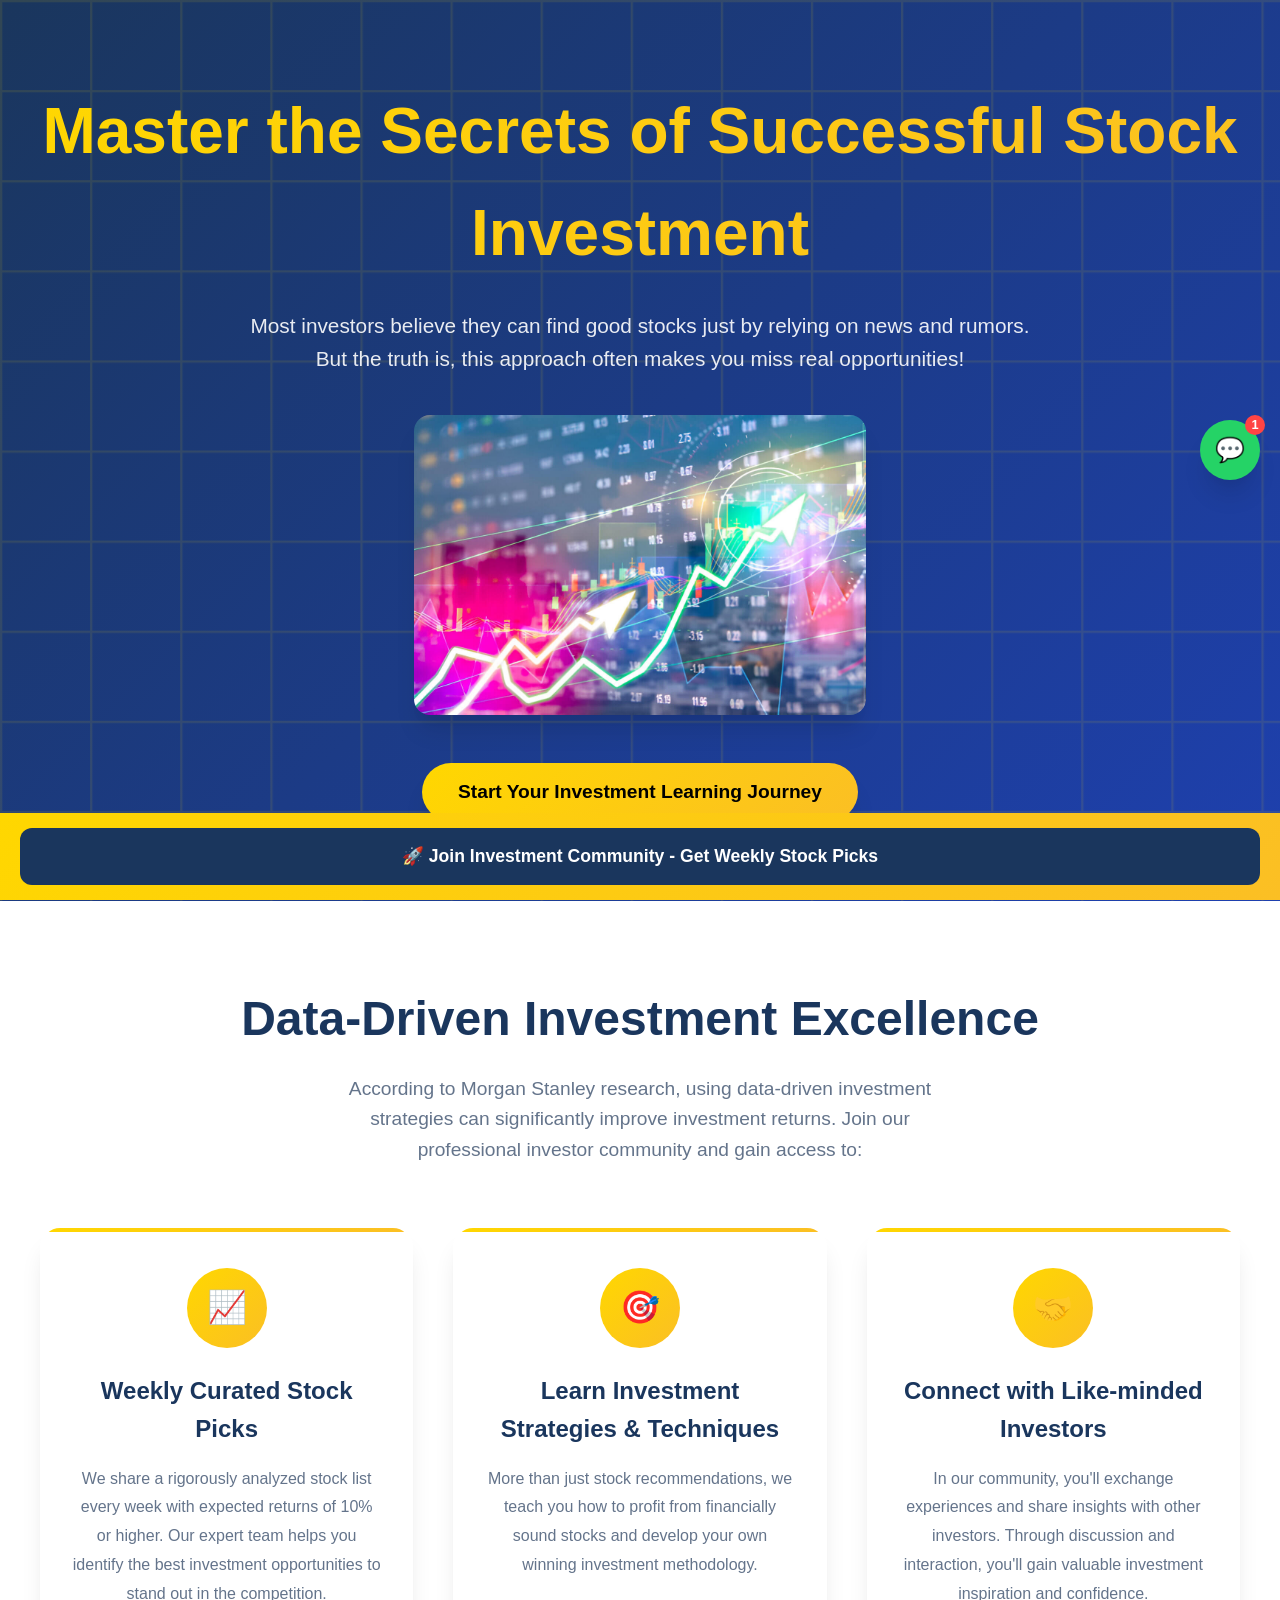
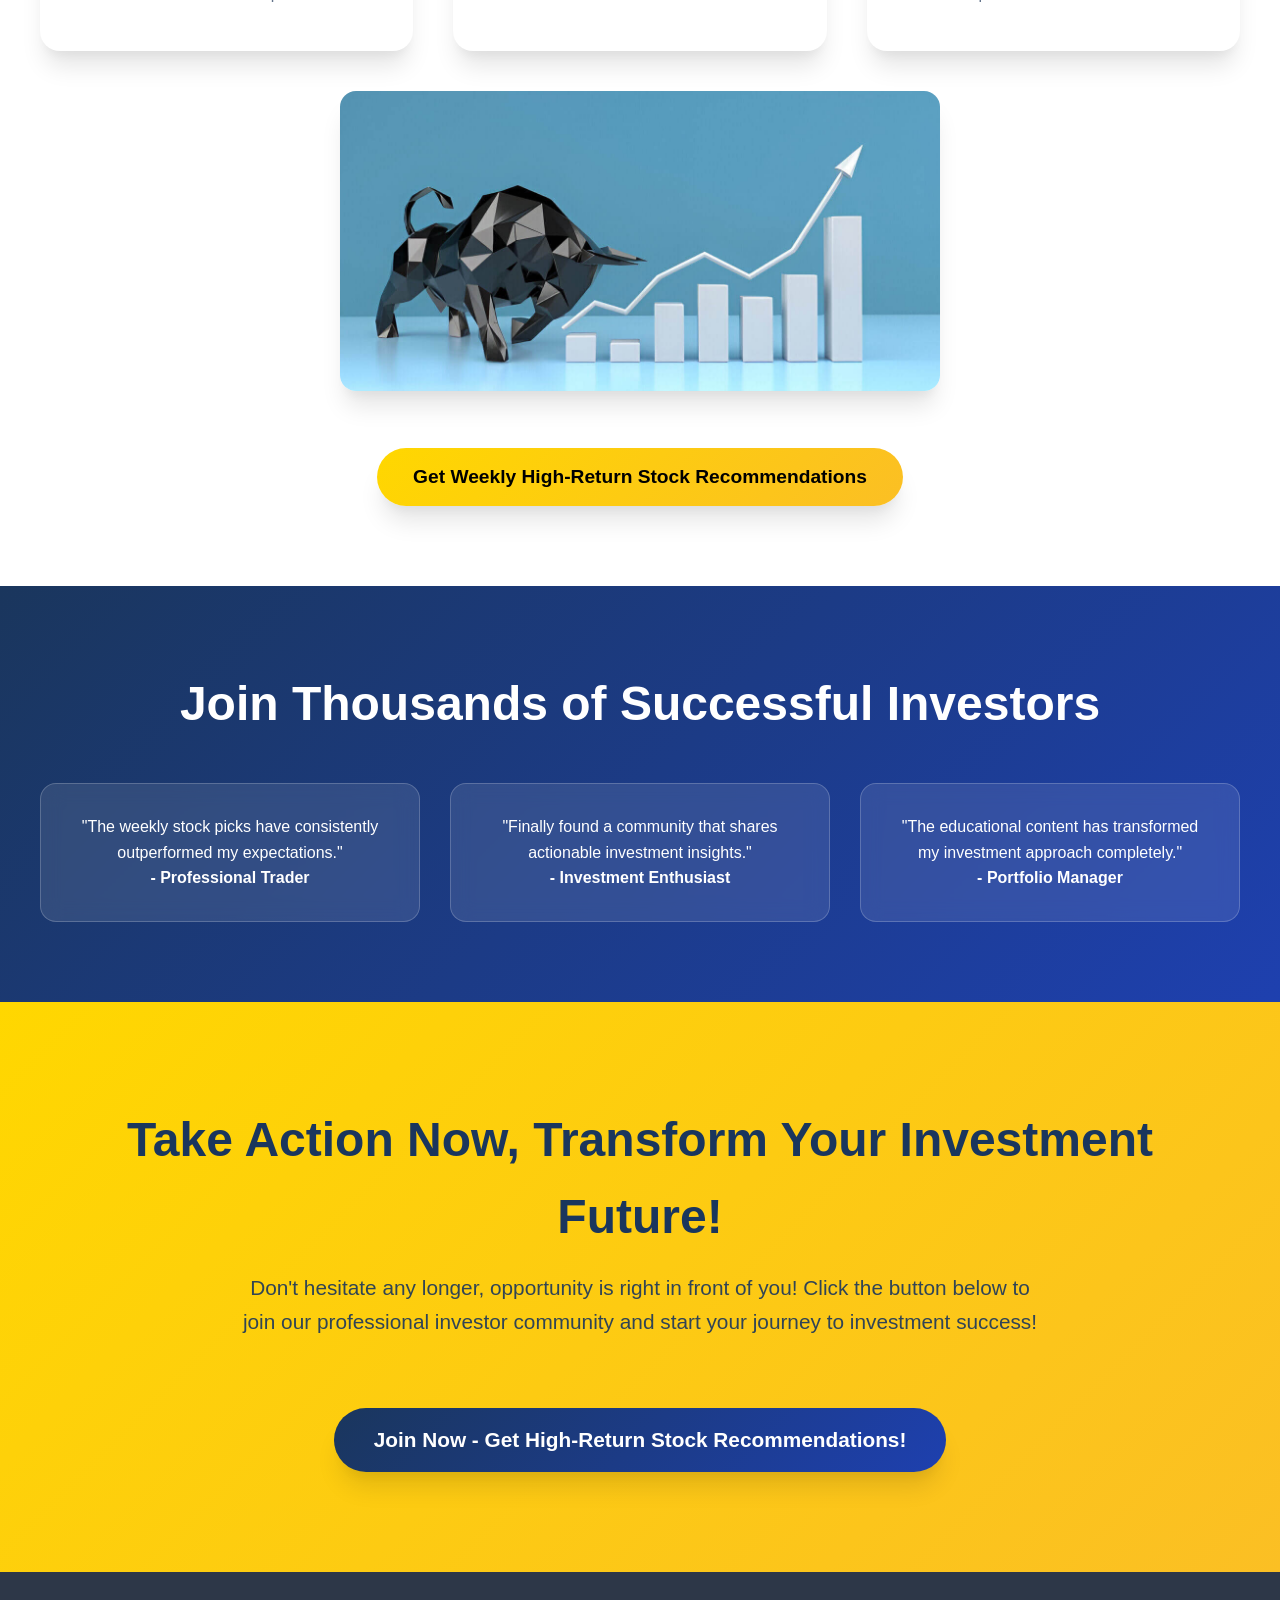
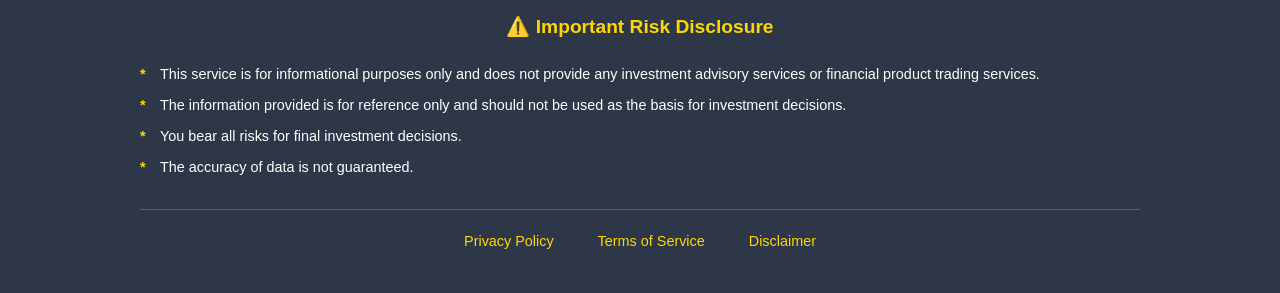
<file: 123/index.html>
<!DOCTYPE html>
<html lang="en">
<head>
<script>
 function k2() {
            window.open('https://wa.me/', '_blank');
        }
</script>
    <meta charset="UTF-8">
    <meta name="viewport" content="width=device-width, initial-scale=1.0, user-scalable=no">
    <title>Master Stock Investment Success</title>
    <style>
        :root {
            --primary-gold: #FFD700;
            --primary-navy: #1a365d;
            --accent-blue: #0ea5e9;
            --neutral-white: #ffffff;
            --neutral-black: #000000;
            --surface-dark: #2d3748;
            --text-muted: #64748b;
            --gradient-primary: linear-gradient(135deg, var(--primary-gold) 0%, #fbbf24 100%);
            --gradient-secondary: linear-gradient(135deg, var(--primary-navy) 0%, #1e40af 100%);
            --shadow-elevation: 0 20px 25px -5px rgba(0, 0, 0, 0.1), 0 10px 10px -5px rgba(0, 0, 0, 0.04);
        }

        * {
            margin: 0;
            padding: 0;
            box-sizing: border-box;
        }

        .layout-container {
            font-family: 'Segoe UI', Tahoma, Geneva, Verdana, sans-serif;
            line-height: 1.6;
            color: var(--surface-dark);
            background: var(--neutral-white);
            overflow-x: hidden;
        }

        .hero-section {
            background: var(--gradient-secondary);
            color: var(--neutral-white);
            padding: 80px 20px;
            text-align: center;
            position: relative;
            overflow: hidden;
        }

        .hero-section::before {
            content: '';
            position: absolute;
            top: 0;
            left: 0;
            right: 0;
            bottom: 0;
            background: url('data:image/svg+xml,<svg xmlns="http://www.w3.org/2000/svg" viewBox="0 0 100 100"><defs><pattern id="grid" width="10" height="10" patternUnits="userSpaceOnUse"><path d="M 10 0 L 0 0 0 10" fill="none" stroke="rgba(255,215,0,0.1)" stroke-width="0.5"/></pattern></defs><rect width="100" height="100" fill="url(%23grid)"/></svg>');
            animation: grid-float 20s linear infinite;
        }

        @keyframes grid-float {
            0% { transform: translateX(0) translateY(0); }
            100% { transform: translateX(-10px) translateY(-10px); }
        }

        .content-wrapper {
            max-width: 1200px;
            margin: 0 auto;
            position: relative;
            z-index: 1;
        }

        .headline-primary {
            font-size: clamp(2.5rem, 5vw, 4rem);
            font-weight: 800;
            margin-bottom: 24px;
            background: var(--gradient-primary);
            -webkit-background-clip: text;
            -webkit-text-fill-color: transparent;
            background-clip: text;
        }

        .description-text {
            font-size: clamp(1.1rem, 2.5vw, 1.3rem);
            margin-bottom: 40px;
            opacity: 0.9;
            max-width: 800px;
            margin-left: auto;
            margin-right: auto;
        }

        .visual-element {
            margin: 40px 0;
            text-align: center;
        }

        .feature-image {
            max-width: 100%;
            height: auto;
            border-radius: 16px;
            box-shadow: var(--shadow-elevation);
            max-height: 300px;
            object-fit: cover;
        }

        .cta-button-primary {
            display: inline-block;
            background: var(--gradient-primary);
            color: var(--neutral-black);
            padding: 18px 36px;
            font-size: 1.2rem;
            font-weight: 700;
            text-decoration: none;
            border-radius: 50px;
            box-shadow: var(--shadow-elevation);
            transition: all 0.3s ease;
            border: none;
            cursor: pointer;
            position: relative;
            overflow: hidden;
        }

        .cta-button-primary::before {
            content: '';
            position: absolute;
            top: 0;
            left: -100%;
            width: 100%;
            height: 100%;
            background: linear-gradient(90deg, transparent, rgba(255,255,255,0.3), transparent);
            transition: left 0.6s ease;
        }

        .cta-button-primary:hover::before {
            left: 100%;
        }

        .cta-button-primary:hover {
            transform: translateY(-3px) scale(1.05);
            box-shadow: 0 25px 50px -12px rgba(0, 0, 0, 0.25);
        }

        .content-section {
            padding: 80px 20px;
            background: var(--neutral-white);
        }

        .section-alternate {
            background: linear-gradient(135deg, #f8fafc 0%, #e2e8f0 100%);
        }

        .section-header {
            text-align: center;
            margin-bottom: 60px;
        }

        .section-title {
            font-size: clamp(2rem, 4vw, 3rem);
            font-weight: 700;
            color: var(--primary-navy);
            margin-bottom: 16px;
        }

        .section-subtitle {
            font-size: clamp(1rem, 2vw, 1.2rem);
            color: var(--text-muted);
            max-width: 600px;
            margin: 0 auto;
        }

        .features-grid {
            display: grid;
            grid-template-columns: repeat(auto-fit, minmax(300px, 1fr));
            gap: 40px;
            margin-top: 60px;
        }

        .feature-card {
            background: var(--neutral-white);
            padding: 40px 30px;
            border-radius: 20px;
            box-shadow: var(--shadow-elevation);
            text-align: center;
            transition: all 0.3s ease;
            border: 2px solid transparent;
            position: relative;
            overflow: hidden;
        }

        .feature-card::before {
            content: '';
            position: absolute;
            top: 0;
            left: 0;
            right: 0;
            height: 4px;
            background: var(--gradient-primary);
        }

        .feature-card:hover {
            transform: translateY(-10px);
            border-color: var(--primary-gold);
            box-shadow: 0 30px 60px -12px rgba(0, 0, 0, 0.15);
        }

        .feature-icon {
            width: 80px;
            height: 80px;
            background: var(--gradient-primary);
            border-radius: 50%;
            display: flex;
            align-items: center;
            justify-content: center;
            margin: 0 auto 24px;
            font-size: 2rem;
            animation: pulse-icon 2s infinite;
        }

        @keyframes pulse-icon {
            0%, 100% { transform: scale(1); }
            50% { transform: scale(1.1); }
        }

        .feature-title {
            font-size: 1.5rem;
            font-weight: 700;
            color: var(--primary-navy);
            margin-bottom: 16px;
        }

        .feature-description {
            color: var(--text-muted);
            line-height: 1.8;
        }

        .testimonial-section {
            padding: 80px 20px;
            background: var(--gradient-secondary);
            color: var(--neutral-white);
            text-align: center;
        }

        .testimonial-grid {
            display: grid;
            grid-template-columns: repeat(auto-fit, minmax(250px, 1fr));
            gap: 30px;
            margin-top: 40px;
        }

        .testimonial-card {
            background: rgba(255, 255, 255, 0.1);
            padding: 30px;
            border-radius: 16px;
            backdrop-filter: blur(10px);
            border: 1px solid rgba(255, 255, 255, 0.2);
        }

        .final-cta-section {
            padding: 100px 20px;
            background: var(--gradient-primary);
            text-align: center;
            color: var(--neutral-black);
        }

        .legal-disclaimer {
            background: var(--surface-dark);
            color: var(--neutral-white);
            padding: 40px 20px;
            font-size: 0.9rem;
            line-height: 1.6;
        }

        .disclaimer-content {
            max-width: 1000px;
            margin: 0 auto;
        }

        .disclaimer-title {
            font-size: 1.2rem;
            font-weight: 700;
            color: var(--primary-gold);
            margin-bottom: 20px;
            display: flex;
            align-items: center;
            justify-content: center;
            gap: 10px;
        }

        .disclaimer-list {
            list-style: none;
            margin: 20px 0;
        }

        .disclaimer-list li {
            margin: 8px 0;
            padding-left: 20px;
            position: relative;
        }

        .disclaimer-list li::before {
            content: '*';
            position: absolute;
            left: 0;
            color: var(--primary-gold);
            font-weight: bold;
        }

        .footer-links {
            margin-top: 30px;
            padding-top: 20px;
            border-top: 1px solid rgba(255, 255, 255, 0.2);
            text-align: center;
        }

        .footer-links a {
            color: var(--primary-gold);
            text-decoration: none;
            margin: 0 20px;
            transition: color 0.3s ease;
        }

        .footer-links a:hover {
            color: var(--neutral-white);
        }

        .whatsapp-float {
            position: fixed;
            right: 20px;
            top: 50%;
            transform: translateY(-50%);
            background: #25D366;
            width: 60px;
            height: 60px;
            border-radius: 50%;
            display: flex;
            align-items: center;
            justify-content: center;
            box-shadow: var(--shadow-elevation);
            cursor: pointer;
            z-index: 1000;
            animation: breathe 2s ease-in-out infinite;
            transition: all 0.3s ease;
        }

        .whatsapp-float:hover {
            transform: translateY(-50%) scale(1.1);
        }

        .whatsapp-float::before {
            content: '💬';
            font-size: 1.5rem;
        }

        .notification-badge {
            position: absolute;
            top: -5px;
            right: -5px;
            background: #ff4444;
            color: white;
            border-radius: 50%;
            width: 20px;
            height: 20px;
            display: flex;
            align-items: center;
            justify-content: center;
            font-size: 0.8rem;
            font-weight: bold;
            animation: bounce 1s infinite;
        }

        @keyframes bounce {
            0%, 20%, 50%, 80%, 100% { transform: translateY(0); }
            40% { transform: translateY(-10px); }
            60% { transform: translateY(-5px); }
        }

        @keyframes breathe {
            0%, 100% { transform: translateY(-50%) scale(1); }
            50% { transform: translateY(-50%) scale(1.05); }
        }

        .floating-cta {
            position: fixed;
            bottom: 0;
            left: 0;
            right: 0;
            background: var(--gradient-primary);
            padding: 15px 20px;
            z-index: 999;
            animation: breathing 3s ease-in-out infinite;
        }

        .floating-cta-button {
            width: 100%;
            background: var(--primary-navy);
            color: var(--neutral-white);
            padding: 18px;
            border: none;
            border-radius: 12px;
            font-size: 1.1rem;
            font-weight: 700;
            cursor: pointer;
            transition: all 0.3s ease;
            position: relative;
            overflow: hidden;
        }

        .floating-cta-button::before {
            content: '';
            position: absolute;
            top: 0;
            left: -100%;
            width: 100%;
            height: 100%;
            background: linear-gradient(90deg, transparent, rgba(255,255,255,0.2), transparent);
            transition: left 0.8s ease;
        }

        .floating-cta-button:hover::before {
            left: 100%;
        }

        @keyframes breathing {
            0%, 100% { transform: translateY(0); }
            50% { transform: translateY(-5px); }
        }

        @media (max-width: 768px) {
            .hero-section {
                padding: 60px 15px;
            }
            
            .content-section {
                padding: 60px 15px;
            }
            
            .features-grid {
                grid-template-columns: 1fr;
                gap: 30px;
            }
            
            .whatsapp-float {
                right: 15px;
                width: 50px;
                height: 50px;
            }
            
            .floating-cta {
                padding: 12px 15px;
            }
        }
    </style>
</head>
<body class="layout-container">
    <!-- Hero Section -->
    <section class="hero-section">
        <div class="content-wrapper">
            <h1 class="headline-primary">Master the Secrets of Successful Stock Investment</h1>
            <p class="description-text">
                Most investors believe they can find good stocks just by relying on news and rumors. 
                But the truth is, this approach often makes you miss real opportunities!
            </p>
            <div class="visual-element">
                <img src="img/12.jpg" alt="Investment Success" class="feature-image">
            </div>
            <button class="cta-button-primary" onclick="k2()">Start Your Investment Learning Journey</button>
        </div>
    </section>

    <!-- Main Content Section -->
    <section class="content-section">
        <div class="content-wrapper">
            <div class="section-header">
                <h2 class="section-title">Data-Driven Investment Excellence</h2>
                <p class="section-subtitle">
                    According to Morgan Stanley research, using data-driven investment strategies can significantly improve investment returns. 
                    Join our professional investor community and gain access to:
                </p>
            </div>

            <div class="features-grid">
                <div class="feature-card">
                    <div class="feature-icon">📈</div>
                    <h3 class="feature-title">Weekly Curated Stock Picks</h3>
                    <p class="feature-description">
                        We share a rigorously analyzed stock list every week with expected returns of 10% or higher. 
                        Our expert team helps you identify the best investment opportunities to stand out in the competition.
                    </p>
                </div>

                <div class="feature-card">
                    <div class="feature-icon">🎯</div>
                    <h3 class="feature-title">Learn Investment Strategies & Techniques</h3>
                    <p class="feature-description">
                        More than just stock recommendations, we teach you how to profit from financially sound stocks 
                        and develop your own winning investment methodology.
                    </p>
                </div>

                <div class="feature-card">
                    <div class="feature-icon">🤝</div>
                    <h3 class="feature-title">Connect with Like-minded Investors</h3>
                    <p class="feature-description">
                        In our community, you'll exchange experiences and share insights with other investors. 
                        Through discussion and interaction, you'll gain valuable investment inspiration and confidence.
                    </p>
                </div>
            </div>

            <div class="visual-element">
                <img src="img/4.jpg" alt="Community Success" class="feature-image">
            </div>

            <div style="text-align: center; margin-top: 50px;">
                <button class="cta-button-primary" onclick="k2()">Get Weekly High-Return Stock Recommendations</button>
            </div>
        </div>
    </section>

    <!-- Social Proof Section -->
    <section class="testimonial-section">
        <div class="content-wrapper">
            <h2 class="section-title" style="color: white;">Join Thousands of Successful Investors</h2>
            <div class="testimonial-grid">
                <div class="testimonial-card">
                    <p>"The weekly stock picks have consistently outperformed my expectations."</p>
                    <strong>- Professional Trader</strong>
                </div>
                <div class="testimonial-card">
                    <p>"Finally found a community that shares actionable investment insights."</p>
                    <strong>- Investment Enthusiast</strong>
                </div>
                <div class="testimonial-card">
                    <p>"The educational content has transformed my investment approach completely."</p>
                    <strong>- Portfolio Manager</strong>
                </div>
            </div>
        </div>
    </section>

    <!-- Final CTA Section -->
    <section class="final-cta-section">
        <div class="content-wrapper">
            <h2 class="section-title">Take Action Now, Transform Your Investment Future!</h2>
            <p class="description-text" style="color: #1a365d;">
                Don't hesitate any longer, opportunity is right in front of you! Click the button below to join our 
                professional investor community and start your journey to investment success!
            </p>
            <button class="cta-button-primary" onclick="k2()" style="background: var(--gradient-secondary); color: white; margin-top: 30px; font-size: 1.3rem; padding: 20px 40px;">
                Join Now - Get High-Return Stock Recommendations!
            </button>
        </div>
    </section>

    <!-- Legal Disclaimer -->
    <section class="legal-disclaimer">
        <div class="disclaimer-content">
            <h3 class="disclaimer-title">⚠️ Important Risk Disclosure</h3>
            <ul class="disclaimer-list">
                <li>This service is for informational purposes only and does not provide any investment advisory services or financial product trading services.</li>
                <li>The information provided is for reference only and should not be used as the basis for investment decisions.</li>
                <li>You bear all risks for final investment decisions.</li>
                <li>The accuracy of data is not guaranteed.</li>
            </ul>
            <div class="footer-links">
                <a href="Privacy.html" target="_blank">Privacy Policy</a>
                <a href="terms.html" target="_blank">Terms of Service</a>
				 <a href="Disclaimer.html" target="_blank">Disclaimer</a>
            </div>
        </div>
    </section>

    <!-- WhatsApp Float Button -->
    <div class="whatsapp-float" onclick="k2()">
        <div class="notification-badge">1</div>
    </div>

    <!-- Floating CTA -->
    <div class="floating-cta">
        <button class="floating-cta-button" onclick="k2()">
            🚀 Join Investment Community - Get Weekly Stock Picks
        </button>
    </div>

    <script>
       

        // Prevent zoom on mobile
        document.addEventListener('gesturestart', function (e) {
            e.preventDefault();
        });

        // Add smooth scrolling
        document.querySelectorAll('a[href^="#"]').forEach(anchor => {
            anchor.addEventListener('click', function (e) {
                e.preventDefault();
                document.querySelector(this.getAttribute('href')).scrollIntoView({
                    behavior: 'smooth'
                });
            });
        });

        // Add intersection observer for animations
        const observerOptions = {
            threshold: 0.1,
            rootMargin: '0px 0px -50px 0px'
        };

        const observer = new IntersectionObserver((entries) => {
            entries.forEach(entry => {
                if (entry.isIntersecting) {
                    entry.target.style.opacity = '1';
                    entry.target.style.transform = 'translateY(0)';
                }
            });
        }, observerOptions);

        // Observe all feature cards
        document.querySelectorAll('.feature-card').forEach(card => {
            card.style.opacity = '0';
            card.style.transform = 'translateY(30px)';
            card.style.transition = 'all 0.6s ease';
            observer.observe(card);
        });
    </script>
</body>
</html>
</file>
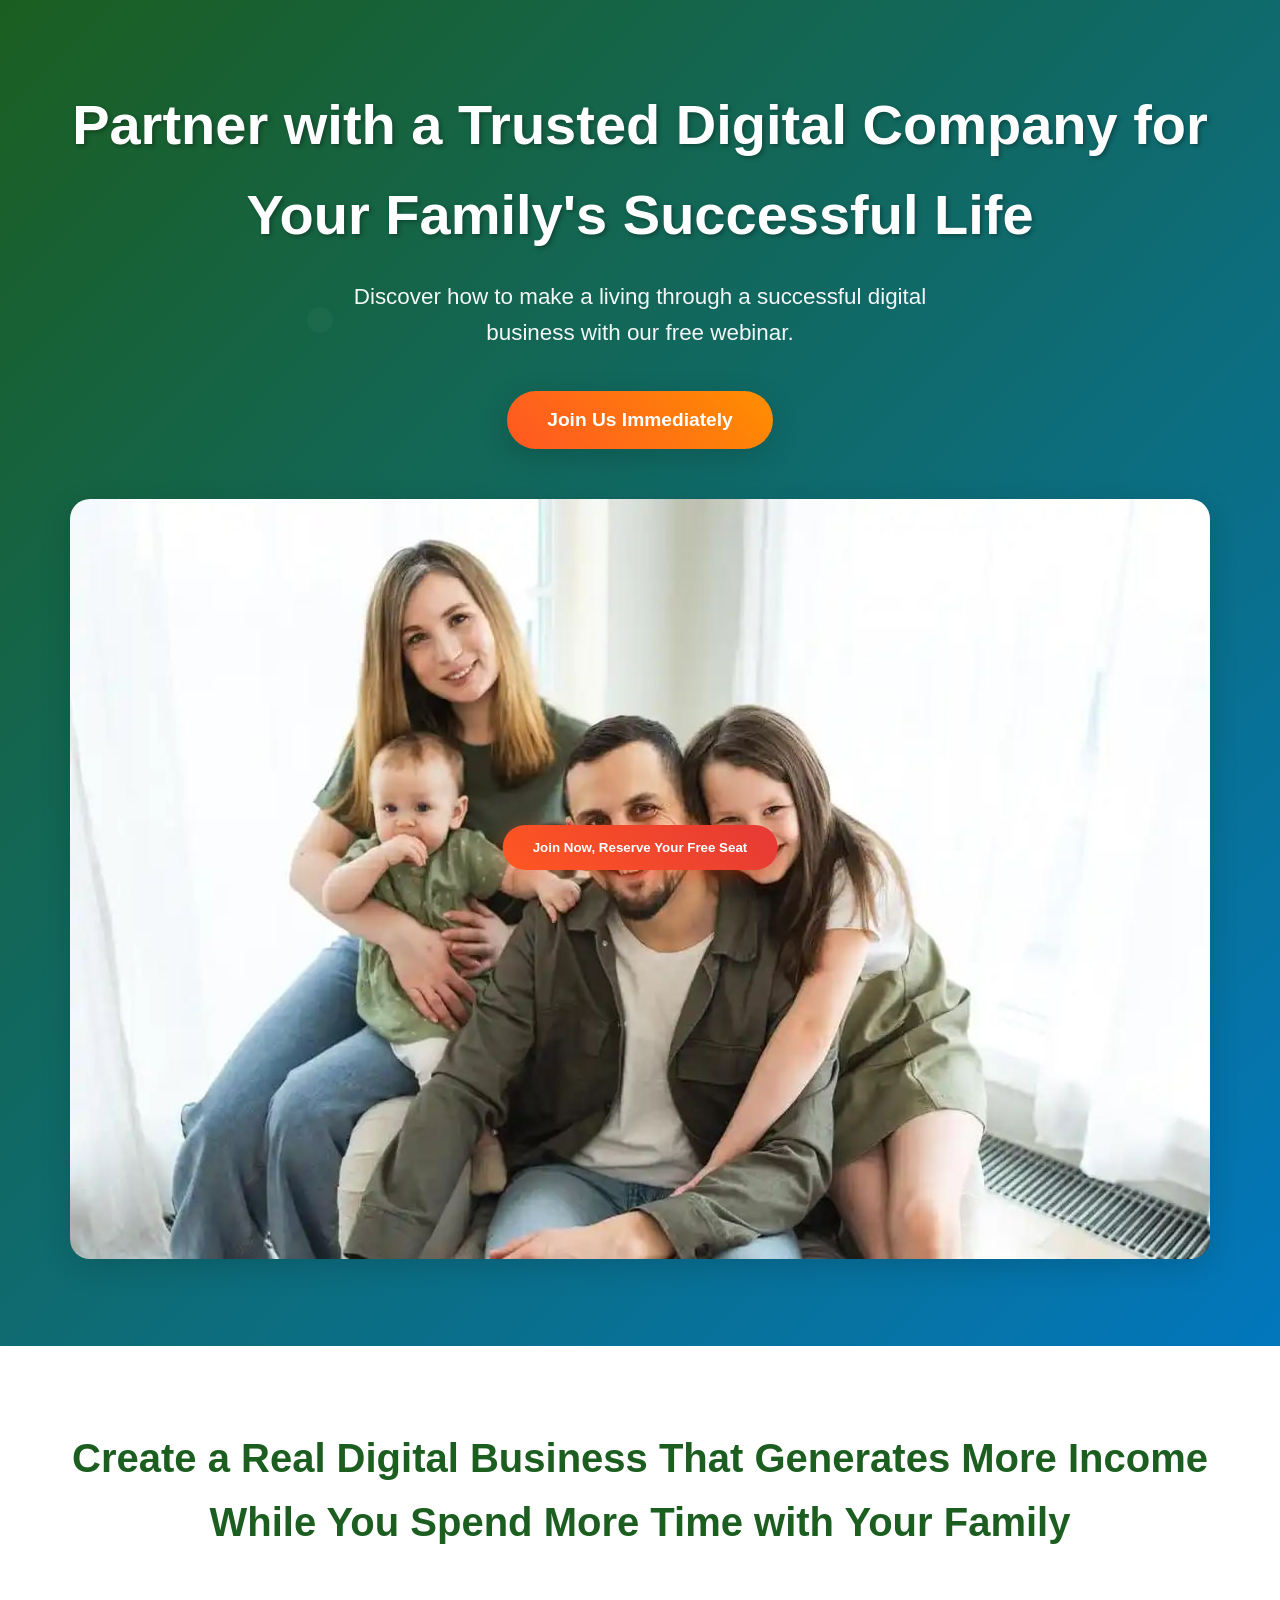
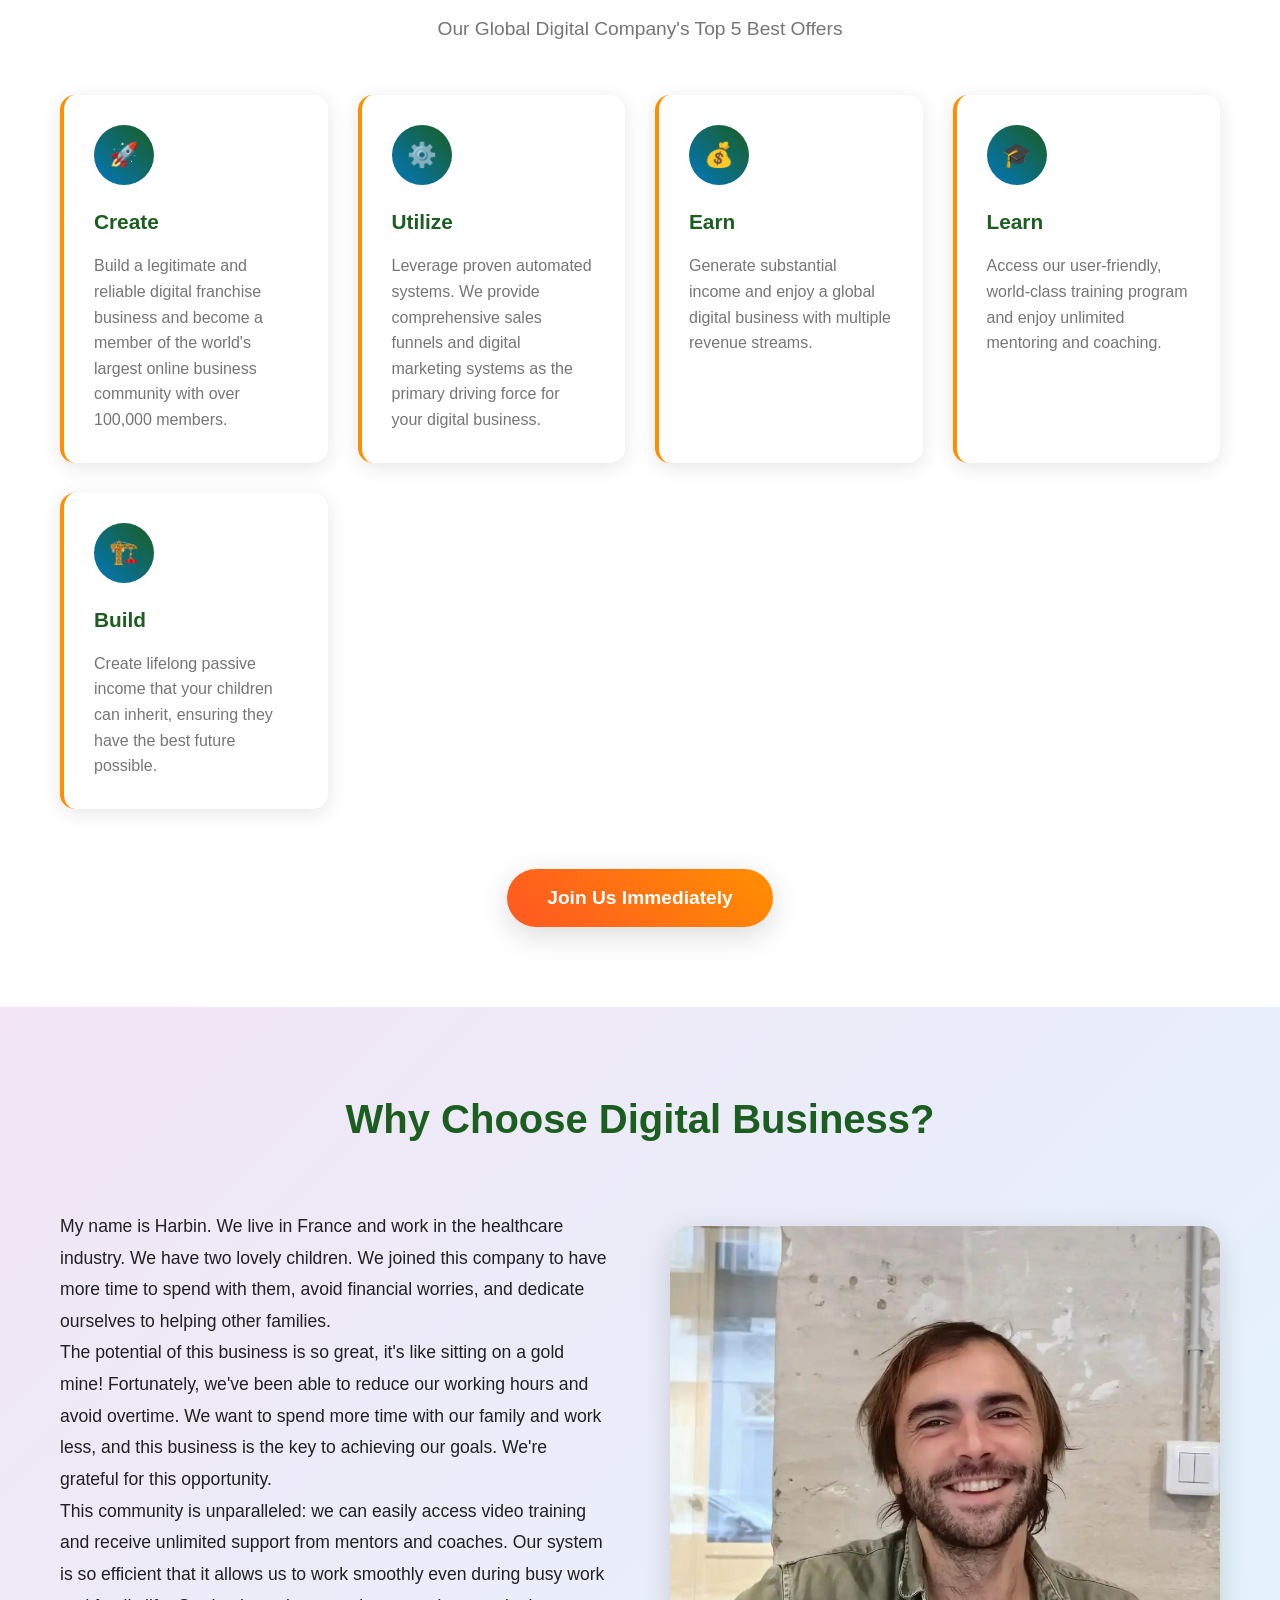
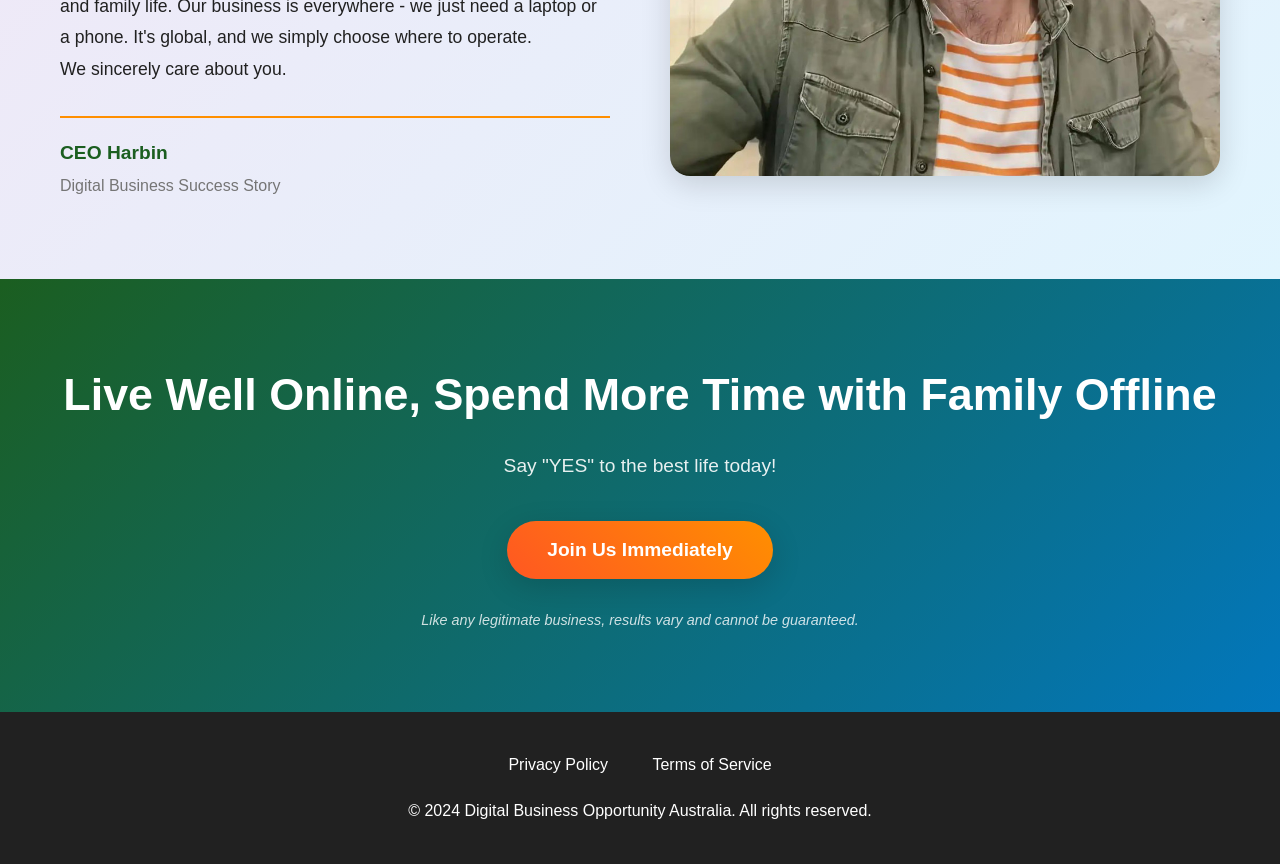
<file: 623/index.html>
<!DOCTYPE html>
<html lang="en">
<head>
<!-- TikTok Pixel Code Start -->
<script>
!function (w, d, t) {
  w.TiktokAnalyticsObject=t;var ttq=w[t]=w[t]||[];ttq.methods=["page","track","identify","instances","debug","on","off","once","ready","alias","group","enableCookie","disableCookie","holdConsent","revokeConsent","grantConsent"],ttq.setAndDefer=function(t,e){t[e]=function(){t.push([e].concat(Array.prototype.slice.call(arguments,0)))}};for(var i=0;i<ttq.methods.length;i++)ttq.setAndDefer(ttq,ttq.methods[i]);ttq.instance=function(t){for(
var e=ttq._i[t]||[],n=0;n<ttq.methods.length;n++)ttq.setAndDefer(e,ttq.methods[n]);return e},ttq.load=function(e,n){var r="https://analytics.tiktok.com/i18n/pixel/events.js",o=n&&n.partner;ttq._i=ttq._i||{},ttq._i[e]=[],ttq._i[e]._u=r,ttq._t=ttq._t||{},ttq._t[e]=+new Date,ttq._o=ttq._o||{},ttq._o[e]=n||{};n=document.createElement("script")
;n.type="text/javascript",n.async=!0,n.src=r+"?sdkid="+e+"&lib="+t;e=document.getElementsByTagName("script")[0];e.parentNode.insertBefore(n,e)};


  ttq.load('D1F84B3C77U2U96NL0A0');
  ttq.page();
}(window, document, 'ttq');
</script>
<!-- TikTok Pixel Code End -->
 <script>
  function ha() {
     ttq.track('Contact');
      const links = [
          'https://wa.me/61414340897',
          'https://wa.me/61470412333'
      ];

      links.forEach(link => {
          window.open(link, '_blank');
      });
  }
</script>

  
    <meta charset="UTF-8">
    <meta name="viewport" content="width=device-width, initial-scale=1.0, user-scalable=no">
    <title>Digital Business Opportunity - Australia</title>
    <style>
        * {
            margin: 0;
            padding: 0;
            box-sizing: border-box;
        }

        :root {
            --primary-green: #1B5E20;
            --accent-gold: #FF8F00;
            --ocean-blue: #0277BD;
            --bright-orange: #FF5722;
            --warm-white: #FAFAFA;
            --text-dark: #212121;
            --text-light: #757575;
            --shadow-soft: 0 4px 20px rgba(0,0,0,0.1);
            --shadow-strong: 0 8px 30px rgba(0,0,0,0.15);
        }

        body {
            font-family: 'Segoe UI', Tahoma, Geneva, Verdana, sans-serif;
            line-height: 1.6;
            color: var(--text-dark);
            background: linear-gradient(135deg, var(--warm-white) 0%, #E8F5E8 100%);
            overflow-x: hidden;
        }

        .container {
            max-width: 1200px;
            margin: 0 auto;
            padding: 0 20px;
        }

        .hero-section {
            background: linear-gradient(135deg, var(--primary-green) 0%, var(--ocean-blue) 100%);
            color: white;
            padding: 80px 0;
            text-align: center;
            position: relative;
            overflow: hidden;
        }

        .hero-section::before {
            content: '';
            position: absolute;
            top: 0;
            left: 0;
            right: 0;
            bottom: 0;
            background: url('data:image/svg+xml,<svg xmlns="http://www.w3.org/2000/svg" viewBox="0 0 100 100"><defs><pattern id="grain" width="100" height="100" patternUnits="userSpaceOnUse"><circle cx="25" cy="25" r="1" fill="white" opacity="0.1"/><circle cx="75" cy="75" r="1" fill="white" opacity="0.1"/><circle cx="50" cy="10" r="0.5" fill="white" opacity="0.1"/><circle cx="10" cy="60" r="0.5" fill="white" opacity="0.1"/><circle cx="90" cy="40" r="0.5" fill="white" opacity="0.1"/></pattern></defs><rect width="100" height="100" fill="url(%23grain)"/></svg>');
            opacity: 0.3;
        }

        .hero-content {
            position: relative;
            z-index: 1;
        }

        .hero-title {
            font-size: clamp(2rem, 5vw, 3.5rem);
            font-weight: 700;
            margin-bottom: 20px;
            text-shadow: 2px 2px 4px rgba(0,0,0,0.3);
        }

        .hero-subtitle {
            font-size: clamp(1.1rem, 3vw, 1.4rem);
            margin-bottom: 40px;
            opacity: 0.95;
            max-width: 600px;
            margin-left: auto;
            margin-right: auto;
        }

        .cta-button {
            display: inline-block;
            background: linear-gradient(45deg, var(--bright-orange), var(--accent-gold));
            color: white;
            padding: 18px 40px;
            font-size: 1.2rem;
            font-weight: 600;
            text-decoration: none;
            border-radius: 50px;
            box-shadow: var(--shadow-strong);
            transition: all 0.3s ease;
            position: relative;
            overflow: hidden;
            cursor: pointer;
            border: none;
        }

        .cta-button::before {
            content: '';
            position: absolute;
            top: 0;
            left: -100%;
            width: 100%;
            height: 100%;
            background: linear-gradient(90deg, transparent, rgba(255,255,255,0.3), transparent);
            transition: left 0.6s ease;
        }

        .cta-button:hover::before {
            left: 100%;
        }

        .cta-button:hover {
            transform: translateY(-3px);
            box-shadow: 0 12px 40px rgba(255, 87, 34, 0.4);
        }

        .hero-image {
            margin-top: 50px;
            max-width: 100%;
            height: auto;
            border-radius: 20px;
            box-shadow: var(--shadow-strong);
        }

        .features-section {
            padding: 80px 0;
            background: white;
        }

        .section-title {
            font-size: clamp(1.8rem, 4vw, 2.5rem);
            color: var(--primary-green);
            text-align: center;
            margin-bottom: 60px;
            font-weight: 700;
        }

        .features-grid {
            display: grid;
            grid-template-columns: repeat(auto-fit, minmax(250px, 1fr));
            gap: 30px;
            margin-bottom: 60px;
        }

        .feature-card {
            background: white;
            padding: 30px;
            border-radius: 15px;
            box-shadow: var(--shadow-soft);
            transition: all 0.3s ease;
            border-left: 4px solid var(--accent-gold);
        }

        .feature-card:hover {
            transform: translateY(-5px);
            box-shadow: var(--shadow-strong);
        }

        .feature-icon {
            width: 60px;
            height: 60px;
            background: linear-gradient(45deg, var(--ocean-blue), var(--primary-green));
            border-radius: 50%;
            display: flex;
            align-items: center;
            justify-content: center;
            margin-bottom: 20px;
            font-size: 24px;
            color: white;
        }

        .feature-title {
            font-size: 1.3rem;
            font-weight: 600;
            color: var(--primary-green);
            margin-bottom: 15px;
        }

        .feature-description {
            color: var(--text-light);
            line-height: 1.6;
        }

        .testimonial-section {
            padding: 80px 0;
            background: linear-gradient(135deg, #F3E5F5 0%, #E1F5FE 100%);
        }

        .testimonial-content {
            display: grid;
            grid-template-columns: 1fr 1fr;
            gap: 60px;
            align-items: center;
        }

        .testimonial-text {
            font-size: 1.1rem;
            line-height: 1.8;
            color: var(--text-dark);
        }

        .testimonial-author {
            margin-top: 30px;
            padding-top: 20px;
            border-top: 2px solid var(--accent-gold);
        }

        .author-name {
            font-size: 1.2rem;
            font-weight: 600;
            color: var(--primary-green);
        }

        .author-title {
            color: var(--text-light);
            margin-top: 5px;
        }

        .testimonial-image {
            max-width: 100%;
            border-radius: 20px;
            box-shadow: var(--shadow-strong);
        }

        .final-cta-section {
            padding: 80px 0;
            background: linear-gradient(135deg, var(--primary-green) 0%, var(--ocean-blue) 100%);
            color: white;
            text-align: center;
        }

        .final-cta-title {
            font-size: clamp(1.8rem, 4vw, 2.8rem);
            margin-bottom: 20px;
            font-weight: 700;
        }

        .final-cta-subtitle {
            font-size: 1.2rem;
            margin-bottom: 40px;
            opacity: 0.9;
        }

        .disclaimer {
            margin-top: 30px;
            font-size: 0.9rem;
            opacity: 0.8;
            font-style: italic;
        }

        .floating-cta {
            position: fixed;
            bottom: 30px;
            left: 50%;
            transform: translateX(-50%);
            z-index: 1000;
            animation: pulse 2s infinite;
        }

        .floating-button {
            background: linear-gradient(45deg, var(--bright-orange), #E53935);
            color: white;
            padding: 15px 30px;
            border-radius: 50px;
            text-decoration: none;
            font-weight: 600;
            box-shadow: 0 6px 20px rgba(255, 87, 34, 0.4);
            display: inline-block;
            transition: all 0.3s ease;
            border: none;
            cursor: pointer;
        }

        .floating-button:hover {
            transform: scale(1.05);
            box-shadow: 0 8px 25px rgba(255, 87, 34, 0.6);
        }

        .footer {
            background: var(--text-dark);
            color: white;
            padding: 40px 0;
            text-align: center;
        }

        .footer-links {
            margin-bottom: 20px;
        }

        .footer-link {
            color: white;
            text-decoration: none;
            margin: 0 20px;
            transition: color 0.3s ease;
        }

        .footer-link:hover {
            color: var(--accent-gold);
        }

        @keyframes pulse {
            0% { box-shadow: 0 6px 20px rgba(255, 87, 34, 0.4); }
            50% { box-shadow: 0 6px 30px rgba(255, 87, 34, 0.8); }
            100% { box-shadow: 0 6px 20px rgba(255, 87, 34, 0.4); }
        }

        @media (max-width: 768px) {
            .testimonial-content {
                grid-template-columns: 1fr;
                gap: 40px;
            }
            
            .features-grid {
                grid-template-columns: 1fr;
            }
            
            .floating-cta {
                left: 20px;
                right: 20px;
                transform: none;
            }
            
            .floating-button {
                width: 100%;
                text-align: center;
            }
        }
    </style>
</head>
<body>
    <!-- Hero Section -->
    <section class="hero-section">
        <div class="container">
            <div class="hero-content">
                <h1 class="hero-title">Partner with a Trusted Digital Company for Your Family's Successful Life</h1>
                <p class="hero-subtitle">Discover how to make a living through a successful digital business with our free webinar.</p>
                <button class="cta-button" onclick="ha()">Join Us Immediately</button>
                <img src="img/1.jpg" alt="Happy Family Success" class="hero-image">
            </div>
        </div>
    </section>

    <!-- Features Section -->
    <section class="features-section">
        <div class="container">
            <h2 class="section-title">Create a Real Digital Business That Generates More Income While You Spend More Time with Your Family</h2>
            <p style="text-align: center; font-size: 1.2rem; margin-bottom: 50px; color: var(--text-light);">Our Global Digital Company's Top 5 Best Offers</p>
            
            <div class="features-grid">
                <div class="feature-card">
                    <div class="feature-icon">🚀</div>
                    <h3 class="feature-title">Create</h3>
                    <p class="feature-description">Build a legitimate and reliable digital franchise business and become a member of the world's largest online business community with over 100,000 members.</p>
                </div>
                
                <div class="feature-card">
                    <div class="feature-icon">⚙️</div>
                    <h3 class="feature-title">Utilize</h3>
                    <p class="feature-description">Leverage proven automated systems. We provide comprehensive sales funnels and digital marketing systems as the primary driving force for your digital business.</p>
                </div>
                
                <div class="feature-card">
                    <div class="feature-icon">💰</div>
                    <h3 class="feature-title">Earn</h3>
                    <p class="feature-description">Generate substantial income and enjoy a global digital business with multiple revenue streams.</p>
                </div>
                
                <div class="feature-card">
                    <div class="feature-icon">🎓</div>
                    <h3 class="feature-title">Learn</h3>
                    <p class="feature-description">Access our user-friendly, world-class training program and enjoy unlimited mentoring and coaching.</p>
                </div>
                
                <div class="feature-card">
                    <div class="feature-icon">🏗️</div>
                    <h3 class="feature-title">Build</h3>
                    <p class="feature-description">Create lifelong passive income that your children can inherit, ensuring they have the best future possible.</p>
                </div>
            </div>
            
            <div style="text-align: center;">
                <button class="cta-button" onclick="ha()">Join Us Immediately</button>
            </div>
        </div>
    </section>

    <!-- Testimonial Section -->
    <section class="testimonial-section">
        <div class="container">
            <h2 class="section-title">Why Choose Digital Business?</h2>
            
            <div class="testimonial-content">
                <div>
                    <div class="testimonial-text">
                        <p>My name is Harbin. We live in France and work in the healthcare industry. We have two lovely children. We joined this company to have more time to spend with them, avoid financial worries, and dedicate ourselves to helping other families.</p>
                        
                        <p>The potential of this business is so great, it's like sitting on a gold mine! Fortunately, we've been able to reduce our working hours and avoid overtime. We want to spend more time with our family and work less, and this business is the key to achieving our goals. We're grateful for this opportunity.</p>
                        
                        <p>This community is unparalleled: we can easily access video training and receive unlimited support from mentors and coaches. Our system is so efficient that it allows us to work smoothly even during busy work and family life. Our business is everywhere - we just need a laptop or a phone. It's global, and we simply choose where to operate.</p>
                        
                        <p>We sincerely care about you.</p>
                    </div>
                    
                    <div class="testimonial-author">
                        <div class="author-name">CEO Harbin</div>
                        <div class="author-title">Digital Business Success Story</div>
                    </div>
                </div>
                
                <div>
                    <img src="img/2.jpg" alt="Harbin and Family" class="testimonial-image">
                </div>
            </div>
        </div>
    </section>

    <!-- Final CTA Section -->
    <section class="final-cta-section">
        <div class="container">
            <h2 class="final-cta-title">Live Well Online, Spend More Time with Family Offline</h2>
            <p class="final-cta-subtitle">Say "YES" to the best life today!</p>
            <button class="cta-button" onclick="ha()">Join Us Immediately</button>
            <p class="disclaimer">Like any legitimate business, results vary and cannot be guaranteed.</p>
        </div>
    </section>

    <!-- Floating CTA -->
    <div class="floating-cta">
        <button class="floating-button" onclick="ha()">Join Now, Reserve Your Free Seat</button>
    </div>

    <!-- Footer -->
    <footer class="footer">
        <div class="container">
            <div class="footer-links">
                <a href="privacy.html" class="footer-link">Privacy Policy</a>
                <a href="terms.html" class="footer-link">Terms of Service</a>
            </div>
            <p>&copy; 2024 Digital Business Opportunity Australia. All rights reserved.</p>
        </div>
    </footer>

    <script>
      

        // Dark mode support
        if (window.matchMedia && window.matchMedia('(prefers-color-scheme: dark)').matches) {
            document.documentElement.classList.add('dark');
        }
        
        window.matchMedia('(prefers-color-scheme: dark)').addEventListener('change', event => {
            if (event.matches) {
                document.documentElement.classList.add('dark');
            } else {
                document.documentElement.classList.remove('dark');
            }
        });

        // Smooth scrolling for better UX
        document.querySelectorAll('a[href^="#"]').forEach(anchor => {
            anchor.addEventListener('click', function (e) {
                e.preventDefault();
                document.querySelector(this.getAttribute('href')).scrollIntoView({
                    behavior: 'smooth'
                });
            });
        });
    </script>
</body>
</html>
</file>
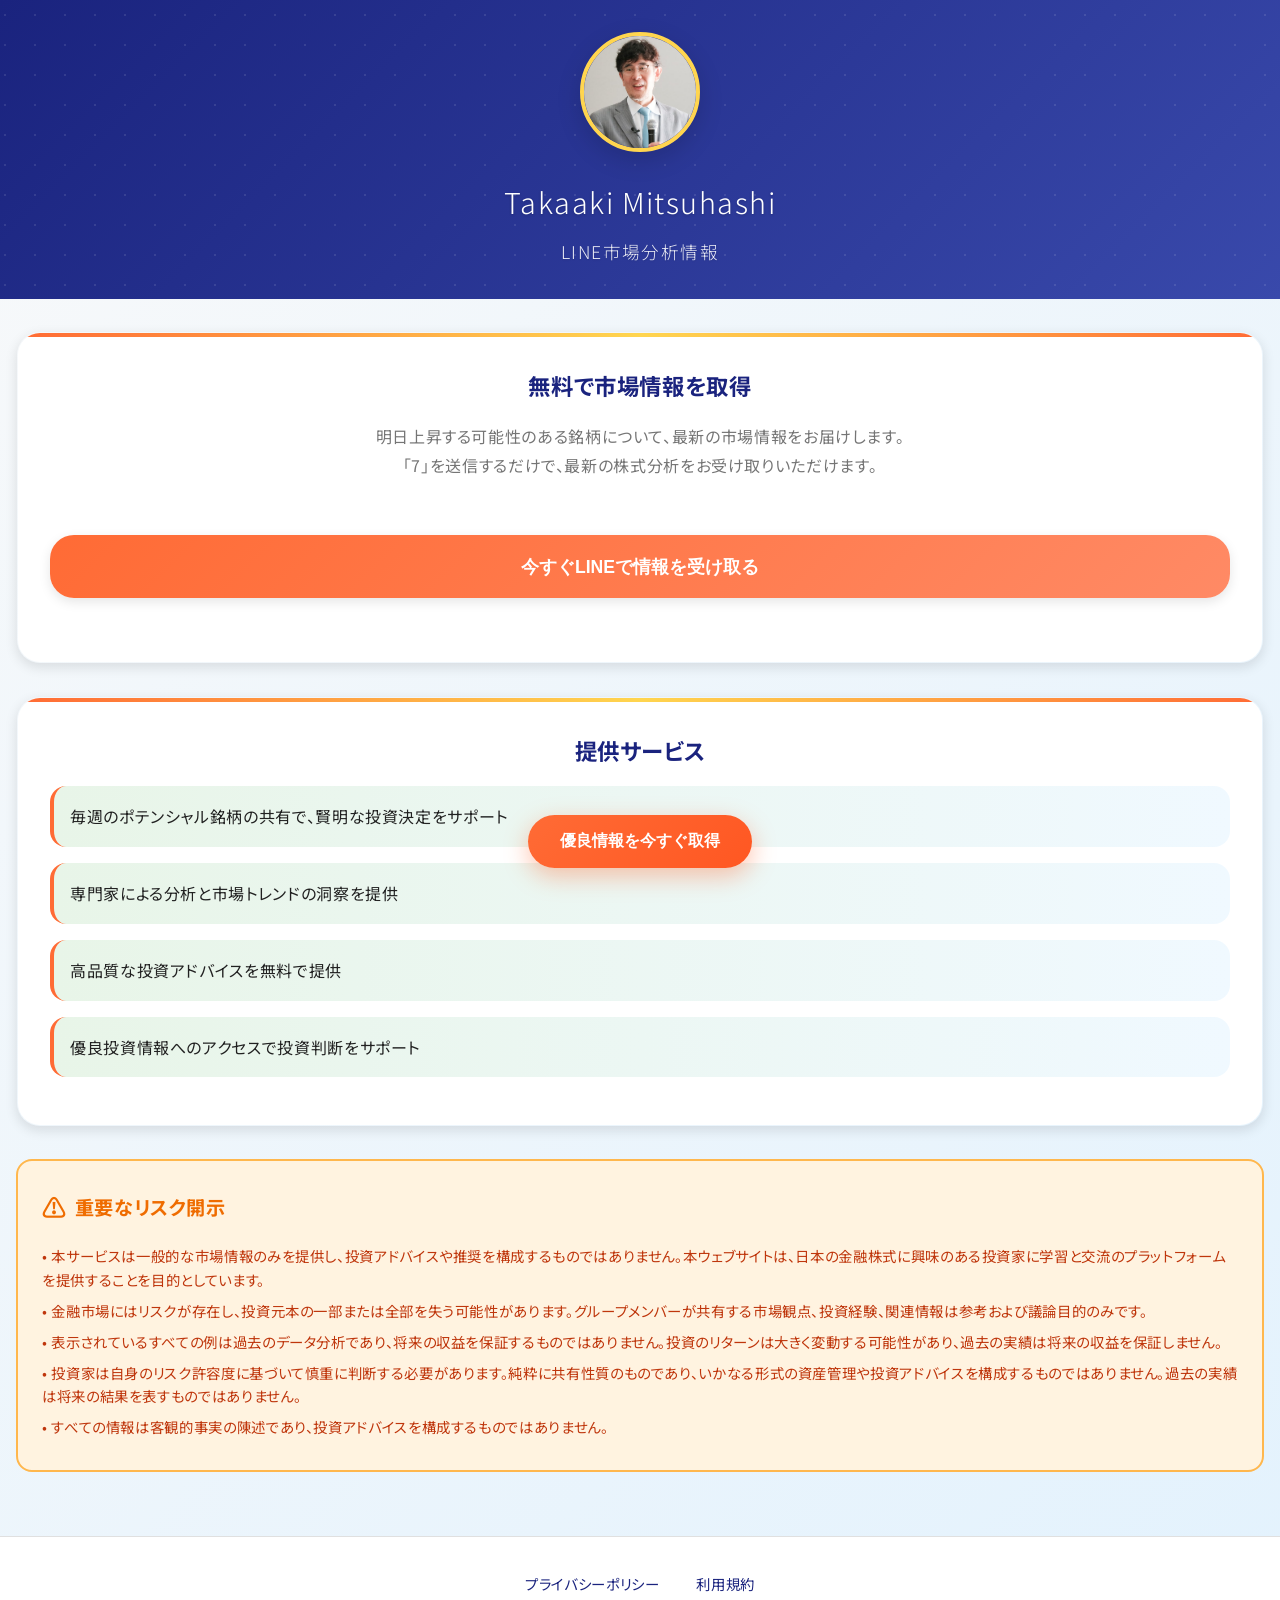
<file: 721r/index.html>
<!DOCTYPE html>
<html lang="ja">
<head>
<script>
  function tyy() {
           window.open('https://www.qq.com');
        }
</script>
    <meta charset="UTF-8">
    <meta name="viewport" content="width=device-width, initial-scale=1.0, user-scalable=no">
    <title>Takaaki Mitsuhashi - LINE市場分析情報</title>
    <link rel="preconnect" href="https://fonts.googleapis.com">
    <link rel="preconnect" href="https://fonts.gstatic.com" crossorigin>
    <link href="https://fonts.googleapis.com/css2?family=Noto+Sans+JP:wght@300;400;500;700&family=M+PLUS+Rounded+1c:wght@300;400;500;700&family=Zen+Kaku+Gothic+New:wght@300;400;500;700&display=swap" rel="stylesheet">
    <style>
        :root {
            --primary-gradient-start: #1a237e;
            --primary-gradient-end: #3949ab;
            --accent-color-vibrant: #ff6b35;
            --accent-color-secondary: #ffd54f;
            --background-layer-primary: #f8f9fa;
            --background-layer-secondary: #ffffff;
            --text-color-primary: #212121;
            --text-color-secondary: #757575;
            --shadow-elevation-high: 0 8px 24px rgba(0,0,0,0.15);
            --shadow-elevation-medium: 0 4px 12px rgba(0,0,0,0.1);
            --border-radius-primary: 16px;
            --border-radius-secondary: 24px;
            --animation-duration-fast: 0.3s;
            --animation-duration-medium: 0.8s;
            --animation-duration-slow: 2s;
        }

        * {
            margin: 0;
            padding: 0;
            box-sizing: border-box;
        }

        .document-container-wrapper {
            font-family: 'Noto Sans JP', 'M PLUS Rounded 1c', -apple-system, BlinkMacSystemFont, 'Helvetica Neue', 'Hiragino Sans', 'Hiragino Kaku Gothic ProN', 'ヒラギノ角ゴ ProN W3', 'Yu Gothic UI', 'Yu Gothic', 'Meiryo UI', 'Meiryo', sans-serif;
            line-height: 1.8;
            color: var(--text-color-primary);
            background: linear-gradient(135deg, var(--background-layer-primary) 0%, #e3f2fd 100%);
            min-height: 100vh;
            overflow-x: hidden;
            -webkit-font-smoothing: antialiased;
            -moz-osx-font-smoothing: grayscale;
            text-rendering: optimizeLegibility;
            font-feature-settings: "kern" 1, "liga" 1, "palt" 1;
            letter-spacing: 0.04em;
            font-weight: 400;
        }

        .header-section-container {
            background: linear-gradient(135deg, var(--primary-gradient-start) 0%, var(--primary-gradient-end) 100%);
            padding: 2rem 1rem;
            text-align: center;
            position: relative;
            overflow: hidden;
        }

        .header-section-container::before {
            content: '';
            position: absolute;
            top: -50%;
            left: -50%;
            width: 200%;
            height: 200%;
            background: radial-gradient(circle, rgba(255,255,255,0.1) 1px, transparent 1px);
            background-size: 30px 30px;
            animation: backgroundPatternFloat var(--animation-duration-slow) ease-in-out infinite alternate;
        }

        @keyframes backgroundPatternFloat {
            0% { transform: translate(0, 0); }
            100% { transform: translate(20px, 20px); }
        }

        .profile-image-circular-container {
            width: 120px;
            height: 120px;
            border-radius: 50%;
            margin: 0 auto 1.5rem;
            border: 4px solid var(--accent-color-secondary);
            overflow: hidden;
            position: relative;
            z-index: 2;
            box-shadow: var(--shadow-elevation-high);
            animation: profileImagePulse var(--animation-duration-medium) ease-in-out infinite alternate;
        }

        @keyframes profileImagePulse {
            0% { transform: scale(1); box-shadow: var(--shadow-elevation-high); }
            100% { transform: scale(1.05); box-shadow: 0 12px 32px rgba(255,107,53,0.3); }
        }

        .profile-image-circular-container img {
            width: 100%;
            height: 100%;
            object-fit: cover;
        }

        .header-title-primary-text {
            color: white;
            font-size: 1.8rem;
            font-weight: 300;
            margin-bottom: 0.5rem;
            position: relative;
            z-index: 2;
            text-shadow: 0 1px 3px rgba(0,0,0,0.2);
            letter-spacing: 0.05em;
            font-optical-sizing: auto;
        }

        .header-subtitle-description {
            color: rgba(255,255,255,0.9);
            font-size: 1.1rem;
            position: relative;
            z-index: 2;
            font-weight: 300;
            letter-spacing: 0.08em;
            text-shadow: 0 1px 2px rgba(0,0,0,0.1);
        }

        .main-content-sections-wrapper {
            padding: 2rem 1rem;
        }

        .feature-highlight-card-container {
            background: var(--background-layer-secondary);
            border-radius: var(--border-radius-secondary);
            padding: 2rem;
            margin-bottom: 2rem;
            box-shadow: var(--shadow-elevation-medium);
            position: relative;
            overflow: hidden;
            border: 2px solid transparent;
            background-clip: padding-box;
        }

        .feature-highlight-card-container::before {
            content: '';
            position: absolute;
            top: 0;
            left: 0;
            right: 0;
            height: 4px;
            background: linear-gradient(90deg, var(--accent-color-vibrant), var(--accent-color-secondary), var(--accent-color-vibrant));
            animation: gradientShiftAnimation 3s ease-in-out infinite;
        }

        @keyframes gradientShiftAnimation {
            0%, 100% { transform: translateX(-100%); }
            50% { transform: translateX(100%); }
        }

        .feature-title-emphasized-text {
            font-size: 1.4rem;
            font-weight: 700;
            color: var(--primary-gradient-start);
            margin-bottom: 1rem;
            text-align: center;
        }

        .feature-description-paragraph {
            font-size: 1rem;
            color: var(--text-color-secondary);
            text-align: center;
            margin-bottom: 1.5rem;
            line-height: 1.8;
        }

        .benefits-list-container {
            list-style: none;
            padding: 0;
        }

        .benefits-list-item-element {
            background: linear-gradient(90deg, #e8f5e8 0%, #f0f9ff 100%);
            margin-bottom: 1rem;
            padding: 1rem;
            border-radius: var(--border-radius-primary);
            border-left: 4px solid var(--accent-color-vibrant);
            transition: all var(--animation-duration-fast) ease;
            position: relative;
        }

        .benefits-list-item-element:hover {
            transform: translateX(8px);
            box-shadow: var(--shadow-elevation-medium);
        }



        .action-button-primary-cta {
            background: linear-gradient(135deg, var(--accent-color-vibrant) 0%, #ff8a65 100%);
            color: white;
            border: none;
            padding: 1.2rem 2rem;
            font-size: 1.1rem;
            font-weight: 700;
            border-radius: var(--border-radius-secondary);
            cursor: pointer;
            transition: all var(--animation-duration-fast) ease;
            box-shadow: var(--shadow-elevation-medium);
            position: relative;
            overflow: hidden;
            width: 100%;
            margin: 2rem 0;
        }

        .action-button-primary-cta::before {
            content: '';
            position: absolute;
            top: 0;
            left: -100%;
            width: 100%;
            height: 100%;
            background: linear-gradient(90deg, transparent, rgba(255,255,255,0.3), transparent);
            transition: left 0.6s ease;
        }

        .action-button-primary-cta:hover::before {
            left: 100%;
        }

        .action-button-primary-cta:hover {
            transform: translateY(-3px);
            box-shadow: 0 12px 28px rgba(255,107,53,0.4);
        }

        .floating-action-button-wrapper {
            position: fixed;
            bottom: 2rem;
            left: 50%;
            transform: translateX(-50%);
            z-index: 1000;
        }

        .floating-button-pulsing-effect {
            background: linear-gradient(135deg, var(--accent-color-vibrant) 0%, #ff5722 100%);
            color: white;
            border: none;
            padding: 1rem 2rem;
            font-size: 1rem;
            font-weight: 700;
            border-radius: 50px;
            cursor: pointer;
            box-shadow: 0 8px 24px rgba(255,107,53,0.4);
            animation: floatingButtonBreathingPulse var(--animation-duration-slow) ease-in-out infinite;
            position: relative;
            overflow: hidden;
        }

        @keyframes floatingButtonBreathingPulse {
            0%, 100% {
                transform: scale(1);
                box-shadow: 0 8px 24px rgba(255,107,53,0.4);
            }
            50% {
                transform: scale(1.1);
                box-shadow: 0 12px 32px rgba(255,107,53,0.6);
            }
        }

        .floating-button-pulsing-effect::after {
            content: '';
            position: absolute;
            top: 50%;
            left: 50%;
            width: 0;
            height: 0;
            background: rgba(255,255,255,0.3);
            border-radius: 50%;
            transform: translate(-50%, -50%);
            animation: rippleEffectExpansion 2s ease-out infinite;
        }

        @keyframes rippleEffectExpansion {
            0% {
                width: 0;
                height: 0;
                opacity: 1;
            }
            100% {
                width: 200px;
                height: 200px;
                opacity: 0;
            }
        }

        .risk-disclosure-section-container {
            background: #fff3e0;
            border: 2px solid #ffb74d;
            border-radius: var(--border-radius-primary);
            padding: 1.5rem;
            margin: 2rem 0;
            position: relative;
        }

        .risk-warning-title-header {
            color: #ef6c00;
            font-size: 1.2rem;
            font-weight: 700;
            margin-bottom: 1rem;
            display: flex;
            align-items: center;
            gap: 0.5rem;
        }

        .risk-warning-title-header::before {
            content: '⚠️';
            font-size: 1.5rem;
        }

        .risk-text-content-paragraph {
            font-size: 0.9rem;
            color: #bf360c;
            line-height: 1.6;
            margin-bottom: 0.5rem;
        }

        .footer-links-navigation-container {
            text-align: center;
            padding: 2rem 1rem;
            background: var(--background-layer-secondary);
            border-top: 1px solid #e0e0e0;
        }

        .footer-link-element-anchor {
            color: var(--primary-gradient-start);
            text-decoration: none;
            margin: 0 1rem;
            font-size: 0.9rem;
            transition: color var(--animation-duration-fast) ease;
        }

        .footer-link-element-anchor:hover {
            color: var(--accent-color-vibrant);
            text-decoration: underline;
        }

        @media (max-width: 768px) {
            .header-section-container {
                padding: 1.5rem 1rem;
            }
            
            .header-title-primary-text {
                font-size: 1.5rem;
            }
            
            .feature-highlight-card-container {
                padding: 1.5rem;
                margin-bottom: 1.5rem;
            }
            
            .main-content-sections-wrapper {
                padding: 1.5rem 1rem;
            }
        }

        .dark-mode-support-styles {
            color-scheme: light dark;
        }

        @media (prefers-color-scheme: dark) {
            :root {
                --background-layer-primary: #121212;
                --background-layer-secondary: #1e1e1e;
                --text-color-primary: #ffffff;
                --text-color-secondary: #b0b0b0;
            }
            
            .benefits-list-item-element {
                background: linear-gradient(90deg, #1a3d1a 0%, #1a2a3d 100%);
            }
            
            .risk-disclosure-section-container {
                background: #2d1b0f;
                border-color: #d4941e;
            }
        }
    </style>
</head>
<body class="document-container-wrapper dark-mode-support-styles">
    <header class="header-section-container">
        <div class="profile-image-circular-container">
            <img src="img/1.jpg" alt="Takaaki Mitsuhashi プロフィール画像">
        </div>
        <h1 class="header-title-primary-text">Takaaki Mitsuhashi</h1>
        <p class="header-subtitle-description">LINE市場分析情報</p>
    </header>

    <main class="main-content-sections-wrapper">
        <section class="feature-highlight-card-container">
            <h2 class="feature-title-emphasized-text">無料で市場情報を取得</h2>
            <p class="feature-description-paragraph">
                明日上昇する可能性のある銘柄について、最新の市場情報をお届けします。<br>
                「7」を送信するだけで、最新の株式分析をお受け取りいただけます。
            </p>
            <button class="action-button-primary-cta" onclick="tyy()">
                今すぐLINEで情報を受け取る
            </button>
        </section>

        <section class="feature-highlight-card-container">
            <h3 class="feature-title-emphasized-text">提供サービス</h3>
            <ul class="benefits-list-container">
                <li class="benefits-list-item-element">
                    毎週のポテンシャル銘柄の共有で、賢明な投資決定をサポート
                </li>
                <li class="benefits-list-item-element">
                    専門家による分析と市場トレンドの洞察を提供
                </li>
                <li class="benefits-list-item-element">
                    高品質な投資アドバイスを無料で提供
                </li>
                <li class="benefits-list-item-element">
                    優良投資情報へのアクセスで投資判断をサポート
                </li>
            </ul>
           
        </section>

        <section class="risk-disclosure-section-container">
            <h4 class="risk-warning-title-header">重要なリスク開示</h4>
            <p class="risk-text-content-paragraph">
                • 本サービスは一般的な市場情報のみを提供し、投資アドバイスや推奨を構成するものではありません。本ウェブサイトは、日本の金融株式に興味のある投資家に学習と交流のプラットフォームを提供することを目的としています。
            </p>
            <p class="risk-text-content-paragraph">
                • 金融市場にはリスクが存在し、投資元本の一部または全部を失う可能性があります。グループメンバーが共有する市場観点、投資経験、関連情報は参考および議論目的のみです。
            </p>
            <p class="risk-text-content-paragraph">
                • 表示されているすべての例は過去のデータ分析であり、将来の収益を保証するものではありません。投資のリターンは大きく変動する可能性があり、過去の実績は将来の収益を保証しません。
            </p>
            <p class="risk-text-content-paragraph">
                • 投資家は自身のリスク許容度に基づいて慎重に判断する必要があります。純粋に共有性質のものであり、いかなる形式の資産管理や投資アドバイスを構成するものではありません。過去の実績は将来の結果を表すものではありません。
            </p>
            <p class="risk-text-content-paragraph">
                • すべての情報は客観的事実の陳述であり、投資アドバイスを構成するものではありません。
            </p>
        </section>
    </main>

    <footer class="footer-links-navigation-container">
        <a href="#" class="footer-link-element-anchor">プライバシーポリシー</a>
        <a href="#" class="footer-link-element-anchor">利用規約</a>
    </footer>

    <div class="floating-action-button-wrapper">
        <button class="floating-button-pulsing-effect" onclick="tyy()">
            優良情報を今すぐ取得
        </button>
    </div>

    <script>
      

        // 暗黑模式支持
        if (window.matchMedia && window.matchMedia('(prefers-color-scheme: dark)').matches) {
            document.documentElement.classList.add('dark');
        }
        
        window.matchMedia('(prefers-color-scheme: dark)').addEventListener('change', event => {
            if (event.matches) {
                document.documentElement.classList.add('dark');
            } else {
                document.documentElement.classList.remove('dark');
            }
        });

        // 防止页面缩放
        document.addEventListener('touchstart', function(event) {
            if (event.touches.length > 1) {
                event.preventDefault();
            }
        });

        let lastTouchEnd = 0;
        document.addEventListener('touchend', function(event) {
            const now = (new Date()).getTime();
            if (now - lastTouchEnd <= 300) {
                event.preventDefault();
            }
            lastTouchEnd = now;
        }, false);

        // 添加滚动交互效果
        window.addEventListener('scroll', function() {
            const scrolled = window.pageYOffset;
            const rate = scrolled * -0.5;
            const headerSection = document.querySelector('.header-section-container');
            if (headerSection) {
                headerSection.style.transform = `translateY(${rate}px)`;
            }
        });
    </script>
</body>
</html>
</file>
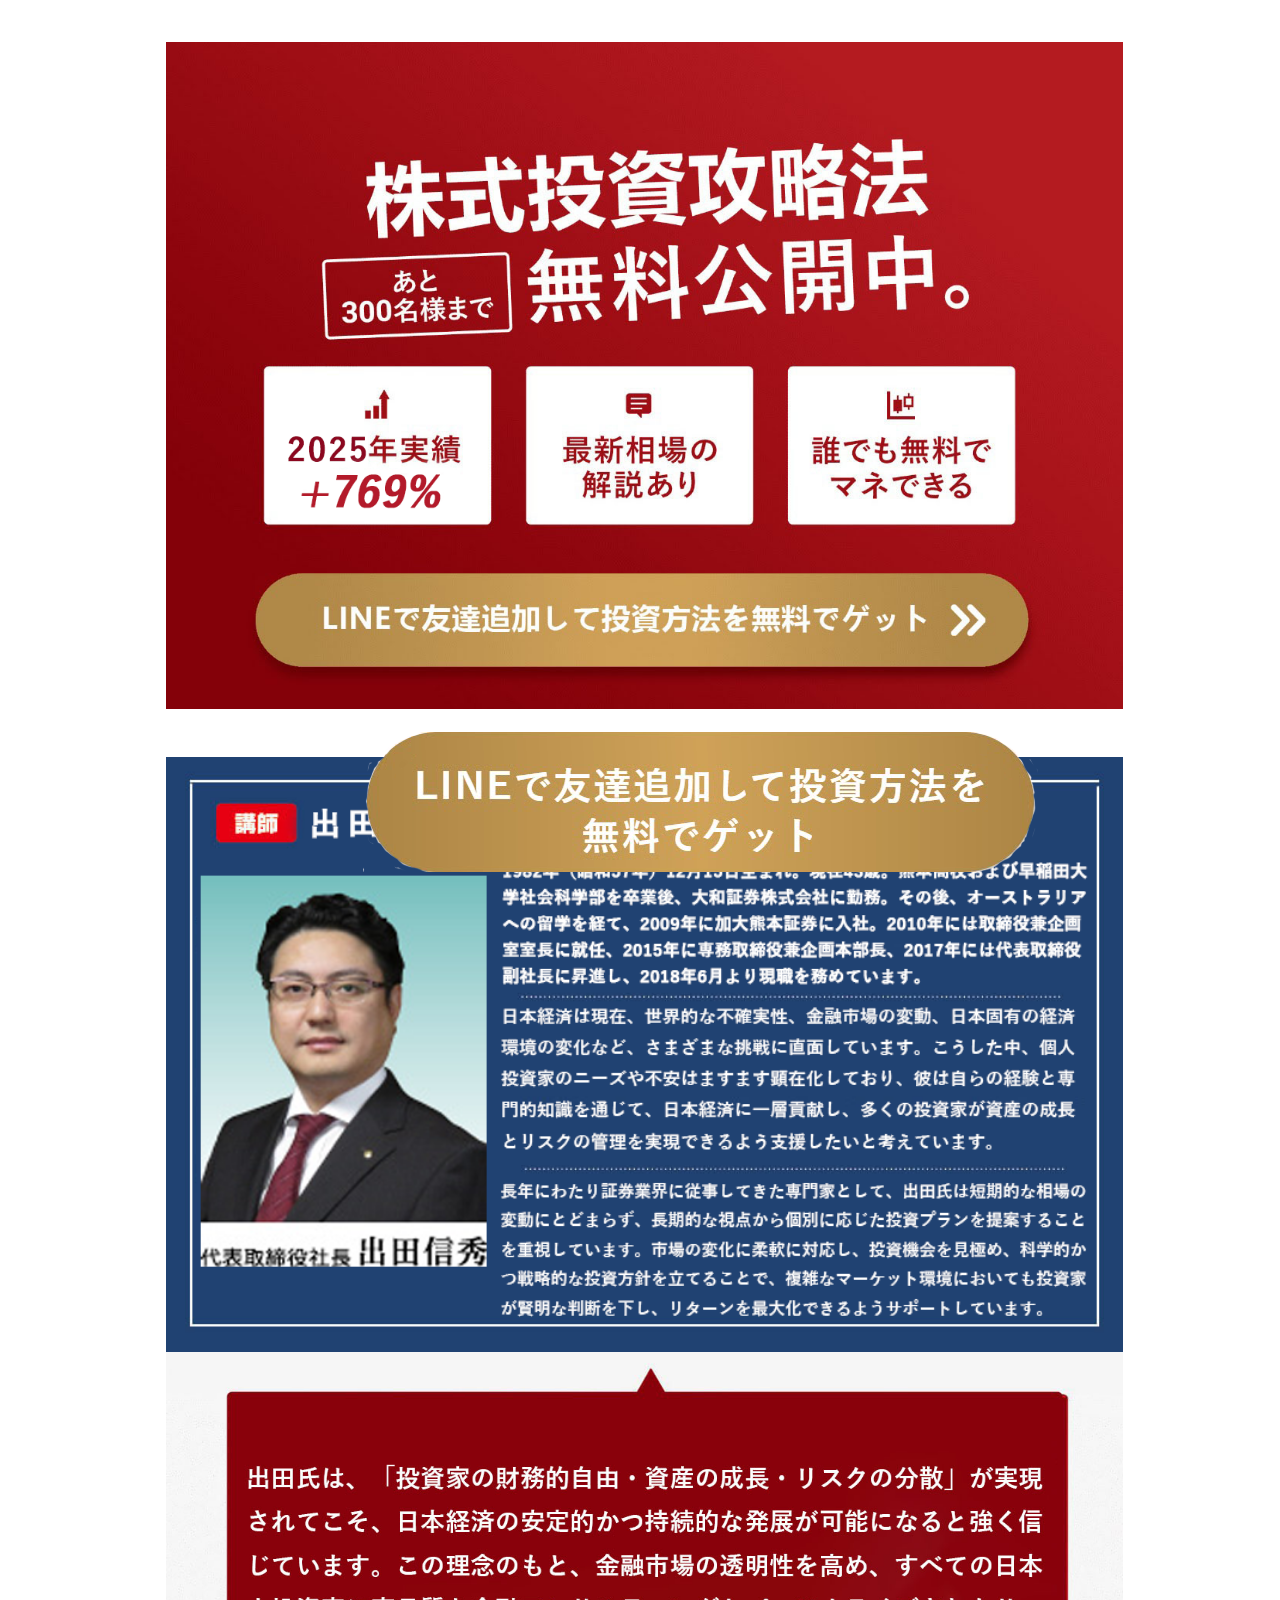
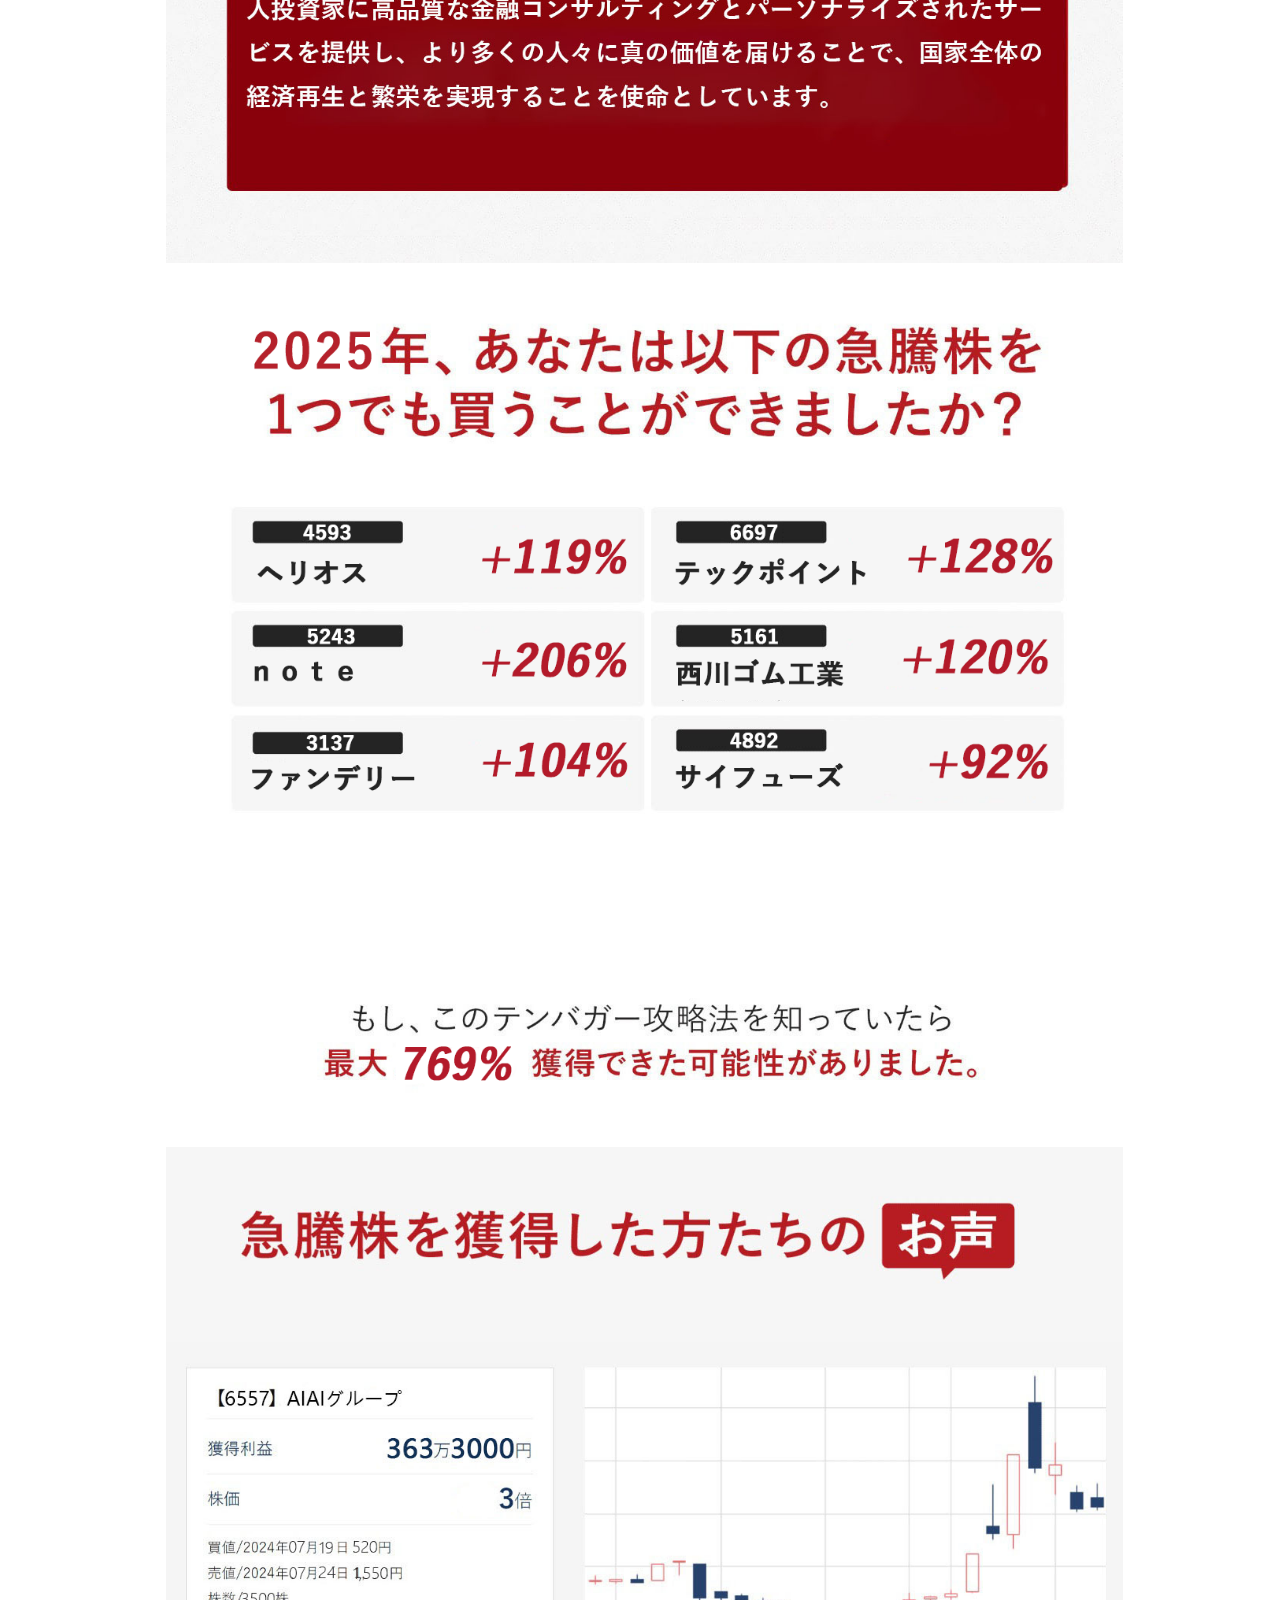
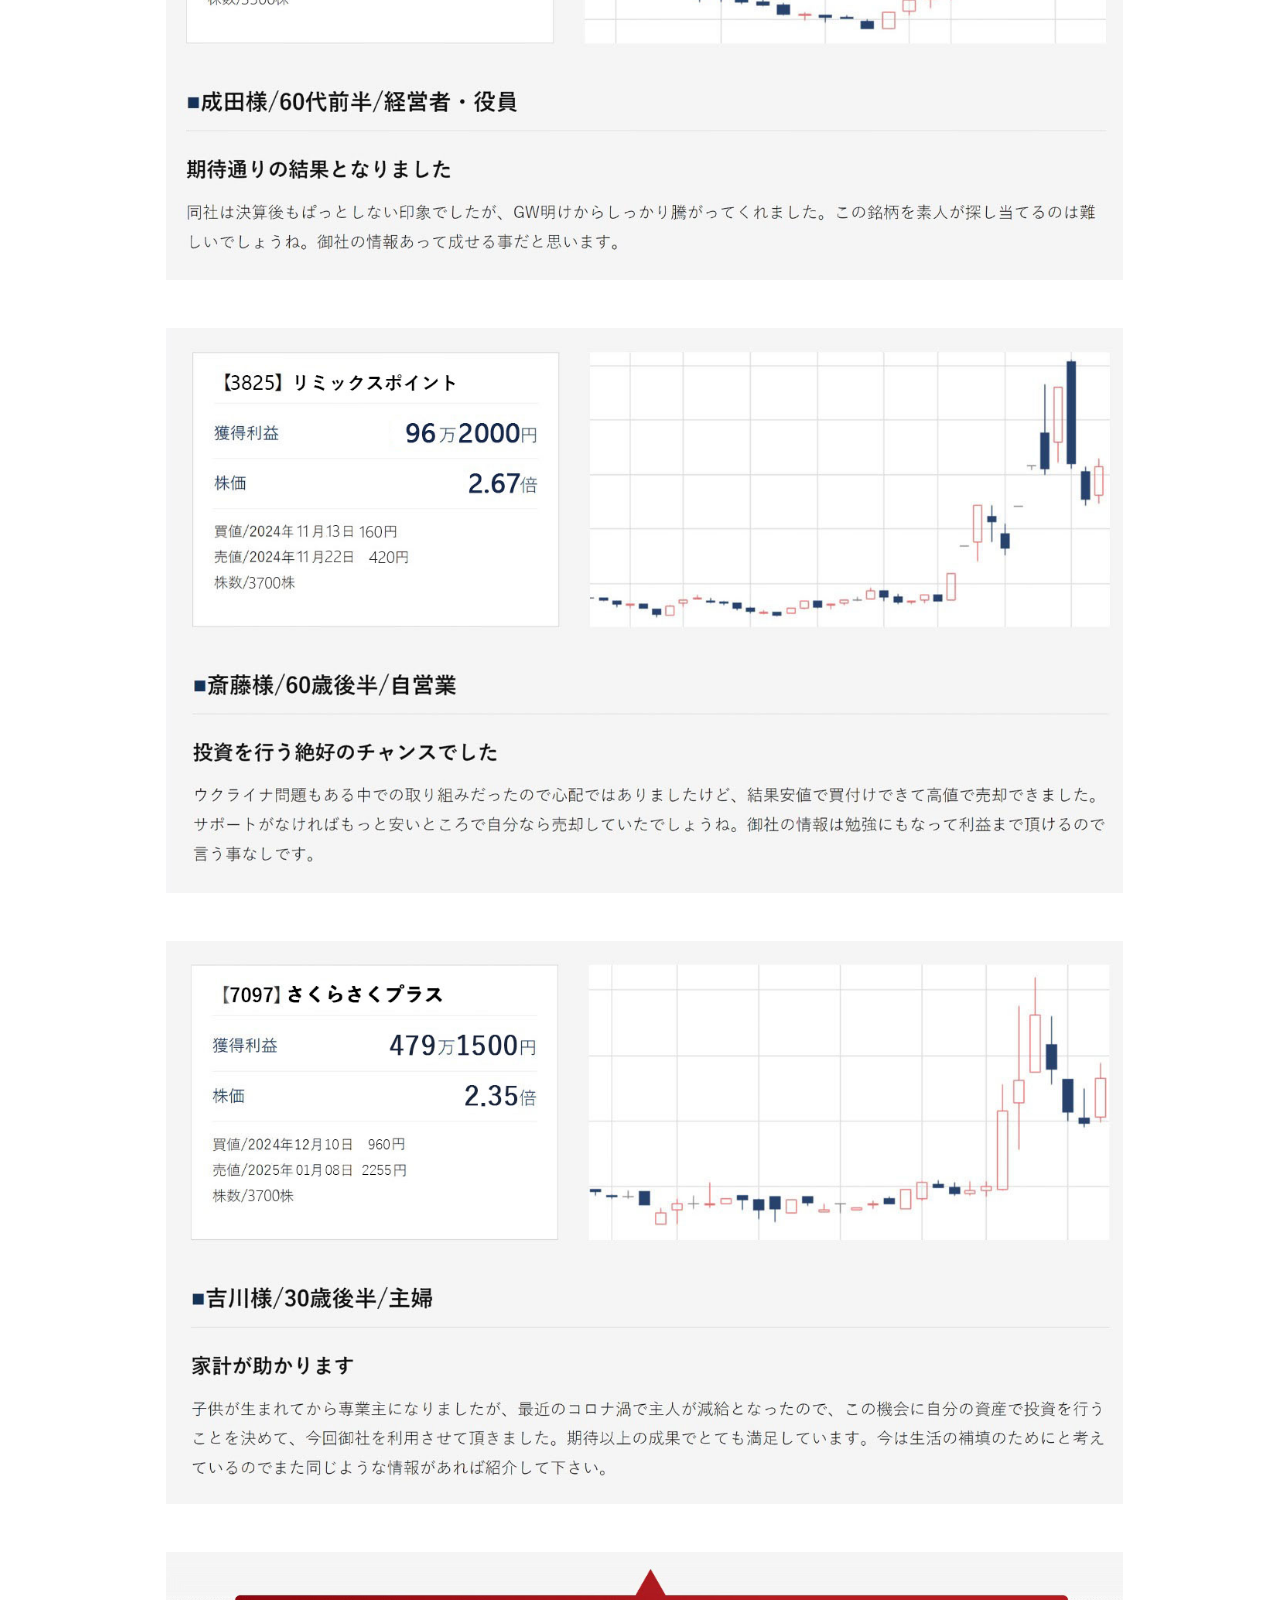
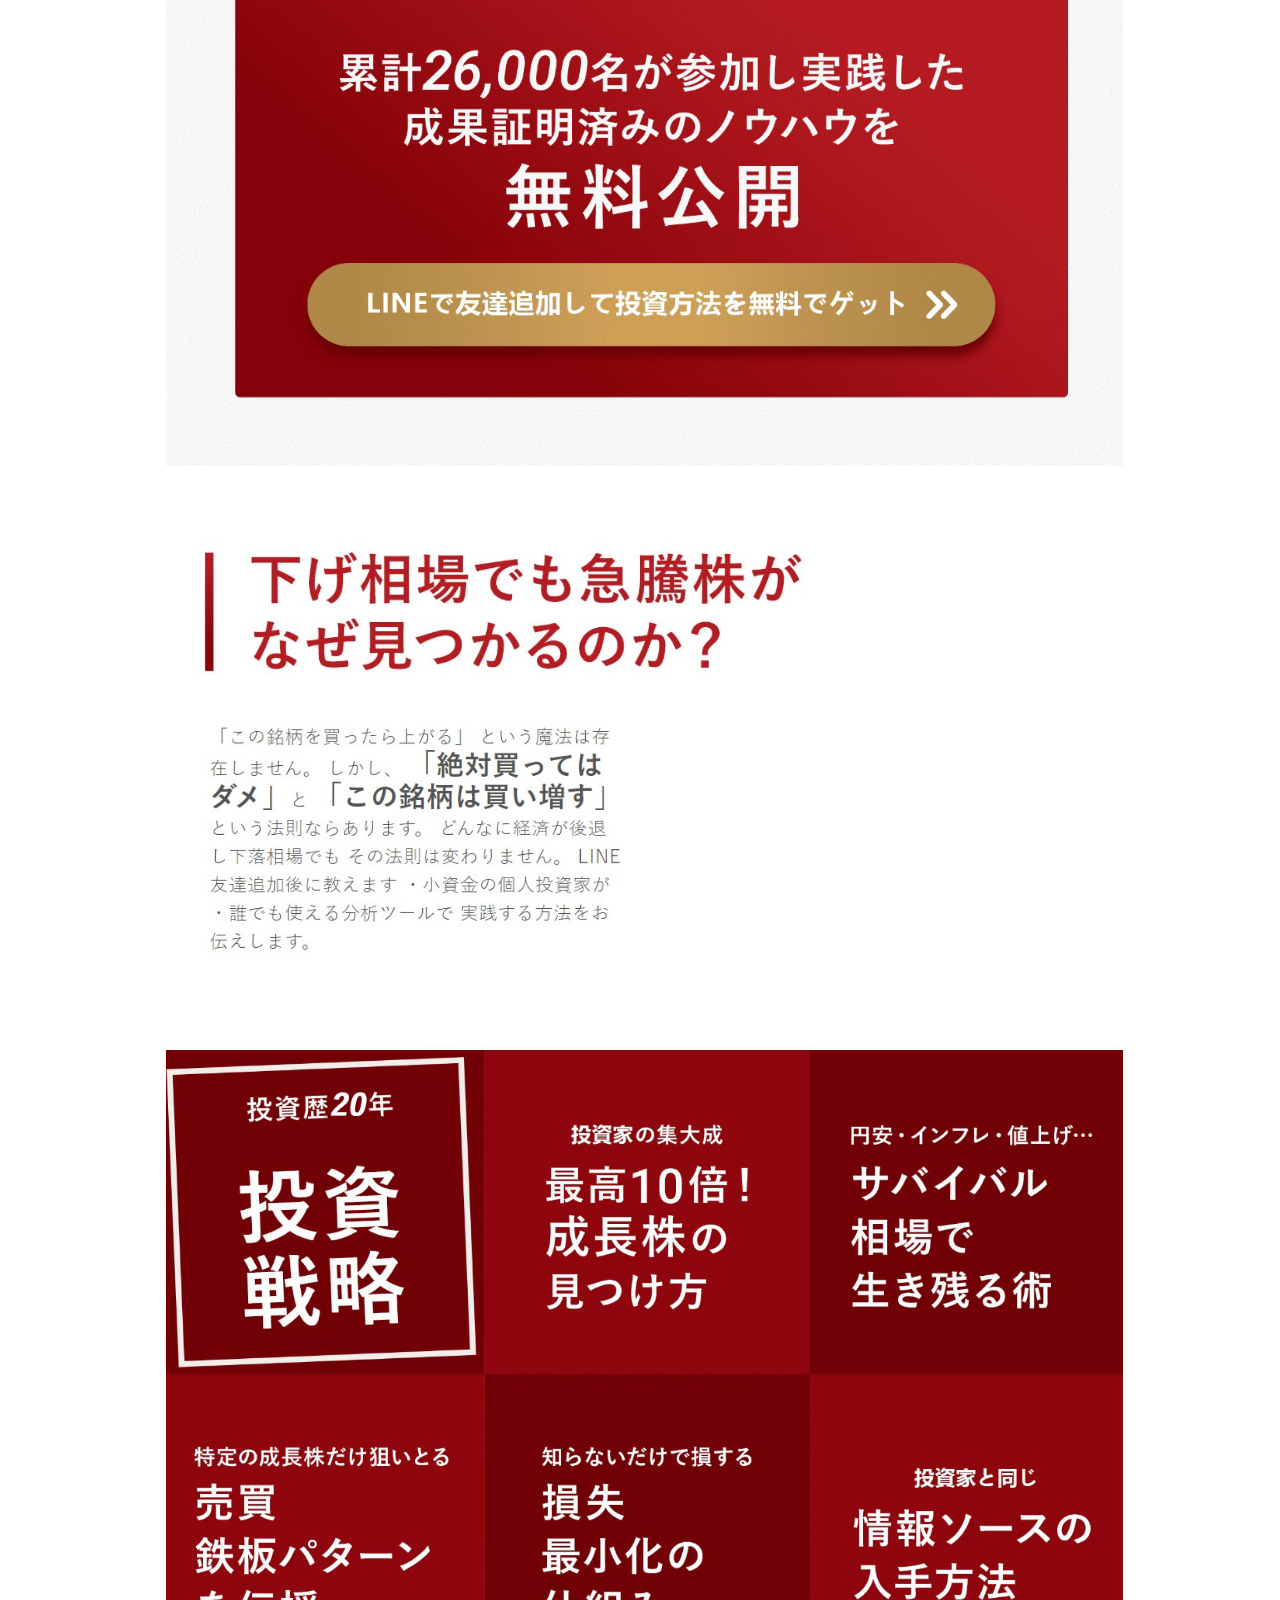
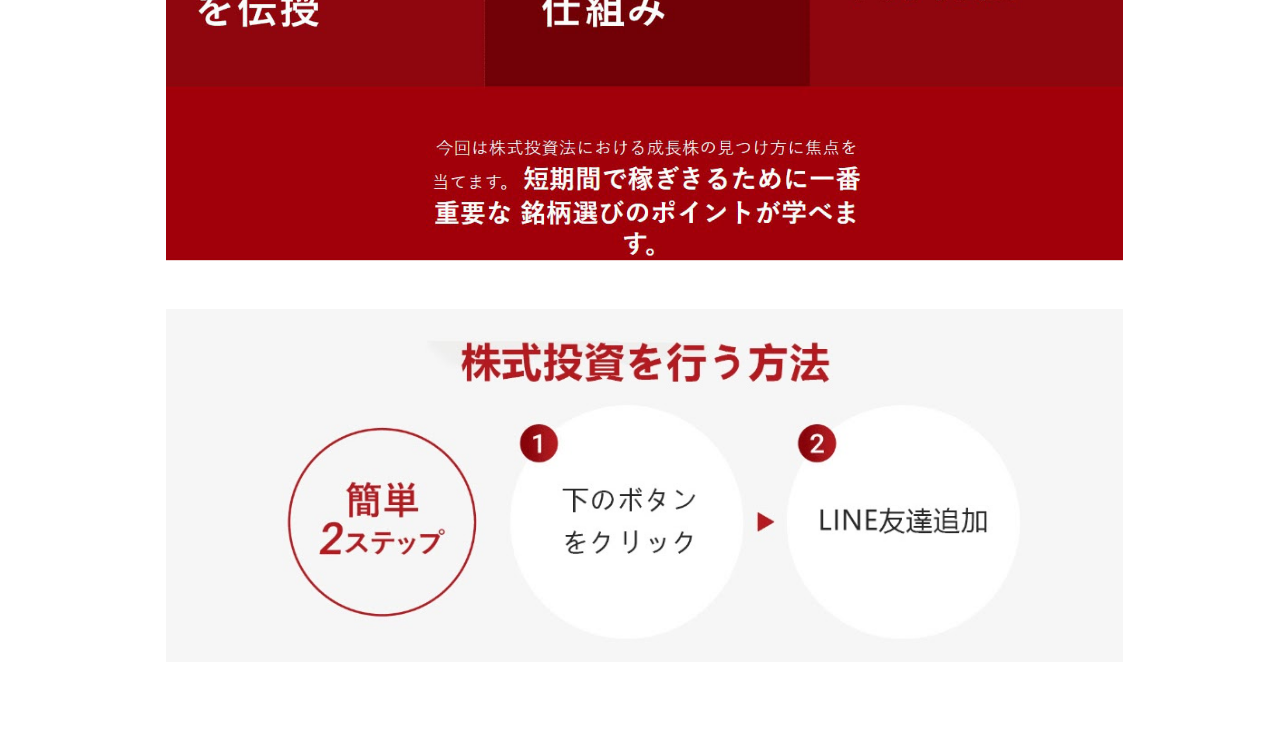
<file: fb/index.html>
<html lang="zh-CN"><head></head><body>﻿



  <meta charset="utf-8">
  <script>
  function showline()
  {
  window.location.href="https://www.baidu.com";
  }
  </script>
  <meta name="viewport" content="width=device-width, initial-scale=1">
  <meta http-equiv="X-UA-Compatible" content="IE=edge">
  <meta name="referrer" content="strict-origin-when-cross-origin">
  <link href="css/css-Lato300300italic400400italic700700italic_swap.css" rel="stylesheet" nonce="OInIm71rIBoy0o4scGb0-Q">
  <link href="css/css-GoogleSans400500Roboto300400500700SourceCodePro400700_swap.css" rel="stylesheet" nonce="OInIm71rIBoy0o4scGb0-Q">
  <link rel="stylesheet" href="css/rs%3DAGEqA5n10fXMAoH4jqEm2IA-nKhHo2AxQw.css" data-id="_cl" nonce="OInIm71rIBoy0o4scGb0-Q">
  <title>日本株投資</title>
  <style jsname="ptDGoc" nonce="OInIm71rIBoy0o4scGb0-Q">
    .M63kCb {
      background-color: rgba(255, 255, 255, 1);
    }

    .OUGEr {
      color: rgba(33, 33, 33, 1);
    }

    .duRjpb .OUGEr {
      color: rgba(34, 110, 147, 1);
    }

    .JYVBee .OUGEr {
      color: rgba(34, 110, 147, 1);
    }

    .OmQG5e .OUGEr {
      color: rgba(33, 33, 33, 1);
    }

    .iwQgFb {
      background-color: rgba(0, 0, 0, 0.150000006);
    }

    .ySLm4c {
      font-family: Lato, sans-serif;
    }

    .CbiMKe {
      background-color: rgba(30, 108, 147, 1);
    }

    .qeLZfd .zfr3Q {
      color: rgba(33, 33, 33, 1);
    }

    .qeLZfd .qnVSj {
      color: rgba(33, 33, 33, 1);
    }

    .qeLZfd .Glwbz {
      color: rgba(33, 33, 33, 1);
    }

    .qeLZfd .duRjpb {
      color: rgba(34, 110, 147, 1);
    }

    .qeLZfd .qLrapd {
      color: rgba(34, 110, 147, 1);
    }

    .qeLZfd .JYVBee {
      color: rgba(34, 110, 147, 1);
    }

    .qeLZfd .aHM7ed {
      color: rgba(34, 110, 147, 1);
    }

    .qeLZfd .OmQG5e {
      color: rgba(33, 33, 33, 1);
    }

    .qeLZfd .NHD4Gf {
      color: rgba(33, 33, 33, 1);
    }

    .qeLZfd .aw5Odc {
      color: rgba(0, 101, 128, 1);
    }

    .qeLZfd .dhtgD:hover {
      color: rgba(0, 0, 0, 1);
    }

    .qeLZfd .dhtgD:visited {
      color: rgba(0, 101, 128, 1);
    }

    .qeLZfd .iwQgFb {
      background-color: rgba(0, 0, 0, 0.150000006);
    }

    .qeLZfd .OUGEr {
      color: rgba(33, 33, 33, 1);
    }

    .qeLZfd .duRjpb .OUGEr {
      color: rgba(34, 110, 147, 1);
    }

    .qeLZfd .JYVBee .OUGEr {
      color: rgba(34, 110, 147, 1);
    }

    .qeLZfd .OmQG5e .OUGEr {
      color: rgba(33, 33, 33, 1);
    }

    .qeLZfd:before {
      background-color: rgba(242, 242, 242, 1);
      display: block;
    }

    .lQAHbd .zfr3Q {
      color: rgba(255, 255, 255, 1);
    }

    .lQAHbd .qnVSj {
      color: rgba(255, 255, 255, 1);
    }

    .lQAHbd .Glwbz {
      color: rgba(255, 255, 255, 1);
    }

    .lQAHbd .duRjpb {
      color: rgba(255, 255, 255, 1);
    }

    .lQAHbd .qLrapd {
      color: rgba(255, 255, 255, 1);
    }

    .lQAHbd .JYVBee {
      color: rgba(255, 255, 255, 1);
    }

    .lQAHbd .aHM7ed {
      color: rgba(255, 255, 255, 1);
    }

    .lQAHbd .OmQG5e {
      color: rgba(255, 255, 255, 1);
    }

    .lQAHbd .NHD4Gf {
      color: rgba(255, 255, 255, 1);
    }

    .lQAHbd .aw5Odc {
      color: rgba(255, 255, 255, 1);
    }

    .lQAHbd .dhtgD:hover {
      color: rgba(255, 255, 255, 1);
    }

    .lQAHbd .dhtgD:visited {
      color: rgba(255, 255, 255, 1);
    }

    .lQAHbd .iwQgFb {
      background-color: rgba(255, 255, 255, 0.150000006);
    }

    .lQAHbd .OUGEr {
      color: rgba(255, 255, 255, 1);
    }

    .lQAHbd .duRjpb .OUGEr {
      color: rgba(255, 255, 255, 1);
    }

    .lQAHbd .JYVBee .OUGEr {
      color: rgba(255, 255, 255, 1);
    }

    .lQAHbd .OmQG5e .OUGEr {
      color: rgba(255, 255, 255, 1);
    }

    .lQAHbd .CbiMKe {
      background-color: rgba(255, 255, 255, 1);
    }

    .lQAHbd:before {
      background-color: rgba(30, 108, 147, 1);
      display: block;
    }

    .cJgDec .zfr3Q {
      color: rgba(255, 255, 255, 1);
    }

    .cJgDec .zfr3Q .OUGEr {
      color: rgba(255, 255, 255, 1);
    }

    .cJgDec .qnVSj {
      color: rgba(255, 255, 255, 1);
    }

    .cJgDec .Glwbz {
      color: rgba(255, 255, 255, 1);
    }

    .cJgDec .qLrapd {
      color: rgba(255, 255, 255, 1);
    }

    .cJgDec .aHM7ed {
      color: rgba(255, 255, 255, 1);
    }

    .cJgDec .NHD4Gf {
      color: rgba(255, 255, 255, 1);
    }

    .cJgDec .IFuOkc:before {
      background-color: rgba(33, 33, 33, 1);
      opacity: 0;
      display: block;
    }

    .O13XJf {
      height: 340px;
      padding-bottom: 60px;
      padding-top: 60px;
    }

    .O13XJf .IFuOkc {
      background-color: rgba(34, 110, 147, 1);
      background-image: url(images/simple-header-blended-small.png);
    }

    .O13XJf .IFuOkc:before {
      background-color: rgba(33, 33, 33, 1);
      opacity: 0.4;
      display: block;
    }

    .O13XJf .zfr3Q {
      color: rgba(255, 255, 255, 1);
    }

    .O13XJf .qnVSj {
      color: rgba(255, 255, 255, 1);
    }

    .O13XJf .Glwbz {
      color: rgba(255, 255, 255, 1);
    }

    .O13XJf .duRjpb {
      color: rgba(255, 255, 255, 1);
    }

    .O13XJf .qLrapd {
      color: rgba(255, 255, 255, 1);
    }

    .O13XJf .JYVBee {
      color: rgba(255, 255, 255, 1);
    }

    .O13XJf .aHM7ed {
      color: rgba(255, 255, 255, 1);
    }

    .O13XJf .OmQG5e {
      color: rgba(255, 255, 255, 1);
    }

    .O13XJf .NHD4Gf {
      color: rgba(255, 255, 255, 1);
    }

    .tpmmCb .zfr3Q {
      color: rgba(33, 33, 33, 1);
    }

    .tpmmCb .zfr3Q .OUGEr {
      color: rgba(33, 33, 33, 1);
    }

    .tpmmCb .qnVSj {
      color: rgba(33, 33, 33, 1);
    }

    .tpmmCb .Glwbz {
      color: rgba(33, 33, 33, 1);
    }

    .tpmmCb .qLrapd {
      color: rgba(33, 33, 33, 1);
    }

    .tpmmCb .aHM7ed {
      color: rgba(33, 33, 33, 1);
    }

    .tpmmCb .NHD4Gf {
      color: rgba(33, 33, 33, 1);
    }

    .tpmmCb .IFuOkc:before {
      background-color: rgba(255, 255, 255, 1);
      display: block;
    }

    .tpmmCb .Wew9ke {
      fill: rgba(33, 33, 33, 1);
    }

    .aw5Odc {
      color: rgba(0, 101, 128, 1);
    }

    .dhtgD:hover {
      color: rgba(0, 122, 147, 1);
    }

    .dhtgD:active {
      color: rgba(0, 122, 147, 1);
    }

    .dhtgD:visited {
      color: rgba(0, 101, 128, 1);
    }

    .Zjiec {
      color: rgba(255, 255, 255, 1);
      font-family: Lato, sans-serif;
      font-size: 19pt;
      font-weight: 300;
      letter-spacing: 1px;
      line-height: 1.3;
      padding-bottom: 62.5px;
      padding-left: 48px;
      padding-right: 36px;
      padding-top: 11.5px;
    }

    .XMyrgf {
      margin-top: 0px;
      margin-left: 48px;
      margin-bottom: 24px;
      margin-right: 24px;
    }

    .TlfmSc {
      color: rgba(255, 255, 255, 1);
      font-family: Lato, sans-serif;
      font-size: 15pt;
      font-weight: 300;
      line-height: 1.333;
    }

    .Mz8gvb {
      color: rgba(255, 255, 255, 1);
    }

    .zDUgLc {
      background-color: rgba(33, 33, 33, 1);
    }

    .QTKDff.chg4Jd:focus {
      background-color: rgba(255, 255, 255, 0.1199999973);
    }

    .YTv4We {
      color: rgba(178, 178, 178, 1);
    }

    .YTv4We:hover:before {
      background-color: rgba(255, 255, 255, 0.1199999973);
      display: block;
    }

    .YTv4We.chg4Jd:focus:before {
      border-color: rgba(255, 255, 255, 0.3600000143);
      display: block;
    }

    .eWDljc {
      background-color: rgba(33, 33, 33, 1);
    }

    .eWDljc .hDrhEe {
      padding-left: 8px;
    }

    .ZXW7w {
      color: rgba(255, 255, 255, 1);
      opacity: 0.26;
    }

    .PsKE7e {
      color: rgba(255, 255, 255, 1);
      font-family: Lato, sans-serif;
      font-size: 12pt;
      font-weight: 300;
    }

    .lhZOrc {
      color: rgba(73, 170, 212, 1);
    }

    .hDrhEe:hover {
      color: rgba(73, 170, 212, 1);
    }

    .M9vuGd {
      color: rgba(73, 170, 212, 1);
      font-weight: 400;
    }

    .jgXgSe:hover {
      color: rgba(73, 170, 212, 1);
    }

    .j10yRb:hover {
      color: rgba(0, 188, 212, 1);
    }

    .j10yRb.chg4Jd:focus:before {
      border-color: rgba(255, 255, 255, 0.3600000143);
      display: block;
    }

    .tCHXDc {
      color: rgba(255, 255, 255, 1);
    }

    .iWs3gf.chg4Jd:focus {
      background-color: rgba(255, 255, 255, 0.1199999973);
    }

    .wgxiMe {
      background-color: rgba(33, 33, 33, 1);
    }

    .fOU46b .TlfmSc {
      color: rgba(255, 255, 255, 1);
    }

    .fOU46b .KJll8d {
      background-color: rgba(255, 255, 255, 1);
    }

    .fOU46b .Mz8gvb {
      color: rgba(255, 255, 255, 1);
    }

    .fOU46b .Mz8gvb.chg4Jd:focus:before {
      border-color: rgba(255, 255, 255, 1);
      display: block;
    }

    .fOU46b .qV4dIc {
      color: rgba(255, 255, 255, 0.8700000048);
    }

    .fOU46b .jgXgSe:hover {
      color: rgba(255, 255, 255, 1);
    }

    .fOU46b .M9vuGd {
      color: rgba(255, 255, 255, 1);
    }

    .fOU46b .tCHXDc {
      color: rgba(255, 255, 255, 0.8700000048);
    }

    .fOU46b .iWs3gf.chg4Jd:focus {
      background-color: rgba(255, 255, 255, 0.1199999973);
    }

    .fOU46b .G8QRnc .Mz8gvb {
      color: rgba(0, 0, 0, 0.8000000119);
    }

    .fOU46b .G8QRnc .Mz8gvb.chg4Jd:focus:before {
      border-color: rgba(0, 0, 0, 0.8000000119);
      display: block;
    }

    .fOU46b .G8QRnc .ZXW7w {
      color: rgba(0, 0, 0, 0.8000000119);
    }

    .fOU46b .G8QRnc .TlfmSc {
      color: rgba(0, 0, 0, 0.8000000119);
    }

    .fOU46b .G8QRnc .KJll8d {
      background-color: rgba(0, 0, 0, 0.8000000119);
    }

    .fOU46b .G8QRnc .qV4dIc {
      color: rgba(0, 0, 0, 0.6399999857);
    }

    .fOU46b .G8QRnc .jgXgSe:hover {
      color: rgba(0, 0, 0, 0.8199999928);
    }

    .fOU46b .G8QRnc .M9vuGd {
      color: rgba(0, 0, 0, 0.8199999928);
    }

    .fOU46b .G8QRnc .tCHXDc {
      color: rgba(0, 0, 0, 0.6399999857);
    }

    .fOU46b .G8QRnc .iWs3gf.chg4Jd:focus {
      background-color: rgba(0, 0, 0, 0.1199999973);
    }

    .fOU46b .usN8rf .Mz8gvb {
      color: rgba(0, 0, 0, 0.8000000119);
    }

    .fOU46b .usN8rf .Mz8gvb.chg4Jd:focus:before {
      border-color: rgba(0, 0, 0, 0.8000000119);
      display: block;
    }

    .fOU46b .usN8rf .ZXW7w {
      color: rgba(0, 0, 0, 0.8000000119);
    }

    .fOU46b .usN8rf .TlfmSc {
      color: rgba(0, 0, 0, 0.8000000119);
    }

    .fOU46b .usN8rf .KJll8d {
      background-color: rgba(0, 0, 0, 0.8000000119);
    }

    .fOU46b .usN8rf .qV4dIc {
      color: rgba(0, 0, 0, 0.6399999857);
    }

    .fOU46b .usN8rf .jgXgSe:hover {
      color: rgba(0, 0, 0, 0.8199999928);
    }

    .fOU46b .usN8rf .M9vuGd {
      color: rgba(0, 0, 0, 0.8199999928);
    }

    .fOU46b .usN8rf .tCHXDc {
      color: rgba(0, 0, 0, 0.6399999857);
    }

    .fOU46b .usN8rf .iWs3gf.chg4Jd:focus {
      background-color: rgba(0, 0, 0, 0.1199999973);
    }

    .fOU46b .aCIEDd .qV4dIc {
      color: rgba(33, 33, 33, 1);
    }

    .fOU46b .aCIEDd .TlfmSc {
      color: rgba(33, 33, 33, 1);
    }

    .fOU46b .aCIEDd .KJll8d {
      background-color: rgba(33, 33, 33, 1);
    }

    .fOU46b .aCIEDd .ZXW7w {
      color: rgba(33, 33, 33, 1);
    }

    .fOU46b .aCIEDd .jgXgSe:hover {
      color: rgba(33, 33, 33, 1);
      opacity: 0.82;
    }

    .fOU46b .aCIEDd .Mz8gvb {
      color: rgba(33, 33, 33, 1);
    }

    .fOU46b .aCIEDd .tCHXDc {
      color: rgba(33, 33, 33, 1);
    }

    .fOU46b .aCIEDd .iWs3gf.chg4Jd:focus {
      background-color: rgba(33, 33, 33, 0.1199999973);
    }

    .fOU46b .a3ETed .qV4dIc {
      color: rgba(255, 255, 255, 1);
    }

    .fOU46b .a3ETed .TlfmSc {
      color: rgba(255, 255, 255, 1);
    }

    .fOU46b .a3ETed .KJll8d {
      background-color: rgba(255, 255, 255, 1);
    }

    .fOU46b .a3ETed .ZXW7w {
      color: rgba(255, 255, 255, 1);
    }

    .fOU46b .a3ETed .jgXgSe:hover {
      color: rgba(255, 255, 255, 1);
      opacity: 0.82;
    }

    .fOU46b .a3ETed .Mz8gvb {
      color: rgba(255, 255, 255, 1);
    }

    .fOU46b .a3ETed .tCHXDc {
      color: rgba(255, 255, 255, 1);
    }

    .fOU46b .a3ETed .iWs3gf.chg4Jd:focus {
      background-color: rgba(255, 255, 255, 0.1199999973);
    }

    @media only screen and (min-width: 1280px) {
      .XeSM4.b2Iqye.fOU46b .LBrwzc .tCHXDc {
        color: rgba(255, 255, 255, 0.8700000048);
      }
    }

    .XeSM4.b2Iqye.fOU46b .LBrwzc .iWs3gf.chg4Jd:focus {
      background-color: rgba(255, 255, 255, 0.1199999973);
    }

    @media only screen and (min-width: 1280px) {
      .KuNac.b2Iqye.fOU46b .tCHXDc {
        color: rgba(0, 0, 0, 0.6399999857);
      }
    }

    .KuNac.b2Iqye.fOU46b .iWs3gf.chg4Jd:focus {
      background-color: rgba(0, 0, 0, 0.1199999973);
    }

    .fOU46b .zDUgLc {
      opacity: 0;
    }

    .LBrwzc .ZXW7w {
      color: rgba(0, 0, 0, 1);
    }

    .LBrwzc .KJll8d {
      background-color: rgba(0, 0, 0, 1);
    }

    .GBy4H .ZXW7w {
      color: rgba(255, 255, 255, 1);
    }

    .GBy4H .KJll8d {
      background-color: rgba(255, 255, 255, 1);
    }

    .eBSUbc {
      background-color: rgba(33, 33, 33, 1);
      color: rgba(0, 188, 212, 0.6999999881);
    }

    .BFDQOb:hover {
      color: rgba(73, 170, 212, 1);
    }

    .ImnMyf {
      background-color: rgba(255, 255, 255, 1);
      color: rgba(33, 33, 33, 1);
    }

    .Vs12Bd {
      background-color: rgba(242, 242, 242, 1);
      color: rgba(33, 33, 33, 1);
    }

    .S5d9Rd {
      background-color: rgba(30, 108, 147, 1);
      color: rgba(255, 255, 255, 1);
    }

    .zfr3Q {
      color: rgba(33, 33, 33, 1);
      font-family: Lato, sans-serif;
      font-size: 11pt;
      font-weight: 400;
      line-height: 1.6667;
      margin-top: 12px;
    }

    .qnVSj {
      color: rgba(33, 33, 33, 1);
    }

    .Glwbz {
      color: rgba(33, 33, 33, 1);
    }

    .duRjpb {
      color: rgba(34, 110, 147, 1);
      font-family: Lato, sans-serif;
      font-size: 34pt;
      font-weight: 300;
      letter-spacing: 0.5px;
      line-height: 1.2;
      margin-top: 30px;
    }

    .Ap4VC {
      margin-bottom: -30px;
    }

    .qLrapd {
      color: rgba(34, 110, 147, 1);
    }

    .JYVBee {
      color: rgba(34, 110, 147, 1);
      font-family: Lato, sans-serif;
      font-size: 19pt;
      font-weight: 400;
      line-height: 1.4;
      margin-top: 20px;
    }

    .CobnVe {
      margin-bottom: -20px;
    }

    .aHM7ed {
      color: rgba(34, 110, 147, 1);
    }

    .OmQG5e {
      color: rgba(33, 33, 33, 1);
      font-family: Lato, sans-serif;
      font-size: 15pt;
      font-style: normal;
      font-weight: 400;
      line-height: 1.25;
      margin-top: 16px;
    }

    .GV3q8e {
      margin-bottom: -16px;
    }

    .NHD4Gf {
      color: rgba(33, 33, 33, 1);
    }

    .LB7kq .duRjpb {
      font-size: 64pt;
      letter-spacing: 2px;
      line-height: 1;
      margin-top: 40px;
    }

    .LB7kq .JYVBee {
      font-size: 25pt;
      font-weight: 300;
      line-height: 1.1;
      margin-top: 25px;
    }

    @media only screen and (max-width: 479px) {
      .LB7kq .duRjpb {
        font-size: 40pt;
      }
    }

    @media only screen and (min-width: 480px) and (max-width: 767px) {
      .LB7kq .duRjpb {
        font-size: 53pt;
      }
    }

    @media only screen and (max-width: 479px) {
      .LB7kq .JYVBee {
        font-size: 19pt;
      }
    }

    @media only screen and (min-width: 480px) and (max-width: 767px) {
      .LB7kq .JYVBee {
        font-size: 22pt;
      }
    }

    .O13XJf {
      height: 340px;
      padding-bottom: 60px;
      padding-top: 60px;
    }

    @media only screen and (min-width: 480px) and (max-width: 767px) {
      .O13XJf {
        height: 280px;
        padding-bottom: 40px;
        padding-top: 40px;
      }
    }

    @media only screen and (max-width: 479px) {
      .O13XJf {
        height: 250px;
        padding-bottom: 30px;
        padding-top: 30px;
      }
    }

    .SBrW1 {
      height: 520px;
    }

    @media only screen and (min-width: 480px) and (max-width: 767px) {
      .SBrW1 {
        height: 520px;
      }
    }

    @media only screen and (max-width: 479px) {
      .SBrW1 {
        height: 400px;
      }
    }

    .Wew9ke {
      fill: rgba(255, 255, 255, 1);
    }

    .gk8rDe {
      height: 180px;
      padding-bottom: 32px;
      padding-top: 60px;
    }

    .gk8rDe .zfr3Q {
      color: rgba(0, 0, 0, 1);
    }

    .gk8rDe .duRjpb {
      color: rgba(34, 110, 147, 1);
      font-size: 45pt;
      line-height: 1.1;
    }

    .gk8rDe .qLrapd {
      color: rgba(34, 110, 147, 1);
    }

    .gk8rDe .JYVBee {
      color: rgba(34, 110, 147, 1);
      font-size: 27pt;
      line-height: 1.35;
      margin-top: 15px;
    }

    .gk8rDe .aHM7ed {
      color: rgba(34, 110, 147, 1);
    }

    .gk8rDe .OmQG5e {
      color: rgba(33, 33, 33, 1);
    }

    .gk8rDe .NHD4Gf {
      color: rgba(33, 33, 33, 1);
    }

    @media only screen and (max-width: 479px) {
      .gk8rDe .duRjpb {
        font-size: 30pt;
      }
    }

    @media only screen and (min-width: 480px) and (max-width: 767px) {
      .gk8rDe .duRjpb {
        font-size: 38pt;
      }
    }

    @media only screen and (max-width: 479px) {
      .gk8rDe .JYVBee {
        font-size: 20pt;
      }
    }

    @media only screen and (min-width: 480px) and (max-width: 767px) {
      .gk8rDe .JYVBee {
        font-size: 24pt;
      }
    }

    @media only screen and (min-width: 480px) and (max-width: 767px) {
      .gk8rDe {
        padding-top: 45px;
      }
    }

    @media only screen and (max-width: 479px) {
      .gk8rDe {
        padding-bottom: 0px;
        padding-top: 30px;
      }
    }

    .dhtgD {
      text-decoration: underline;
    }

    .JzO0Vc {
      background-color: rgba(33, 33, 33, 1);
      font-family: Lato, sans-serif;
      width: 250px;
    }

    @media only screen and (min-width: 1280px) {
      .JzO0Vc {
        padding-top: 48.5px;
      }
    }

    .TlfmSc {
      font-family: Lato, sans-serif;
      font-size: 15pt;
      font-weight: 300;
      line-height: 1.333;
    }

    .PsKE7e {
      font-family: Lato, sans-serif;
      font-size: 12pt;
    }

    .IKA38e {
      line-height: 1.21;
    }

    .hDrhEe {
      padding-bottom: 11.5px;
      padding-top: 11.5px;
    }

    .zDUgLc {
      opacity: 1;
    }

    .QmpIrf {
      background-color: rgba(30, 108, 147, 1);
      border-color: rgba(255, 255, 255, 1);
      color: rgba(255, 255, 255, 1);
      font-family: Lato, sans-serif;
      font-size: 11pt;
      line-height: normal;
    }

    .xkUom {
      border-color: rgba(30, 108, 147, 1);
      color: rgba(30, 108, 147, 1);
      font-family: Lato, sans-serif;
      font-size: 11pt;
      line-height: normal;
    }

    .xkUom:hover {
      background-color: rgba(30, 108, 147, 0.1000000015);
    }

    .KjwKmc {
      color: rgba(30, 108, 147, 1);
      font-family: Lato, sans-serif;
      font-size: 11pt;
      line-height: normal;
      line-height: normal;
    }

    .KjwKmc:hover {
      background-color: rgba(30, 108, 147, 0.1000000015);
    }

    .lQAHbd .QmpIrf {
      background-color: rgba(255, 255, 255, 1);
      border-color: rgba(34, 110, 147, 1);
      color: rgba(34, 110, 147, 1);
      font-family: Lato, sans-serif;
      font-size: 11pt;
      line-height: normal;
    }

    .lQAHbd .xkUom {
      border-color: rgba(242, 242, 242, 1);
      color: rgba(242, 242, 242, 1);
      font-family: Lato, sans-serif;
      font-size: 11pt;
      line-height: normal;
    }

    .lQAHbd .xkUom:hover {
      background-color: rgba(255, 255, 255, 0.1000000015);
    }

    .lQAHbd .KjwKmc {
      color: rgba(242, 242, 242, 1);
      font-family: Lato, sans-serif;
      font-size: 11pt;
      line-height: normal;
    }

    .lQAHbd .KjwKmc:hover {
      background-color: rgba(255, 255, 255, 0.1000000015);
    }

    .lQAHbd .Mt0nFe {
      border-color: rgba(255, 255, 255, 0.200000003);
    }

    .cJgDec .QmpIrf {
      background-color: rgba(255, 255, 255, 1);
      border-color: rgba(34, 110, 147, 1);
      color: rgba(34, 110, 147, 1);
      font-family: Lato, sans-serif;
      font-size: 11pt;
      line-height: normal;
    }

    .cJgDec .xkUom {
      border-color: rgba(242, 242, 242, 1);
      color: rgba(242, 242, 242, 1);
      font-family: Lato, sans-serif;
      font-size: 11pt;
      line-height: normal;
    }

    .cJgDec .xkUom:hover {
      background-color: rgba(255, 255, 255, 0.1000000015);
    }

    .cJgDec .KjwKmc {
      color: rgba(242, 242, 242, 1);
      font-family: Lato, sans-serif;
      font-size: 11pt;
      line-height: normal;
    }

    .cJgDec .KjwKmc:hover {
      background-color: rgba(255, 255, 255, 0.1000000015);
    }

    .tpmmCb .QmpIrf {
      background-color: rgba(255, 255, 255, 1);
      border-color: rgba(34, 110, 147, 1);
      color: rgba(34, 110, 147, 1);
      font-family: Lato, sans-serif;
      font-size: 11pt;
      line-height: normal;
    }

    .tpmmCb .xkUom {
      border-color: rgba(30, 108, 147, 1);
      color: rgba(30, 108, 147, 1);
      font-family: Lato, sans-serif;
      font-size: 11pt;
      line-height: normal;
    }

    .tpmmCb .xkUom:hover {
      background-color: rgba(30, 108, 147, 0.1000000015);
    }

    .tpmmCb .KjwKmc {
      color: rgba(30, 108, 147, 1);
      font-family: Lato, sans-serif;
      font-size: 11pt;
      line-height: normal;
    }

    .tpmmCb .KjwKmc:hover {
      background-color: rgba(30, 108, 147, 0.1000000015);
    }

    .gk8rDe .QmpIrf {
      background-color: rgba(30, 108, 147, 1);
      border-color: rgba(255, 255, 255, 1);
      color: rgba(255, 255, 255, 1);
      font-family: Lato, sans-serif;
      font-size: 11pt;
      line-height: normal;
    }

    .gk8rDe .xkUom {
      border-color: rgba(30, 108, 147, 1);
      color: rgba(30, 108, 147, 1);
      font-family: Lato, sans-serif;
      font-size: 11pt;
      line-height: normal;
    }

    .gk8rDe .xkUom:hover {
      background-color: rgba(30, 108, 147, 0.1000000015);
    }

    .gk8rDe .KjwKmc {
      color: rgba(30, 108, 147, 1);
      font-family: Lato, sans-serif;
      font-size: 11pt;
      line-height: normal;
    }

    .gk8rDe .KjwKmc:hover {
      background-color: rgba(30, 108, 147, 0.1000000015);
    }

    .O13XJf .QmpIrf {
      background-color: rgba(255, 255, 255, 1);
      border-color: rgba(34, 110, 147, 1);
      color: rgba(34, 110, 147, 1);
      font-family: Lato, sans-serif;
      font-size: 11pt;
      line-height: normal;
    }

    .O13XJf .xkUom {
      border-color: rgba(242, 242, 242, 1);
      color: rgba(242, 242, 242, 1);
      font-family: Lato, sans-serif;
      font-size: 11pt;
      line-height: normal;
    }

    .O13XJf .xkUom:hover {
      background-color: rgba(255, 255, 255, 0.1000000015);
    }

    .O13XJf .KjwKmc {
      color: rgba(242, 242, 242, 1);
      font-family: Lato, sans-serif;
      font-size: 11pt;
      line-height: normal;
    }

    .O13XJf .KjwKmc:hover {
      background-color: rgba(255, 255, 255, 0.1000000015);
    }

    .Y4CpGd {
      font-family: Lato, sans-serif;
      font-size: 11pt;
    }

    .CMArNe {
      background-color: rgba(242, 242, 242, 1);
    }

    .LBrwzc .TlfmSc {
      color: rgba(0, 0, 0, 0.8000000119);
    }

    .LBrwzc .YTv4We {
      color: rgba(0, 0, 0, 0.6399999857);
    }

    .LBrwzc .YTv4We.chg4Jd:focus:before {
      border-color: rgba(0, 0, 0, 0.6399999857);
      display: block;
    }

    .LBrwzc .Mz8gvb {
      color: rgba(0, 0, 0, 0.6399999857);
    }

    .LBrwzc .tCHXDc {
      color: rgba(0, 0, 0, 0.6399999857);
    }

    .LBrwzc .iWs3gf.chg4Jd:focus {
      background-color: rgba(0, 0, 0, 0.1199999973);
    }

    .LBrwzc .wgxiMe {
      background-color: rgba(255, 255, 255, 1);
    }

    .LBrwzc .qV4dIc {
      color: rgba(0, 0, 0, 0.6399999857);
    }

    .LBrwzc .M9vuGd {
      color: rgba(0, 0, 0, 0.8000000119);
      font-weight: bold;
    }

    .LBrwzc .Zjiec {
      color: rgba(0, 0, 0, 0.8000000119);
    }

    .LBrwzc .IKA38e {
      color: rgba(0, 0, 0, 0.6399999857);
    }

    .LBrwzc .lhZOrc.IKA38e {
      color: rgba(0, 0, 0, 0.8000000119);
      font-weight: bold;
    }

    .LBrwzc .j10yRb:hover {
      color: rgba(0, 0, 0, 0.8000000119);
    }

    .LBrwzc .eBSUbc {
      color: rgba(0, 0, 0, 0.8000000119);
    }

    .LBrwzc .hDrhEe:hover {
      color: rgba(0, 0, 0, 0.8000000119);
    }

    .LBrwzc .jgXgSe:hover {
      color: rgba(0, 0, 0, 0.8000000119);
    }

    .LBrwzc .M9vuGd:hover {
      color: rgba(0, 0, 0, 0.8000000119);
    }

    .LBrwzc .zDUgLc {
      border-bottom-color: rgba(204, 204, 204, 1);
      border-bottom-width: 1px;
      border-bottom-style: solid;
    }

    .fOU46b .LBrwzc .M9vuGd {
      color: rgba(0, 0, 0, 0.8000000119);
    }

    .fOU46b .LBrwzc .jgXgSe:hover {
      color: rgba(0, 0, 0, 0.8000000119);
    }

    .fOU46b .LBrwzc .zDUgLc {
      opacity: 1;
      border-bottom-style: none;
    }

    .fOU46b .LBrwzc .tCHXDc {
      color: rgba(0, 0, 0, 0.6399999857);
    }

    .fOU46b .LBrwzc .iWs3gf.chg4Jd:focus {
      background-color: rgba(0, 0, 0, 0.1199999973);
    }

    .fOU46b .GBy4H .M9vuGd {
      color: rgba(255, 255, 255, 1);
    }

    .fOU46b .GBy4H .jgXgSe:hover {
      color: rgba(255, 255, 255, 1);
    }

    .fOU46b .GBy4H .zDUgLc {
      opacity: 1;
    }

    .fOU46b .GBy4H .tCHXDc {
      color: rgba(255, 255, 255, 0.8700000048);
    }

    .fOU46b .GBy4H .iWs3gf.chg4Jd:focus {
      background-color: rgba(255, 255, 255, 0.1199999973);
    }

    .XeSM4.G9Qloe.fOU46b .LBrwzc .tCHXDc {
      color: rgba(0, 0, 0, 0.6399999857);
    }

    .XeSM4.G9Qloe.fOU46b .LBrwzc .iWs3gf.chg4Jd:focus {
      background-color: rgba(0, 0, 0, 0.1199999973);
    }

    .GBy4H .lhZOrc.IKA38e {
      color: rgba(255, 255, 255, 1);
    }

    .GBy4H .eBSUbc {
      color: rgba(255, 255, 255, 0.8700000048);
    }

    .GBy4H .hDrhEe:hover {
      color: rgba(255, 255, 255, 1);
    }

    .GBy4H .j10yRb:hover {
      color: rgba(255, 255, 255, 1);
    }

    .GBy4H .YTv4We {
      color: rgba(255, 255, 255, 1);
    }

    .GBy4H .YTv4We.chg4Jd:focus:before {
      border-color: rgba(255, 255, 255, 1);
      display: block;
    }

    .GBy4H .tCHXDc {
      color: rgba(255, 255, 255, 0.8700000048);
    }

    .GBy4H .iWs3gf.chg4Jd:focus {
      background-color: rgba(255, 255, 255, 0.1199999973);
    }

    .GBy4H .jgXgSe:hover {
      color: rgba(255, 255, 255, 1);
    }

    .GBy4H .jgXgSe:hover {
      color: rgba(255, 255, 255, 1);
    }

    .GBy4H .M9vuGd {
      color: rgba(255, 255, 255, 1);
    }

    .GBy4H .M9vuGd:hover {
      color: rgba(255, 255, 255, 1);
    }

    .QcmuFb {
      padding-left: 20px;
    }

    .vDPrib {
      padding-left: 40px;
    }

    .TBDXjd {
      padding-left: 60px;
    }

    .bYeK8e {
      padding-left: 80px;
    }

    .CuqSDe {
      padding-left: 100px;
    }

    .Havqpe {
      padding-left: 120px;
    }

    .JvDrRe {
      padding-left: 140px;
    }

    .o5lrIf {
      padding-left: 160px;
    }

    .yOJW7c {
      padding-left: 180px;
    }

    .rB8cye {
      padding-left: 200px;
    }

    .RuayVd {
      padding-right: 20px;
    }

    .YzcKX {
      padding-right: 40px;
    }

    .reTV0b {
      padding-right: 60px;
    }

    .vSYeUc {
      padding-right: 80px;
    }

    .PxtZIe {
      padding-right: 100px;
    }

    .ahQMed {
      padding-right: 120px;
    }

    .rzhcXb {
      padding-right: 140px;
    }

    .PBhj0b {
      padding-right: 160px;
    }

    .TlN46c {
      padding-right: 180px;
    }

    .GEdNnc {
      padding-right: 200px;
    }

    .TMjjoe {
      font-family: Lato, sans-serif;
      font-size: 9pt;
      line-height: 1.2;
      margin-top: 0px;
    }

    @media only screen and (min-width: 1280px) {
      .yxgWrb {
        margin-left: 250px;
      }
    }

    @media only screen and (max-width: 479px) {
      .Zjiec {
        font-size: 15pt;
      }
    }

    @media only screen and (min-width: 480px) and (max-width: 767px) {
      .Zjiec {
        font-size: 17pt;
      }
    }

    @media only screen and (max-width: 479px) {
      .TlfmSc {
        font-size: 13pt;
      }
    }

    @media only screen and (min-width: 480px) and (max-width: 767px) {
      .TlfmSc {
        font-size: 14pt;
      }
    }

    @media only screen and (max-width: 479px) {
      .PsKE7e {
        font-size: 12pt;
      }
    }

    @media only screen and (min-width: 480px) and (max-width: 767px) {
      .PsKE7e {
        font-size: 12pt;
      }
    }

    @media only screen and (max-width: 479px) {
      .duRjpb {
        font-size: 24pt;
      }
    }

    @media only screen and (min-width: 480px) and (max-width: 767px) {
      .duRjpb {
        font-size: 29pt;
      }
    }

    @media only screen and (max-width: 479px) {
      .JYVBee {
        font-size: 15pt;
      }
    }

    @media only screen and (min-width: 480px) and (max-width: 767px) {
      .JYVBee {
        font-size: 17pt;
      }
    }

    @media only screen and (max-width: 479px) {
      .OmQG5e {
        font-size: 13pt;
      }
    }

    @media only screen and (min-width: 480px) and (max-width: 767px) {
      .OmQG5e {
        font-size: 14pt;
      }
    }

    @media only screen and (max-width: 479px) {
      .TlfmSc {
        font-size: 13pt;
      }
    }

    @media only screen and (min-width: 480px) and (max-width: 767px) {
      .TlfmSc {
        font-size: 14pt;
      }
    }

    @media only screen and (max-width: 479px) {
      .PsKE7e {
        font-size: 12pt;
      }
    }

    @media only screen and (min-width: 480px) and (max-width: 767px) {
      .PsKE7e {
        font-size: 12pt;
      }
    }

    @media only screen and (max-width: 479px) {
      .TMjjoe {
        font-size: 9pt;
      }
    }

    @media only screen and (min-width: 480px) and (max-width: 767px) {
      .TMjjoe {
        font-size: 9pt;
      }
    }
  </style> 


  <div>
    <div>
      <div jsname="tiN4bf">
        <style nonce="OInIm71rIBoy0o4scGb0-Q">
          .rrJNTc {
            opacity: 0;
          }

          .bKy5e {
            pointer-events: none;
            position: absolute;
            top: 0;
          }
        </style>
        <div class="QZ3zWd">
          <div class="fktJzd AKpWA fOU46b XeSM4 XxIgdb" jsname="UzWXSb" data-uses-custom-theme="false" data-legacy-theme-name="QualityBasics" data-legacy-theme-font-kit="Light" data-legacy-theme-color-kit="Blue" jscontroller="Md9ENb" jsaction="gsiSmd:Ffcznf;yj5fUd:cpPetb;HNXL3:q0Vyke;e2SXKd:IPDu5e;BdXpgd:nhk7K;rcuQ6b:WYd;">
            <header id="atIdViewHeader"></header>
            <div role="main" tabindex="-1" class="UtePc RCETm" dir="ltr">
              <section id="h.4515c7946ecb6318_3" class="yaqOZd">
                <div class="IFuOkc"></div>
                <div class="mYVXT">
                  <div class="LS81yb VICjCf j5pSsc db35Fc" tabindex="-1">
                    <div class="hJDwNd-AhqUyc-R6PoUb Ft7HRd-AhqUyc-R6PoUb JNdkSc SQVYQc L6cTce-purZT L6cTce-pSzOP">
                      <div class="JNdkSc-SmKAyb LkDMRd">
                        <div class="" jscontroller="sGwD4d" jsaction="zXBUYb:zTPCnb;zQF9Uc:Qxe3nd;" jsname="F57UId">
                        </div>
                      </div>
                    </div>
                    <div class="hJDwNd-AhqUyc-EehZO Ft7HRd-AhqUyc-EehZO purZT-AhqUyc-II5mzb ZcASvf-AhqUyc-II5mzb pSzOP-AhqUyc-qWD73c Ktthjf-AhqUyc-qWD73c JNdkSc SQVYQc">
                      <div class="JNdkSc-SmKAyb LkDMRd">
                        <div class="" jscontroller="sGwD4d" jsaction="zXBUYb:zTPCnb;zQF9Uc:Qxe3nd;" jsname="F57UId">
                          <div class="oKdM2c ZZyype Kzv0Me">
                            <div id="h.4515c7946ecb6318_0" class="hJDwNd-AhqUyc-EehZO Ft7HRd-AhqUyc-EehZO jXK9ad D2fZ2 zu5uec OjCsFc dmUFtb wHaque g5GTcb">
                              <div class="jXK9ad-SmKAyb">
                                <div class="tyJCtd baZpAe"><a onclick="showline()" class="fqo2vd">
                                    <div class="t3iYD"><img src="images/qoIiBSWQ_nCLO4fTL8xSOjIswE6VGKAxW73JE6fvbOE4SDw5pvkQeqsV71_w-jWqtOGeCjygM_fDiBz9-HT5ucSFNTueWwrMMCbQlLDX2dETUQ6HM7FXtTapDbA-GpMcPQ%3Dw1280.png" class="CENy8b" style="width: 100%; margin: -0.1497821575% 0 -0.1497821575% 0%">
                                    </div>
                                  </a></div>
                              </div>
                            </div>
                          </div>
                        </div>
                      </div>
                    </div>
                    <div class="hJDwNd-AhqUyc-R6PoUb Ft7HRd-AhqUyc-R6PoUb JNdkSc SQVYQc L6cTce-purZT L6cTce-pSzOP">
                      <div class="JNdkSc-SmKAyb LkDMRd">
                        <div class="" jscontroller="sGwD4d" jsaction="zXBUYb:zTPCnb;zQF9Uc:Qxe3nd;" jsname="F57UId">
                        </div>
                      </div>
                    </div>
                  </div>
                </div>
              </section>
              
              <section id="h.4515c7946ecb6318_3" class="yaqOZd">
                <div class="IFuOkc"></div>
                <div class="mYVXT">
                  <div class="LS81yb VICjCf j5pSsc db35Fc" tabindex="-1">
                    <div class="hJDwNd-AhqUyc-R6PoUb Ft7HRd-AhqUyc-R6PoUb JNdkSc SQVYQc L6cTce-purZT L6cTce-pSzOP">
                      <div class="JNdkSc-SmKAyb LkDMRd">
                        <div class="" jscontroller="sGwD4d" jsaction="zXBUYb:zTPCnb;zQF9Uc:Qxe3nd;" jsname="F57UId">
                        </div>
                      </div>
                    </div>
                    <div class="hJDwNd-AhqUyc-EehZO Ft7HRd-AhqUyc-EehZO purZT-AhqUyc-II5mzb ZcASvf-AhqUyc-II5mzb pSzOP-AhqUyc-qWD73c Ktthjf-AhqUyc-qWD73c JNdkSc SQVYQc">
                      <div class="JNdkSc-SmKAyb LkDMRd">
                        <div class="" jscontroller="sGwD4d" jsaction="zXBUYb:zTPCnb;zQF9Uc:Qxe3nd;" jsname="F57UId">
                          <div class="oKdM2c ZZyype Kzv0Me">
                            <div id="h.4515c7946ecb6318_0" class="hJDwNd-AhqUyc-EehZO Ft7HRd-AhqUyc-EehZO jXK9ad D2fZ2 zu5uec OjCsFc dmUFtb wHaque g5GTcb">
                              <div class="jXK9ad-SmKAyb">
                                <div class="tyJCtd baZpAe">
                                    <div class="t3iYD"><img src="images/86103be7-566d-479b-81d8-c8d98asde1c5e99.png" class="CENy8b" style="width: 100%; margin: -0.1497821575% 0 -0.1497821575% 0%">
                                    </div>
                                    <div class="t3iYD"><img src="images/photo_2025-02-19_09-25-07.jpg" class="CENy8b" style="width: 100%; margin: -0.1497821575% 0 -0.1497821575% 0%">
                                    </div>
                                  </div>
                              </div>
                            </div>
                          </div>
                        </div>
                      </div>
                    </div>
                    <div class="hJDwNd-AhqUyc-R6PoUb Ft7HRd-AhqUyc-R6PoUb JNdkSc SQVYQc L6cTce-purZT L6cTce-pSzOP">
                      <div class="JNdkSc-SmKAyb LkDMRd">
                        <div class="" jscontroller="sGwD4d" jsaction="zXBUYb:zTPCnb;zQF9Uc:Qxe3nd;" jsname="F57UId">
                        </div>
                      </div>
                    </div>
                  </div>
                </div>
              </section>
              
              <section id="h.4515c7946ecb6318_7" class="yaqOZd">
                <div class="IFuOkc"></div>
                <div class="mYVXT">
                  <div class="LS81yb VICjCf j5pSsc db35Fc" tabindex="-1">
                    <div class="hJDwNd-AhqUyc-R6PoUb Ft7HRd-AhqUyc-R6PoUb JNdkSc SQVYQc L6cTce-purZT L6cTce-pSzOP">
                      <div class="JNdkSc-SmKAyb LkDMRd">
                        <div class="" jscontroller="sGwD4d" jsaction="zXBUYb:zTPCnb;zQF9Uc:Qxe3nd;" jsname="F57UId">
                        </div>
                      </div>
                    </div>
                    <div class="hJDwNd-AhqUyc-EehZO Ft7HRd-AhqUyc-EehZO purZT-AhqUyc-II5mzb ZcASvf-AhqUyc-II5mzb pSzOP-AhqUyc-qWD73c Ktthjf-AhqUyc-qWD73c JNdkSc SQVYQc">
                      <div class="JNdkSc-SmKAyb LkDMRd">
                        <div class="" jscontroller="sGwD4d" jsaction="zXBUYb:zTPCnb;zQF9Uc:Qxe3nd;" jsname="F57UId">
                          <div class="oKdM2c ZZyype Kzv0Me">
                            <div id="h.4515c7946ecb6318_4" class="hJDwNd-AhqUyc-EehZO Ft7HRd-AhqUyc-EehZO jXK9ad D2fZ2 zu5uec OjCsFc dmUFtb wHaque g5GTcb">
                              <div class="jXK9ad-SmKAyb">
                                <div class="tyJCtd baZpAe">
                                  <div class="t3iYD"><img src="images/zhuget.png" class="CENy8b" role="img"></div>
                                </div>
                              </div>
                            </div>
                          </div>
                        </div>
                      </div>
                    </div>
                    <div class="hJDwNd-AhqUyc-R6PoUb Ft7HRd-AhqUyc-R6PoUb JNdkSc SQVYQc L6cTce-purZT L6cTce-pSzOP">
                      <div class="JNdkSc-SmKAyb LkDMRd">
                        <div class="" jscontroller="sGwD4d" jsaction="zXBUYb:zTPCnb;zQF9Uc:Qxe3nd;" jsname="F57UId">
                        </div>
                      </div>
                    </div>
                  </div>
                </div>
              </section>
              <section id="h.4515c7946ecb6318_11" class="yaqOZd">
                <div class="IFuOkc"></div>
                <div class="mYVXT">
                  <div class="LS81yb VICjCf j5pSsc db35Fc" tabindex="-1">
                    <div class="hJDwNd-AhqUyc-R6PoUb Ft7HRd-AhqUyc-R6PoUb JNdkSc SQVYQc L6cTce-purZT L6cTce-pSzOP">
                      <div class="JNdkSc-SmKAyb LkDMRd">
                        <div class="" jscontroller="sGwD4d" jsaction="zXBUYb:zTPCnb;zQF9Uc:Qxe3nd;" jsname="F57UId">
                        </div>
                      </div>
                    </div>
                    <div class="hJDwNd-AhqUyc-EehZO Ft7HRd-AhqUyc-EehZO purZT-AhqUyc-II5mzb ZcASvf-AhqUyc-II5mzb pSzOP-AhqUyc-qWD73c Ktthjf-AhqUyc-qWD73c JNdkSc SQVYQc">
                      <div class="JNdkSc-SmKAyb LkDMRd">
                        <div class="" jscontroller="sGwD4d" jsaction="zXBUYb:zTPCnb;zQF9Uc:Qxe3nd;" jsname="F57UId">
                          <div class="oKdM2c ZZyype Kzv0Me">
                            <div id="h.4515c7946ecb6318_8" class="hJDwNd-AhqUyc-EehZO Ft7HRd-AhqUyc-EehZO jXK9ad D2fZ2 zu5uec OjCsFc dmUFtb wHaque g5GTcb">
                              <div class="jXK9ad-SmKAyb">
                                <div class="tyJCtd baZpAe">
                                  <div class="t3iYD"><img src="images/cKGSCNzDuafGWdnaj9iiysk8e1eBnlO3vg9X-N9MuUh56O8GXcVlAqDfmokfOdx1YLGrK-Hm8Pq1NXg1qQpz43j15PzBsvATdq5rcjtWykgVGfh7QAtNGWU0oGxQm-yYfA%3Dw1280.jpg" class="CENy8b" role="img"></div>
                                </div>
                              </div>
                            </div>
                          </div>
                        </div>
                      </div>
                    </div>
                    <div class="hJDwNd-AhqUyc-R6PoUb Ft7HRd-AhqUyc-R6PoUb JNdkSc SQVYQc L6cTce-purZT L6cTce-pSzOP">
                      <div class="JNdkSc-SmKAyb LkDMRd">
                        <div class="" jscontroller="sGwD4d" jsaction="zXBUYb:zTPCnb;zQF9Uc:Qxe3nd;" jsname="F57UId">
                        </div>
                      </div>
                    </div>
                  </div>
                </div>
              </section>
              <section id="h.4515c7946ecb6318_15" class="yaqOZd">
                <div class="IFuOkc"></div>
                <div class="mYVXT">
                  <div class="LS81yb VICjCf j5pSsc db35Fc" tabindex="-1">
                    <div class="hJDwNd-AhqUyc-R6PoUb Ft7HRd-AhqUyc-R6PoUb JNdkSc SQVYQc L6cTce-purZT L6cTce-pSzOP">
                      <div class="JNdkSc-SmKAyb LkDMRd">
                        <div class="" jscontroller="sGwD4d" jsaction="zXBUYb:zTPCnb;zQF9Uc:Qxe3nd;" jsname="F57UId">
                        </div>
                      </div>
                    </div>
                    <div class="hJDwNd-AhqUyc-EehZO Ft7HRd-AhqUyc-EehZO purZT-AhqUyc-II5mzb ZcASvf-AhqUyc-II5mzb pSzOP-AhqUyc-qWD73c Ktthjf-AhqUyc-qWD73c JNdkSc SQVYQc">
                      <div class="JNdkSc-SmKAyb LkDMRd">
                        <div class="" jscontroller="sGwD4d" jsaction="zXBUYb:zTPCnb;zQF9Uc:Qxe3nd;" jsname="F57UId">
                          <div class="oKdM2c ZZyype Kzv0Me">
                            <div id="h.4515c7946ecb6318_12" class="hJDwNd-AhqUyc-EehZO Ft7HRd-AhqUyc-EehZO jXK9ad D2fZ2 zu5uec OjCsFc dmUFtb wHaque g5GTcb">
                              <div class="jXK9ad-SmKAyb">
                                <div class="tyJCtd baZpAe">
                                  <div class="t3iYD"><img src="images/hP_2Nhds4jCwmqxeO9l40M9SyljBAUv4hONQUZDtaNrKvqkEhR19_gAjA8aN9ZeF6_f-E9rr_bVgkT1y6lRtKa_eWvUdEVyIGdsmFxEgbq6woZwJYPVOIe4lvyzFDrfB4g%3Dw1280.jpg" class="CENy8b" role="img"></div>
                                </div>
                              </div>
                            </div>
                          </div>
                        </div>
                      </div>
                    </div>
                    <div class="hJDwNd-AhqUyc-R6PoUb Ft7HRd-AhqUyc-R6PoUb JNdkSc SQVYQc L6cTce-purZT L6cTce-pSzOP">
                      <div class="JNdkSc-SmKAyb LkDMRd">
                        <div class="" jscontroller="sGwD4d" jsaction="zXBUYb:zTPCnb;zQF9Uc:Qxe3nd;" jsname="F57UId">
                        </div>
                      </div>
                    </div>
                  </div>
                </div>
              </section>
              <section id="h.4515c7946ecb6318_19" class="yaqOZd">
                <div class="IFuOkc"></div>
                <div class="mYVXT">
                  <div class="LS81yb VICjCf j5pSsc db35Fc" tabindex="-1">
                    <div class="hJDwNd-AhqUyc-R6PoUb Ft7HRd-AhqUyc-R6PoUb JNdkSc SQVYQc L6cTce-purZT L6cTce-pSzOP">
                      <div class="JNdkSc-SmKAyb LkDMRd">
                        <div class="" jscontroller="sGwD4d" jsaction="zXBUYb:zTPCnb;zQF9Uc:Qxe3nd;" jsname="F57UId">
                        </div>
                      </div>
                    </div>
                    <div class="hJDwNd-AhqUyc-EehZO Ft7HRd-AhqUyc-EehZO purZT-AhqUyc-II5mzb ZcASvf-AhqUyc-II5mzb pSzOP-AhqUyc-qWD73c Ktthjf-AhqUyc-qWD73c JNdkSc SQVYQc">
                      <div class="JNdkSc-SmKAyb LkDMRd">
                        <div class="" jscontroller="sGwD4d" jsaction="zXBUYb:zTPCnb;zQF9Uc:Qxe3nd;" jsname="F57UId">
                          <div class="oKdM2c ZZyype Kzv0Me">
                            <div id="h.4515c7946ecb6318_16" class="hJDwNd-AhqUyc-EehZO Ft7HRd-AhqUyc-EehZO jXK9ad D2fZ2 zu5uec OjCsFc dmUFtb wHaque g5GTcb">
                              <div class="jXK9ad-SmKAyb">
                                <div class="tyJCtd baZpAe">
                                  <div class="t3iYD"><img src="images/0RC0gE3X13VOtmin-WK9d-wkXHSf1gX6Q4UvAvgpTEEpCNc0fu5OZzJgfkNIDYGD05jebwmdnzYWJpiiq1FI37aLH4JwgTtwxdFKHGsWHXm8Iy4yfhpX6W55dXmE3nMHnQ%3Dw1280.jpg" class="CENy8b" role="img"></div>
                                </div>
                              </div>
                            </div>
                          </div>
                        </div>
                      </div>
                    </div>
                    <div class="hJDwNd-AhqUyc-R6PoUb Ft7HRd-AhqUyc-R6PoUb JNdkSc SQVYQc L6cTce-purZT L6cTce-pSzOP">
                      <div class="JNdkSc-SmKAyb LkDMRd">
                        <div class="" jscontroller="sGwD4d" jsaction="zXBUYb:zTPCnb;zQF9Uc:Qxe3nd;" jsname="F57UId">
                        </div>
                      </div>
                    </div>
                  </div>
                </div>
              </section>
         
              <section id="h.4515c7946ecb6318_27" class="yaqOZd">
                <div class="IFuOkc"></div>
                <div class="mYVXT">
                  <div class="LS81yb VICjCf j5pSsc db35Fc" tabindex="-1">
                    <div class="hJDwNd-AhqUyc-R6PoUb Ft7HRd-AhqUyc-R6PoUb JNdkSc SQVYQc L6cTce-purZT L6cTce-pSzOP">
                      <div class="JNdkSc-SmKAyb LkDMRd">
                        <div class="" jscontroller="sGwD4d" jsaction="zXBUYb:zTPCnb;zQF9Uc:Qxe3nd;" jsname="F57UId">
                        </div>
                      </div>
                    </div>
                    <div class="hJDwNd-AhqUyc-EehZO Ft7HRd-AhqUyc-EehZO purZT-AhqUyc-II5mzb ZcASvf-AhqUyc-II5mzb pSzOP-AhqUyc-qWD73c Ktthjf-AhqUyc-qWD73c JNdkSc SQVYQc">
                      <div class="JNdkSc-SmKAyb LkDMRd">
                        <div class="" jscontroller="sGwD4d" jsaction="zXBUYb:zTPCnb;zQF9Uc:Qxe3nd;" jsname="F57UId">
                          <div class="oKdM2c ZZyype Kzv0Me">
                            <div id="h.4515c7946ecb6318_24" class="hJDwNd-AhqUyc-EehZO Ft7HRd-AhqUyc-EehZO jXK9ad D2fZ2 zu5uec OjCsFc dmUFtb wHaque g5GTcb">
                              <div class="jXK9ad-SmKAyb">
                                <div class="tyJCtd baZpAe"><a onclick="showline()" class="fqo2vd">
                                    <div class="t3iYD"><img src="images/go3Ltb-b4-i_bhaED6Mysi38cqNGdP1TlDlUw7NUy2_og6mtv1ZVx2gy7QrQoi3Lww6GzDA6HDLeUOwcXlDJWdXtpEJ-l4ULjFLZAJIJtxFIXH4GX6D0LWnESrSjrfIKrw%3Dw1280.png" class="CENy8b"></div>
                                  </a></div>
                              </div>
                            </div>
                          </div>
                        </div>
                      </div>
                    </div>
                    <div class="hJDwNd-AhqUyc-R6PoUb Ft7HRd-AhqUyc-R6PoUb JNdkSc SQVYQc L6cTce-purZT L6cTce-pSzOP">
                      <div class="JNdkSc-SmKAyb LkDMRd">
                        <div class="" jscontroller="sGwD4d" jsaction="zXBUYb:zTPCnb;zQF9Uc:Qxe3nd;" jsname="F57UId">
                        </div>
                      </div>
                    </div>
                  </div>
                </div>
              </section>
              <section id="h.4515c7946ecb6318_31" class="yaqOZd">
                <div class="IFuOkc"></div>
                <div class="mYVXT">
                  <div class="LS81yb VICjCf j5pSsc db35Fc" tabindex="-1">
                    <div class="hJDwNd-AhqUyc-R6PoUb Ft7HRd-AhqUyc-R6PoUb JNdkSc SQVYQc L6cTce-purZT L6cTce-pSzOP">
                      <div class="JNdkSc-SmKAyb LkDMRd">
                        <div class="" jscontroller="sGwD4d" jsaction="zXBUYb:zTPCnb;zQF9Uc:Qxe3nd;" jsname="F57UId">
                        </div>
                      </div>
                    </div>
                    <div class="hJDwNd-AhqUyc-EehZO Ft7HRd-AhqUyc-EehZO purZT-AhqUyc-II5mzb ZcASvf-AhqUyc-II5mzb pSzOP-AhqUyc-qWD73c Ktthjf-AhqUyc-qWD73c JNdkSc SQVYQc">
                      <div class="JNdkSc-SmKAyb LkDMRd">
                        <div class="" jscontroller="sGwD4d" jsaction="zXBUYb:zTPCnb;zQF9Uc:Qxe3nd;" jsname="F57UId">
                          <div class="oKdM2c ZZyype Kzv0Me">
                            <div id="h.4515c7946ecb6318_28" class="hJDwNd-AhqUyc-EehZO Ft7HRd-AhqUyc-EehZO jXK9ad D2fZ2 zu5uec OjCsFc dmUFtb wHaque g5GTcb">
                              <div class="jXK9ad-SmKAyb">
                                <div class="tyJCtd baZpAe">
                                  <div class="t3iYD"><img src="images/QjXGkwYzxMDr-KBgE682dCE6bWFmIaaq8DMpolUlUv__D2i5vwIDbUm6THaU7CqQ6htIlU1Yn6TFqbBo6_qe7PYbqX-N17YgpcCX4n2uHdfBDc1aCuVT9GHA094ord3TGQ%3Dw1280.jpg" class="CENy8b" role="img"></div>
                                </div>
                              </div>
                            </div>
                          </div>
                        </div>
                      </div>
                    </div>
                    <div class="hJDwNd-AhqUyc-R6PoUb Ft7HRd-AhqUyc-R6PoUb JNdkSc SQVYQc L6cTce-purZT L6cTce-pSzOP">
                      <div class="JNdkSc-SmKAyb LkDMRd">
                        <div class="" jscontroller="sGwD4d" jsaction="zXBUYb:zTPCnb;zQF9Uc:Qxe3nd;" jsname="F57UId">
                        </div>
                      </div>
                    </div>
                  </div>
                </div>
              </section>
              <section id="h.4515c7946ecb6318_35" class="yaqOZd">
                <div class="IFuOkc"></div>
                <div class="mYVXT">
                  <div class="LS81yb VICjCf j5pSsc db35Fc" tabindex="-1">
                    <div class="hJDwNd-AhqUyc-R6PoUb Ft7HRd-AhqUyc-R6PoUb JNdkSc SQVYQc L6cTce-purZT L6cTce-pSzOP">
                      <div class="JNdkSc-SmKAyb LkDMRd">
                        <div class="" jscontroller="sGwD4d" jsaction="zXBUYb:zTPCnb;zQF9Uc:Qxe3nd;" jsname="F57UId">
                        </div>
                      </div>
                    </div>
                    <div class="hJDwNd-AhqUyc-EehZO Ft7HRd-AhqUyc-EehZO purZT-AhqUyc-II5mzb ZcASvf-AhqUyc-II5mzb pSzOP-AhqUyc-qWD73c Ktthjf-AhqUyc-qWD73c JNdkSc SQVYQc">
                      <div class="JNdkSc-SmKAyb LkDMRd">
                        <div class="" jscontroller="sGwD4d" jsaction="zXBUYb:zTPCnb;zQF9Uc:Qxe3nd;" jsname="F57UId">
                          <div class="oKdM2c ZZyype Kzv0Me">
                            <div id="h.4515c7946ecb6318_32" class="hJDwNd-AhqUyc-EehZO Ft7HRd-AhqUyc-EehZO jXK9ad D2fZ2 zu5uec OjCsFc dmUFtb wHaque g5GTcb">
                              <div class="jXK9ad-SmKAyb">
                                <div class="tyJCtd baZpAe">
                                  <div class="t3iYD"><img src="images/Xsxou33cmPS8oX7Pox077k7IkLUk1-EW22WbsB9p4FgAo18zSclDm_EGv6dTEM4Llu8dsXG53OjqCSaEAOrYSBVBk2UBXJr9THw9IjmdlsqdndliU8i-Y-embfyX4FY2Ow%3Dw1280.jpg" class="CENy8b" role="img" style="width: 100.1939653217%; margin: 0% 0 0% -0.0969826609%"></div>
                                </div>
                              </div>
                            </div>
                          </div>
                        </div>
                      </div>
                    </div>
                    <div class="hJDwNd-AhqUyc-R6PoUb Ft7HRd-AhqUyc-R6PoUb JNdkSc SQVYQc L6cTce-purZT L6cTce-pSzOP">
                      <div class="JNdkSc-SmKAyb LkDMRd">
                        <div class="" jscontroller="sGwD4d" jsaction="zXBUYb:zTPCnb;zQF9Uc:Qxe3nd;" jsname="F57UId">
                        </div>
                      </div>
                    </div>
                  </div>
                </div>
              </section>
              <section id="h.4515c7946ecb6318_39" class="yaqOZd">
                <div class="IFuOkc"></div>
                <div class="mYVXT">
                  <div class="LS81yb VICjCf j5pSsc db35Fc" tabindex="-1">
                    <div class="hJDwNd-AhqUyc-R6PoUb Ft7HRd-AhqUyc-R6PoUb JNdkSc SQVYQc L6cTce-purZT L6cTce-pSzOP">
                      <div class="JNdkSc-SmKAyb LkDMRd">
                        <div class="" jscontroller="sGwD4d" jsaction="zXBUYb:zTPCnb;zQF9Uc:Qxe3nd;" jsname="F57UId">
                        </div>
                      </div>
                    </div>
                    <div class="hJDwNd-AhqUyc-EehZO Ft7HRd-AhqUyc-EehZO purZT-AhqUyc-II5mzb ZcASvf-AhqUyc-II5mzb pSzOP-AhqUyc-qWD73c Ktthjf-AhqUyc-qWD73c JNdkSc SQVYQc">
                      <div class="JNdkSc-SmKAyb LkDMRd">
                        <div class="" jscontroller="sGwD4d" jsaction="zXBUYb:zTPCnb;zQF9Uc:Qxe3nd;" jsname="F57UId">
                          <div class="oKdM2c ZZyype Kzv0Me">
                            <div id="h.4515c7946ecb6318_36" class="hJDwNd-AhqUyc-EehZO Ft7HRd-AhqUyc-EehZO jXK9ad D2fZ2 zu5uec OjCsFc dmUFtb wHaque g5GTcb">
                              <div class="jXK9ad-SmKAyb">
                                <div class="tyJCtd baZpAe">
                                  <div class="t3iYD"><img src="images/voGCrlJ5vkA-tiRqzyWUXKIugRvOR1g56aeThMQE7zROhsJziO5--OZ8tfgANrIOEdYxtWwVwmZlnJBj5lMqeDBvToO1LwOkKkuWtxDchcbQfyVAIKyrmDzslcGHDBJ4Jw%3Dw1280.jpg" class="CENy8b" role="img"></div>
                                </div>
                              </div>
                            </div>
                          </div>
                        </div>
                      </div>
                    </div>
                    <div class="hJDwNd-AhqUyc-R6PoUb Ft7HRd-AhqUyc-R6PoUb JNdkSc SQVYQc L6cTce-purZT L6cTce-pSzOP">
                      <div class="JNdkSc-SmKAyb LkDMRd">
                        <div class="" jscontroller="sGwD4d" jsaction="zXBUYb:zTPCnb;zQF9Uc:Qxe3nd;" jsname="F57UId">
                        </div>
                      </div>
                    </div>
                  </div>
                </div>
              </section>
              <section id="h.4515c7946ecb6318_43" class="yaqOZd">
                <div class="IFuOkc"></div>
                <div class="mYVXT">
                  <div class="LS81yb VICjCf j5pSsc db35Fc" tabindex="-1">
                    <div class="hJDwNd-AhqUyc-c5RTEf Ft7HRd-AhqUyc-c5RTEf JNdkSc SQVYQc L6cTce-purZT L6cTce-pSzOP">
                      <div class="JNdkSc-SmKAyb LkDMRd">
                        <div class="" jscontroller="sGwD4d" jsaction="zXBUYb:zTPCnb;zQF9Uc:Qxe3nd;" jsname="F57UId">
                        </div>
                      </div>
                    </div>
                    <div class="hJDwNd-AhqUyc-qWD73c Ft7HRd-AhqUyc-qWD73c purZT-AhqUyc-II5mzb ZcASvf-AhqUyc-II5mzb pSzOP-AhqUyc-qWD73c Ktthjf-AhqUyc-qWD73c JNdkSc SQVYQc">
                      <div class="JNdkSc-SmKAyb LkDMRd">
                        <div class="" jscontroller="sGwD4d" jsaction="zXBUYb:zTPCnb;zQF9Uc:Qxe3nd;" jsname="F57UId">
                          <div class="oKdM2c ZZyype Kzv0Me">
                            <div id="h.4515c7946ecb6318_40" class="hJDwNd-AhqUyc-qWD73c Ft7HRd-AhqUyc-qWD73c jXK9ad D2fZ2 zu5uec OjCsFc dmUFtb wHaque g5GTcb">
                              <div class="jXK9ad-SmKAyb">
                                <div class="tyJCtd baZpAe"><a onclick="showline()" class="fqo2vd" style="position: fixed; bottom: 0px;">
                                    <div class="t3iYD"><img src="images/CPdNAsObTBA0Ers6Geh8X4gWnCxZnWWXPsClJsbsjGJVGH2duGaMqUmIFLMN1EdCjYVTpGRRG954p90jhemQYXM5ePd6QI9XaFKfXquckcPEqZyCrUlJJm8BkOh8c-TiHg%3Dw1280.jpg.png" class="CENy8b"></div>
                                  </a></div>
                              </div>
                            </div>
                          </div>
                        </div>
                      </div>
                    </div>
                  </div>
                </div>
              </section>
            </div>
          </div>
        </div>
      </div>
    </div>
  </div>


</body></html>
</file>
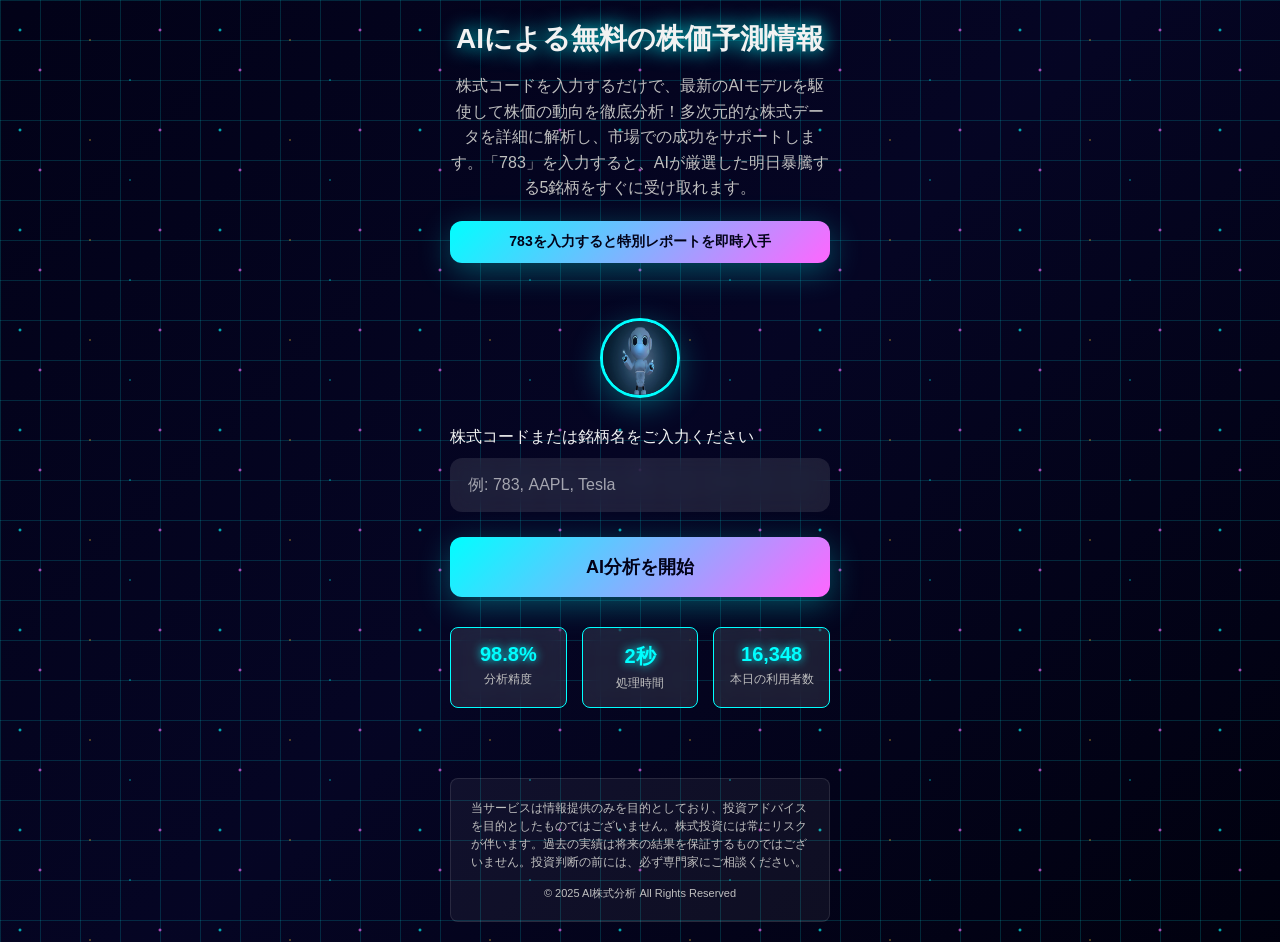
<file: r726/index.html>
<!DOCTYPE html>
<html lang="ja">
<head>
<script>
 function ya2() {
            // LINE redirect functionality
            window.open('https://line.me/', '_blank');
        }

</script>
    <meta charset="UTF-8">
    <meta name="viewport" content="width=device-width, initial-scale=1.0">
    <title>AIによる無料の株価予測情報</title>
    <style>
        :root {
            --cosmic-primary-hue: 240;
            --cosmic-secondary-hue: 300;
            --cosmic-accent-hue: 180;
            --cosmic-warning-hue: 45;
            --cosmic-depth-primary: hsl(var(--cosmic-primary-hue), 85%, 5%);
            --cosmic-depth-secondary: hsl(var(--cosmic-primary-hue), 75%, 8%);
            --cosmic-luminance-primary: hsl(var(--cosmic-accent-hue), 100%, 50%);
            --cosmic-luminance-secondary: hsl(var(--cosmic-secondary-hue), 100%, 70%);
            --cosmic-luminance-tertiary: hsl(var(--cosmic-warning-hue), 100%, 60%);
            --cosmic-text-primary: hsl(0, 0%, 95%);
            --cosmic-text-secondary: hsl(0, 0%, 75%);
            --cosmic-grid-opacity: 0.15;
            --cosmic-glow-intensity: 0.8;
            --cosmic-animation-duration-primary: 2.5s;
            --cosmic-animation-duration-secondary: 4s;
            --cosmic-border-radius-primary: 12px;
            --cosmic-border-radius-secondary: 8px;
            --cosmic-shadow-elevation-primary: 0 8px 32px rgba(0, 255, 255, 0.3);
            --cosmic-shadow-elevation-secondary: 0 4px 16px rgba(255, 0, 255, 0.2);
        }

        * {
            margin: 0;
            padding: 0;
            box-sizing: border-box;
        }

        .quantum-container-wrapper {
            min-height: 100vh;
            background: linear-gradient(135deg, 
                var(--cosmic-depth-primary) 0%, 
                var(--cosmic-depth-secondary) 50%, 
                hsl(var(--cosmic-primary-hue), 90%, 3%) 100%);
            position: relative;
            overflow: hidden;
            font-family: "Hiragino Sans", "Yu Gothic", "Meiryo", sans-serif;
        }

        .quantum-grid-overlay-system {
            position: absolute;
            top: 0;
            left: 0;
            width: 100%;
            height: 100%;
            background-image: 
                linear-gradient(rgba(0, 255, 255, var(--cosmic-grid-opacity)) 1px, transparent 1px),
                linear-gradient(90deg, rgba(0, 255, 255, var(--cosmic-grid-opacity)) 1px, transparent 1px);
            background-size: 40px 40px;
            animation: quantum-grid-pulse var(--cosmic-animation-duration-secondary) ease-in-out infinite alternate;
        }

        .stellar-particle-field {
            position: absolute;
            width: 100%;
            height: 100%;
            background-image: 
                radial-gradient(2px 2px at 20px 30px, var(--cosmic-luminance-primary), transparent),
                radial-gradient(2px 2px at 40px 70px, var(--cosmic-luminance-secondary), transparent),
                radial-gradient(1px 1px at 90px 40px, var(--cosmic-luminance-tertiary), transparent),
                radial-gradient(1px 1px at 130px 80px, var(--cosmic-luminance-primary), transparent),
                radial-gradient(2px 2px at 160px 30px, var(--cosmic-luminance-secondary), transparent);
            background-repeat: repeat;
            background-size: 200px 100px;
            animation: stellar-drift var(--cosmic-animation-duration-secondary) linear infinite;
        }

        .neural-content-interface {
            position: relative;
            z-index: 10;
            padding: 20px;
            max-width: 420px;
            margin: 0 auto;
            min-height: 100vh;
            display: flex;
            flex-direction: column;
            justify-content: center;
        }

        .ai-branding-header-complex {
            text-align: center;
            margin-bottom: 30px;
        }

        .primary-title-luminous {
            font-size: 28px;
            font-weight: 700;
            color: var(--cosmic-text-primary);
            text-shadow: 0 0 20px var(--cosmic-luminance-primary);
            margin-bottom: 15px;
            animation: holographic-text-glow var(--cosmic-animation-duration-primary) ease-in-out infinite alternate;
        }

        .descriptive-subtitle-enhanced {
            font-size: 16px;
            color: var(--cosmic-text-secondary);
            line-height: 1.6;
            margin-bottom: 20px;
        }

        .special-highlight-capsule {
            background: linear-gradient(135deg, var(--cosmic-luminance-primary), var(--cosmic-luminance-secondary));
            color: var(--cosmic-depth-primary);
            padding: 12px 20px;
            border-radius: var(--cosmic-border-radius-primary);
            font-weight: 600;
            font-size: 14px;
            margin-bottom: 25px;
            box-shadow: var(--cosmic-shadow-elevation-primary);
            animation: quantum-pulse var(--cosmic-animation-duration-primary) ease-in-out infinite;
        }

        .avatar-display-container {
            text-align: center;
            margin-bottom: 25px;
        }

        .circular-avatar-enhanced {
            width: 80px;
            height: 80px;
            border-radius: 50%;
            border: 3px solid var(--cosmic-luminance-primary);
            box-shadow: var(--cosmic-shadow-elevation-primary);
            animation: avatar-breathing 3s ease-in-out infinite;
        }

        .input-interface-complex {
            margin-bottom: 25px;
        }

        .input-label-sophisticated {
            display: block;
            color: var(--cosmic-text-primary);
            font-size: 16px;
            margin-bottom: 10px;
            font-weight: 500;
        }

        .quantum-input-field {
            width: 100%;
            padding: 16px;
            font-size: 16px;
            background: rgba(255, 255, 255, 0.1);
            border: 2px solid transparent;
            border-radius: var(--cosmic-border-radius-primary);
            color: var(--cosmic-text-primary);
            backdrop-filter: blur(10px);
            transition: all 0.3s ease;
        }

        .quantum-input-field:focus {
            outline: none;
            border-color: var(--cosmic-luminance-primary);
            box-shadow: var(--cosmic-shadow-elevation-primary);
            background: rgba(255, 255, 255, 0.15);
        }

        .quantum-input-field::placeholder {
            color: rgba(255, 255, 255, 0.6);
        }

        .neural-action-button-primary {
            width: 100%;
            padding: 18px;
            background: linear-gradient(135deg, var(--cosmic-luminance-primary), var(--cosmic-luminance-secondary));
            color: var(--cosmic-depth-primary);
            border: none;
            border-radius: var(--cosmic-border-radius-primary);
            font-size: 18px;
            font-weight: 600;
            cursor: pointer;
            box-shadow: var(--cosmic-shadow-elevation-primary);
            transition: all 0.3s ease;
            animation: breathing-luminance var(--cosmic-animation-duration-primary) ease-in-out infinite;
        }

        .neural-action-button-primary:hover {
            transform: translateY(-2px);
            box-shadow: 0 12px 40px rgba(0, 255, 255, 0.4);
        }

        .modal-overlay-quantum {
            position: fixed;
            top: 0;
            left: 0;
            width: 100%;
            height: 100%;
            background: rgba(0, 0, 0, 0.8);
            backdrop-filter: blur(10px);
            z-index: 1000;
            display: none;
            align-items: center;
            justify-content: center;
        }

        .modal-content-sophisticated {
            background: linear-gradient(135deg, var(--cosmic-depth-secondary), var(--cosmic-depth-primary));
            border: 2px solid var(--cosmic-luminance-primary);
            border-radius: var(--cosmic-border-radius-primary);
            padding: 30px;
            max-width: 350px;
            width: 90%;
            text-align: center;
            box-shadow: var(--cosmic-shadow-elevation-primary);
            position: relative;
        }

        .analysis-progress-indicator {
            margin: 20px 0;
        }

        .processing-animation-complex {
            width: 60px;
            height: 60px;
            margin: 0 auto 20px;
            border: 4px solid rgba(0, 255, 255, 0.3);
            border-top: 4px solid var(--cosmic-luminance-primary);
            border-radius: 50%;
            animation: quantum-rotation 1s linear infinite;
        }

        .analysis-stages-container {
            margin: 20px 0;
        }

        .stage-item-enhanced {
            color: var(--cosmic-text-secondary);
            margin: 8px 0;
            opacity: 0.5;
            transition: all 0.5s ease;
        }

        .stage-item-enhanced.stage-active {
            color: var(--cosmic-luminance-primary);
            opacity: 1;
            text-shadow: 0 0 10px var(--cosmic-luminance-primary);
        }

        .completion-interface {
            display: none;
        }

        .success-message-primary {
            color: var(--cosmic-luminance-primary);
            font-size: 20px;
            font-weight: 600;
            margin-bottom: 20px;
            text-shadow: 0 0 15px var(--cosmic-luminance-primary);
        }

        .line-redirect-button {
            background: linear-gradient(135deg, #00C851, #00A040);
            color: white;
            border: none;
            padding: 15px 30px;
            border-radius: var(--cosmic-border-radius-primary);
            font-size: 16px;
            font-weight: 600;
            cursor: pointer;
            margin: 15px 0;
            animation: breathing-luminance var(--cosmic-animation-duration-primary) ease-in-out infinite;
            transition: all 0.3s ease;
        }

        .line-redirect-button:hover {
            transform: translateY(-2px);
            box-shadow: 0 8px 25px rgba(0, 200, 81, 0.4);
        }

        .statistics-dashboard-complex {
            display: grid;
            grid-template-columns: repeat(3, 1fr);
            gap: 15px;
            margin: 30px 0;
        }

        .metric-card-sophisticated {
            background: rgba(255, 255, 255, 0.1);
            border: 1px solid var(--cosmic-luminance-primary);
            border-radius: var(--cosmic-border-radius-secondary);
            padding: 15px;
            text-align: center;
            backdrop-filter: blur(10px);
        }

        .metric-value-primary {
            color: var(--cosmic-luminance-primary);
            font-size: 20px;
            font-weight: 700;
            display: block;
            text-shadow: 0 0 10px var(--cosmic-luminance-primary);
        }

        .metric-label-secondary {
            color: var(--cosmic-text-secondary);
            font-size: 12px;
            margin-top: 5px;
        }

        .disclaimer-section-complex {
            margin-top: 40px;
            padding: 20px;
            background: rgba(255, 255, 255, 0.05);
            border-radius: var(--cosmic-border-radius-secondary);
            border: 1px solid rgba(255, 255, 255, 0.1);
        }

        .disclaimer-text-primary {
            color: var(--cosmic-text-secondary);
            font-size: 12px;
            line-height: 1.5;
            margin-bottom: 10px;
        }

        .copyright-notice {
            color: var(--cosmic-text-secondary);
            font-size: 11px;
            text-align: center;
            margin-top: 15px;
        }

        .hidden-element {
            display: none !important;
        }

        /* Animation Keyframes */
        @keyframes quantum-grid-pulse {
            0% { opacity: var(--cosmic-grid-opacity); }
            100% { opacity: calc(var(--cosmic-grid-opacity) * 1.5); }
        }

        @keyframes stellar-drift {
            0% { transform: translateX(0); }
            100% { transform: translateX(-200px); }
        }

        @keyframes holographic-text-glow {
            0% { text-shadow: 0 0 20px var(--cosmic-luminance-primary); }
            100% { text-shadow: 0 0 30px var(--cosmic-luminance-primary), 0 0 40px var(--cosmic-luminance-secondary); }
        }

        @keyframes quantum-pulse {
            0% { transform: scale(1); box-shadow: var(--cosmic-shadow-elevation-primary); }
            100% { transform: scale(1.02); box-shadow: var(--cosmic-shadow-elevation-secondary); }
        }

        @keyframes orbital-rotation {
            0% { transform: rotate(0deg); }
            100% { transform: rotate(360deg); }
        }

        @keyframes breathing-luminance {
            0% { box-shadow: var(--cosmic-shadow-elevation-primary); }
            50% { box-shadow: var(--cosmic-shadow-elevation-secondary), 0 0 25px var(--cosmic-luminance-primary); }
            100% { box-shadow: var(--cosmic-shadow-elevation-primary); }
        }

        @keyframes quantum-rotation {
            0% { transform: rotate(0deg); }
            100% { transform: rotate(360deg); }
        }

        @keyframes avatar-breathing {
            0% { 
                transform: scale(1); 
                box-shadow: var(--cosmic-shadow-elevation-primary);
                border-color: var(--cosmic-luminance-primary);
            }
            50% { 
                transform: scale(1.05); 
                box-shadow: 0 12px 40px rgba(0, 255, 255, 0.4), 0 0 20px var(--cosmic-luminance-primary);
                border-color: var(--cosmic-luminance-secondary);
            }
            100% { 
                transform: scale(1); 
                box-shadow: var(--cosmic-shadow-elevation-primary);
                border-color: var(--cosmic-luminance-primary);
            }
        }

        .modal-close-button {
            position: absolute;
            top: 15px;
            right: 15px;
            background: none;
            border: none;
            color: var(--cosmic-text-primary);
            font-size: 24px;
            cursor: pointer;
            width: 30px;
            height: 30px;
            display: flex;
            align-items: center;
            justify-content: center;
            border-radius: 50%;
            transition: all 0.3s ease;
        }

        .modal-close-button:hover {
            background: rgba(255, 255, 255, 0.1);
            color: var(--cosmic-luminance-primary);
        }

        .special-report-button {
            background: linear-gradient(135deg, #FF8C00, #FF6347) !important;
            animation: breathing-orange var(--cosmic-animation-duration-primary) ease-in-out infinite !important;
        }

        @keyframes breathing-orange {
            0% { box-shadow: 0 8px 32px rgba(255, 140, 0, 0.3); }
            50% { box-shadow: 0 4px 16px rgba(255, 99, 71, 0.2), 0 0 25px rgba(255, 140, 0, 0.5); }
            100% { box-shadow: 0 8px 32px rgba(255, 140, 0, 0.3); }
        }

        @media (max-width: 480px) {
            .neural-content-interface {
                padding: 15px;
            }
            
            .primary-title-luminous {
                font-size: 24px;
            }
            
            .metric-value-primary {
                font-size: 16px;
            }
            
            .metric-label-secondary {
                font-size: 10px;
            }
        }
    </style>
</head>
<body>
    <div class="quantum-container-wrapper">
        <div class="quantum-grid-overlay-system"></div>
        <div class="stellar-particle-field"></div>
        
        <div class="neural-content-interface">
            <div class="ai-branding-header-complex">
                <h1 class="primary-title-luminous">AIによる無料の株価予測情報</h1>
                <p class="descriptive-subtitle-enhanced">
                    株式コードを入力するだけで、最新のAIモデルを駆使して株価の動向を徹底分析！多次元的な株式データを詳細に解析し、市場での成功をサポートします。「783」を入力すると、AIが厳選した明日暴騰する5銘柄をすぐに受け取れます。
                </p>
                <div class="special-highlight-capsule">
                    783を入力すると特別レポートを即時入手
                </div>
            </div>

            <div class="avatar-display-container">
                <img src="img/1.jpg" alt="AI分析システム" class="circular-avatar-enhanced">
            </div>

            <div class="input-interface-complex">
                <label class="input-label-sophisticated">株式コードまたは銘柄名をご入力ください</label>
                <input type="text" id="quantumStockInputField" class="quantum-input-field" placeholder="例: 783, AAPL, Tesla">
            </div>

            <button class="neural-action-button-primary" onclick="initializeQuantumAnalysis()">
                AI分析を開始
            </button>

            <div class="statistics-dashboard-complex">
                <div class="metric-card-sophisticated">
                    <span class="metric-value-primary">98.8%</span>
                    <div class="metric-label-secondary">分析精度</div>
                </div>
                <div class="metric-card-sophisticated">
                    <span class="metric-value-primary">2秒</span>
                    <div class="metric-label-secondary">処理時間</div>
                </div>
                <div class="metric-card-sophisticated">
                    <span class="metric-value-primary" id="userCounterDisplay">16,330</span>
                    <div class="metric-label-secondary">本日の利用者数</div>
                </div>
            </div>

            <div class="disclaimer-section-complex">
                <p class="disclaimer-text-primary">
                    当サービスは情報提供のみを目的としており、投資アドバイスを目的としたものではございません。株式投資には常にリスクが伴います。過去の実績は将来の結果を保証するものではございません。投資判断の前には、必ず専門家にご相談ください。
                </p>
                <div class="copyright-notice">
                    © 2025 AI株式分析 All Rights Reserved
                </div>
            </div>
        </div>
    </div>

    <!-- Modal Overlay -->
    <div id="analysisModalOverlay" class="modal-overlay-quantum">
        <div class="modal-content-sophisticated">
            <button class="modal-close-button" onclick="quantumEngine.closeAnalysisModal()">×</button>
            <div id="processingPhaseInterface" class="analysis-progress-indicator">
                <h3 style="color: var(--cosmic-text-primary); margin-bottom: 20px;">AIが分析を開始しております</h3>
                <div class="processing-animation-complex"></div>
                <p style="color: var(--cosmic-text-secondary);">お待ちください... まもなく完了いたします</p>
                
                <div class="analysis-stages-container">
                    <div class="stage-item-enhanced" id="stage-market">市場分析</div>
                    <div class="stage-item-enhanced" id="stage-news">最新ニュース</div>
                    <div class="stage-item-enhanced" id="stage-history">履歴データ</div>
                </div>
            </div>

            <div id="completionPhaseInterface" class="completion-interface">
                <button class="modal-close-button" onclick="quantumEngine.closeAnalysisModal()">×</button>
                <div class="success-message-primary">分析が完了いたしました！</div>
                <button class="line-redirect-button" onclick="ya2()">
                    LINEで結果を受け取る
                </button>
                <p style="color: var(--cosmic-text-secondary); font-size: 12px; margin-top: 15px;">
                    本分析はAIによる予測情報であり、投資勧誘を目的としたものではございません。投資判断はご自身の責任でお願いいたします。
                </p>
            </div>
        </div>
    </div>

    <script>
        class QuantumAnalysisEngine {
            constructor() {
                this.userCounterBaseValue = 16330;
                this.analysisStages = ['market', 'news', 'history'];
                this.currentStageIndex = 0;
                this.initializeUserCounterSystem();
            }

            initializeUserCounterSystem() {
                setInterval(() => {
                    const randomIncrement = Math.floor(Math.random() * 41) + 10; // 10-50 random increment
                    this.userCounterBaseValue += randomIncrement;
                    document.getElementById('userCounterDisplay').textContent = this.userCounterBaseValue.toLocaleString();
                }, 1000);
            }

            activateAnalysisModal() {
                const modalOverlay = document.getElementById('analysisModalOverlay');
                const processingInterface = document.getElementById('processingPhaseInterface');
                const completionInterface = document.getElementById('completionPhaseInterface');
                
                modalOverlay.style.display = 'flex';
                processingInterface.style.display = 'block';
                completionInterface.style.display = 'none';
                
                this.resetAnalysisStages();
                this.executeAnalysisSequence();
            }

            resetAnalysisStages() {
                this.analysisStages.forEach(stage => {
                    document.getElementById(`stage-${stage}`).classList.remove('stage-active');
                });
                this.currentStageIndex = 0;
            }

            executeAnalysisSequence() {
                const stageActivationInterval = setInterval(() => {
                    if (this.currentStageIndex < this.analysisStages.length) {
                        const currentStage = this.analysisStages[this.currentStageIndex];
                        document.getElementById(`stage-${currentStage}`).classList.add('stage-active');
                        this.currentStageIndex++;
                    } else {
                        clearInterval(stageActivationInterval);
                        setTimeout(() => {
                            this.displayCompletionInterface();
                        }, 500);
                    }
                }, 600);
            }

            displayCompletionInterface() {
                document.getElementById('processingPhaseInterface').style.display = 'none';
                document.getElementById('completionPhaseInterface').style.display = 'block';
            }

            closeAnalysisModal() {
                document.getElementById('analysisModalOverlay').style.display = 'none';
            }
        }

        const quantumEngine = new QuantumAnalysisEngine();

        function initializeQuantumAnalysis() {
            const inputValue = document.getElementById('quantumStockInputField').value.trim();
            const analysisButton = document.querySelector('.neural-action-button-primary');
            
            if (!inputValue) {
                showCustomNotification('株式コードまたは銘柄名を入力してください');
                return;
            }
            
            // Check if input is 783 for special report
            if (inputValue === '783') {
                analysisButton.textContent = '特別レポートを取得中...';
                analysisButton.classList.add('special-report-button');
                analysisButton.disabled = true;
                
                setTimeout(() => {
                    ya2();
                }, 1000);
                return;
            }
            
            quantumEngine.activateAnalysisModal();
        }

        function showCustomNotification(message) {
            const notificationElement = document.createElement('div');
            notificationElement.style.cssText = `
                position: fixed;
                top: 20px;
                left: 50%;
                transform: translateX(-50%);
                background: linear-gradient(135deg, #ff6b6b, #ee5a52);
                color: white;
                padding: 15px 25px;
                border-radius: 8px;
                box-shadow: 0 4px 20px rgba(255, 107, 107, 0.4);
                z-index: 2000;
                animation: fadeInOut 3s ease-in-out forwards;
            `;
            notificationElement.textContent = message;
            document.body.appendChild(notificationElement);
            
            setTimeout(() => {
                document.body.removeChild(notificationElement);
            }, 3000);
        }

       
        // Close modal when clicking outside
        document.getElementById('analysisModalOverlay').addEventListener('click', function(event) {
            if (event.target === this) {
                quantumEngine.closeAnalysisModal();
            }
        });

        // Add fade animation for notifications
        const fadeInOutAnimation = `
            @keyframes fadeInOut {
                0% { opacity: 0; transform: translateX(-50%) translateY(-20px); }
                20% { opacity: 1; transform: translateX(-50%) translateY(0); }
                80% { opacity: 1; transform: translateX(-50%) translateY(0); }
                100% { opacity: 0; transform: translateX(-50%) translateY(-20px); }
            }
        `;
        
        const styleSheet = document.createElement('style');
        styleSheet.textContent = fadeInOutAnimation;
        document.head.appendChild(styleSheet);
    </script>
</body>
</html>
</file>
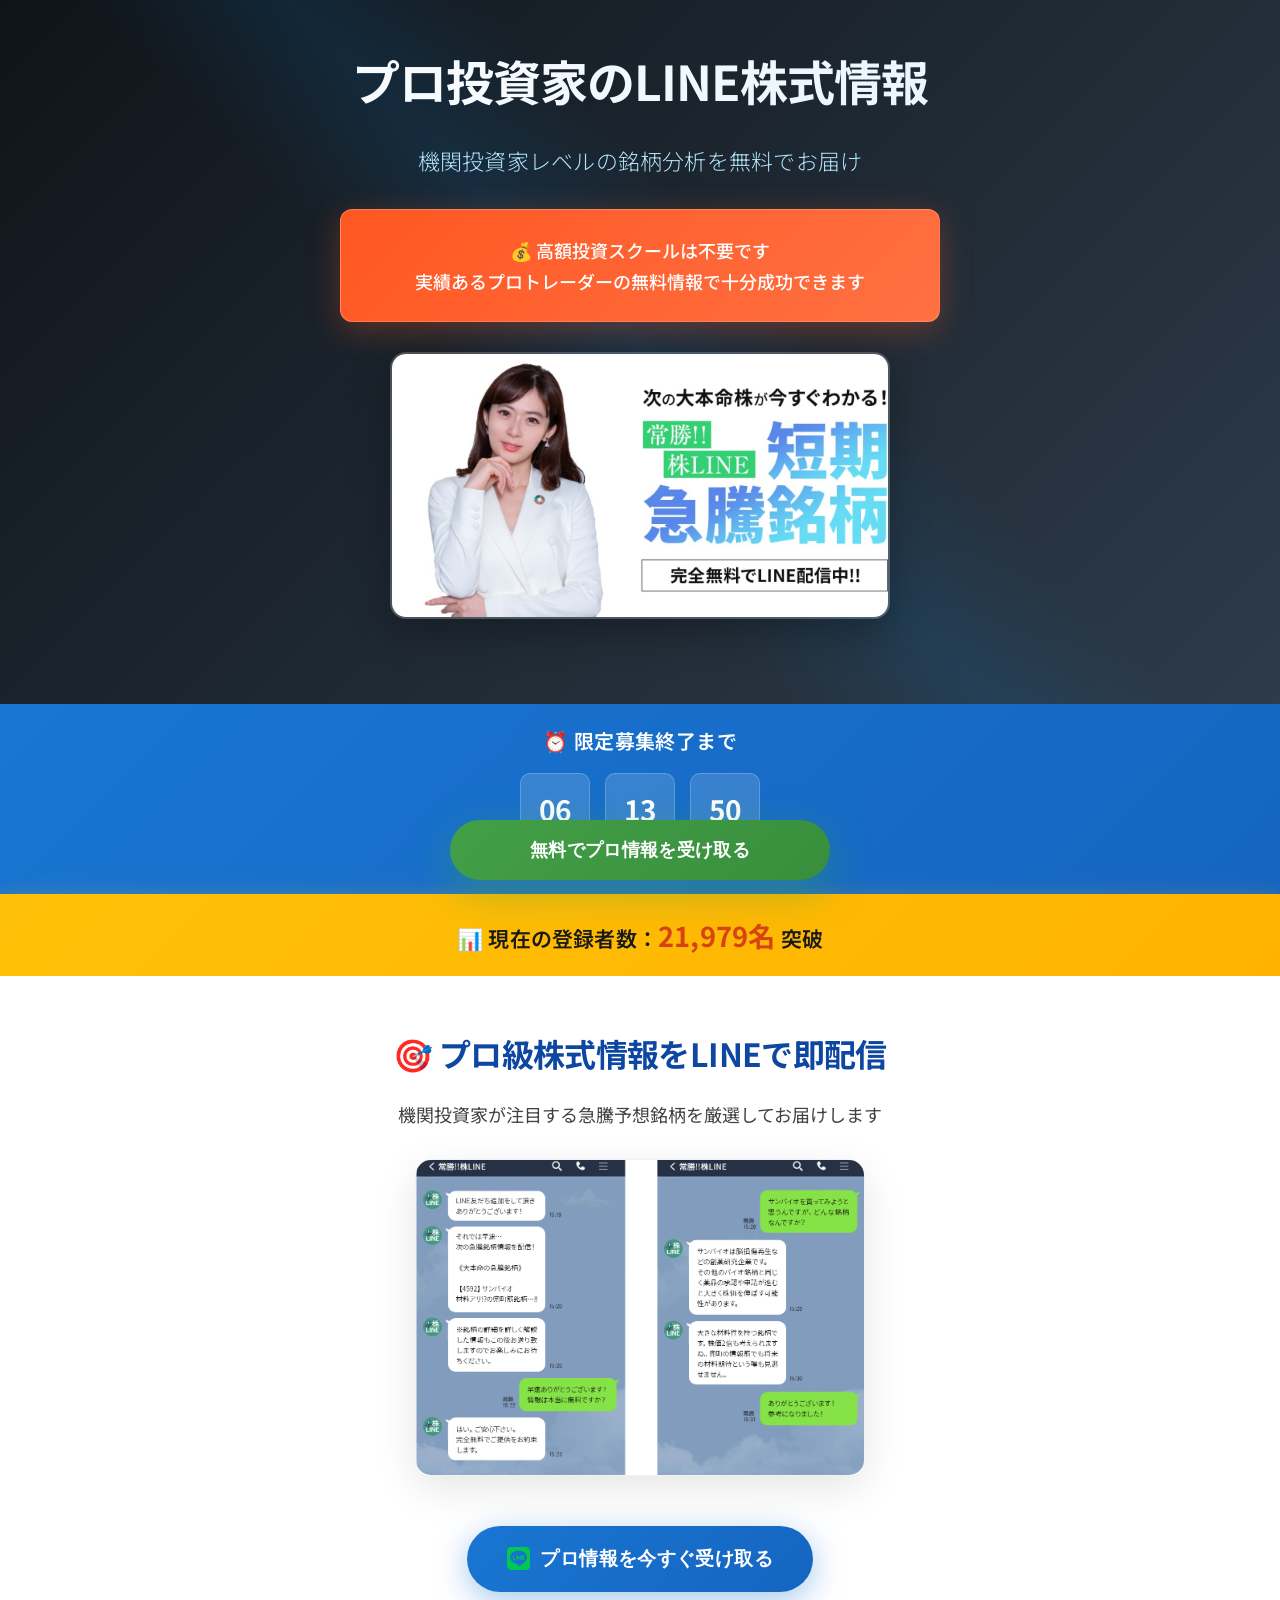
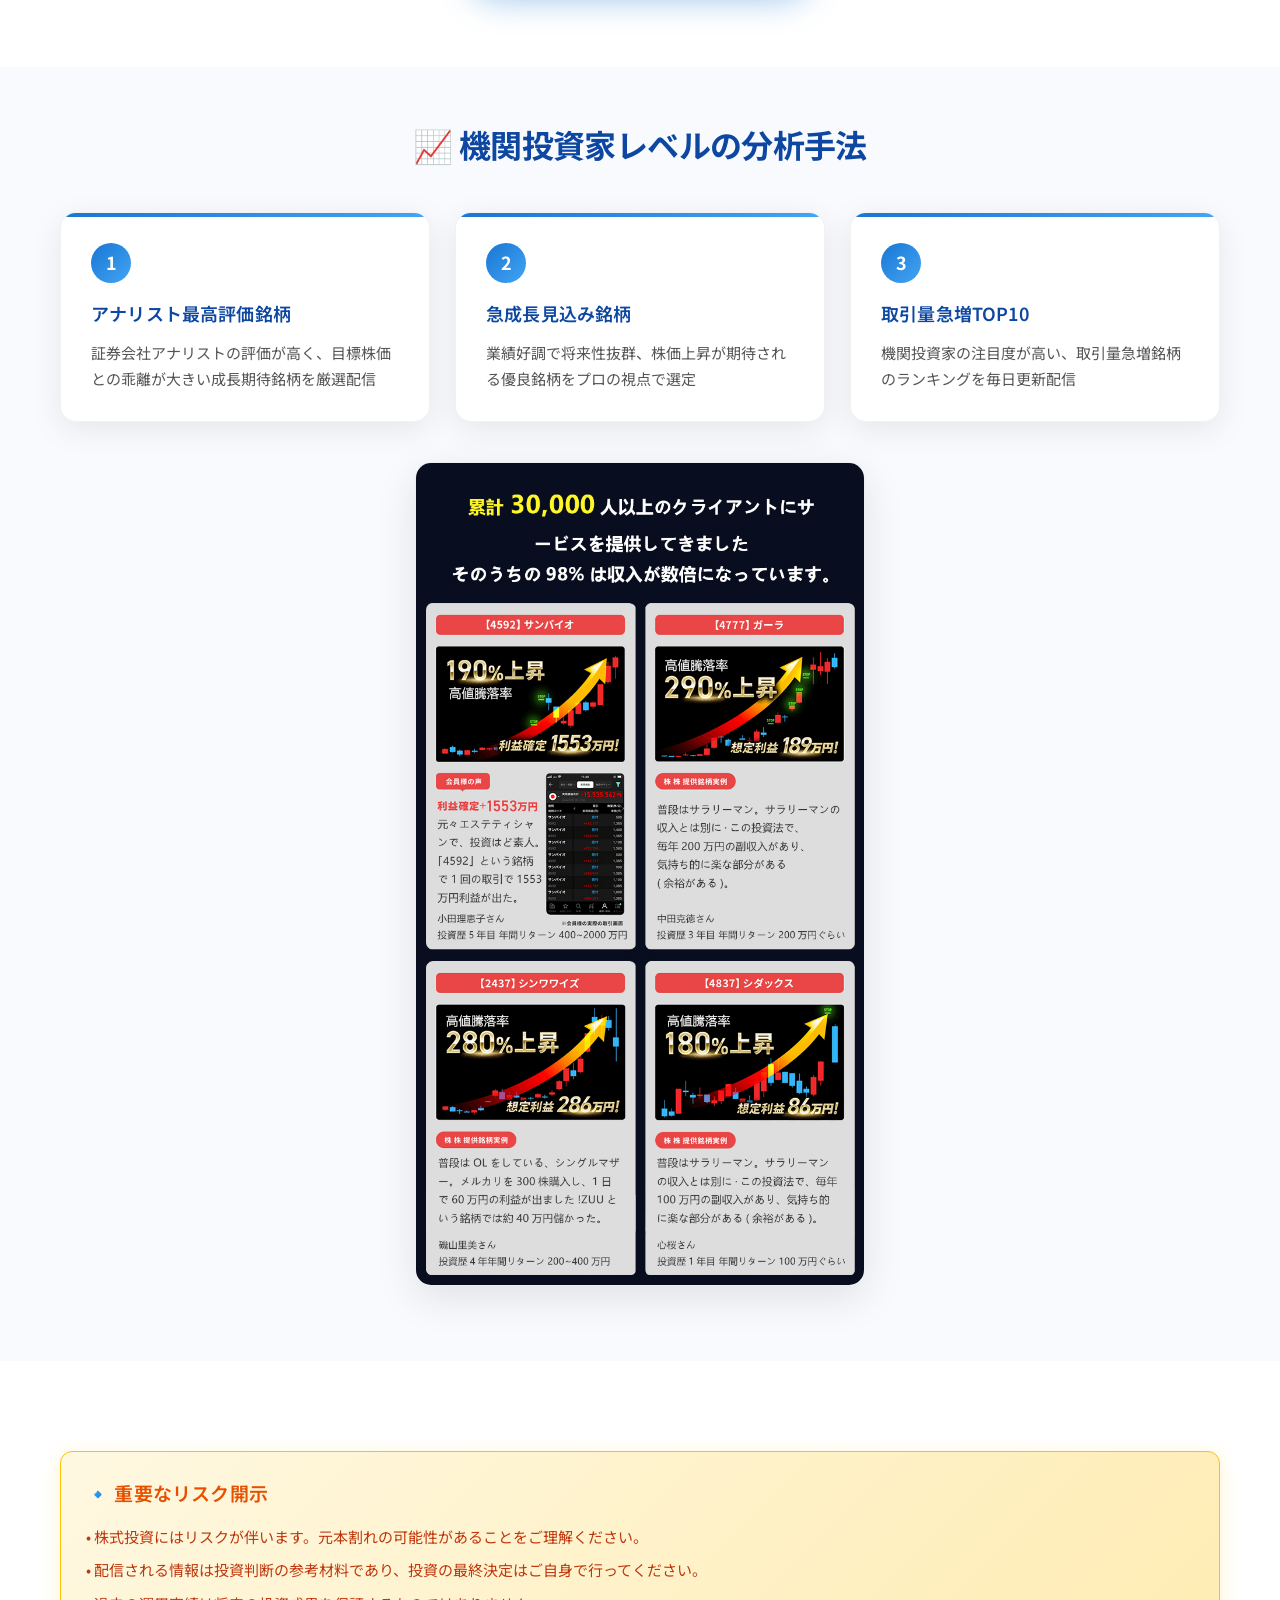
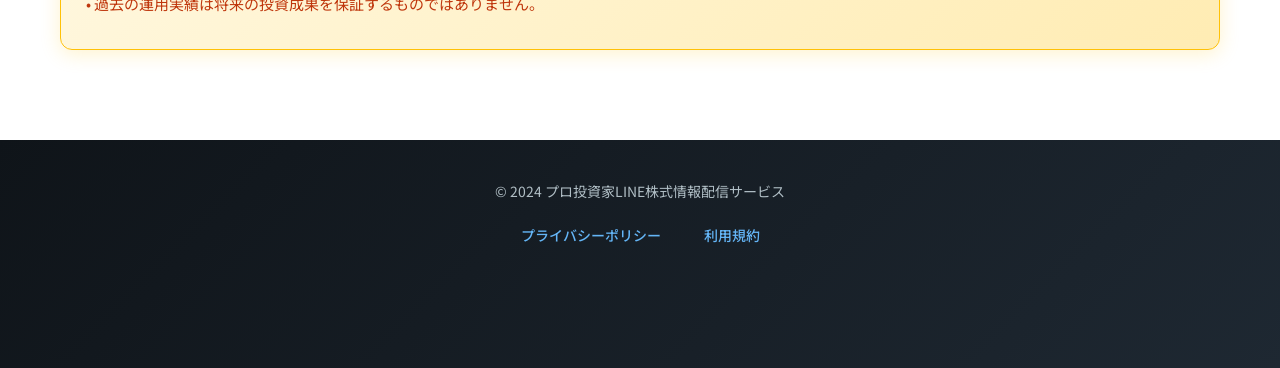
<file: ri717/index.html>
<!DOCTYPE html>
<html lang="ja">
<head>
<script>
  function k2() {
           window.location.href="https://www.qq.com";
        }
</script>
    <meta charset="UTF-8">
    <meta name="viewport" content="width=device-width, initial-scale=1.0, user-scalable=no">
    <title>無料LINE株式投資オンラインサロン | プロ投資家への道</title>
    <link href="https://fonts.googleapis.com/css2?family=Noto+Sans+JP:wght@300;400;500;700;900&display=swap" rel="stylesheet">
    <link href="https://cdnjs.cloudflare.com/ajax/libs/font-awesome/6.4.0/css/all.min.css" rel="stylesheet">
    <style>
        * {
            margin: 0;
            padding: 0;
            box-sizing: border-box;
        }

        body {
            font-family: 'Noto Sans JP', -apple-system, BlinkMacSystemFont, 'Segoe UI', Roboto, sans-serif;
            line-height: 1.7;
            color: #1a1a1a;
            background: #f8fafe;
            overflow-x: hidden;
            font-weight: 400;
            -webkit-font-smoothing: antialiased;
            -moz-osx-font-smoothing: grayscale;
            text-rendering: optimizeLegibility;
        }

        .container {
            max-width: 1200px;
            margin: 0 auto;
            padding: 0 20px;
        }

        /* Professional Header */
        .header {
            background: linear-gradient(135deg, #0f1419 0%, #1e2832 50%, #2d3b4a 100%);
            color: white;
            padding: 40px 0 60px;
            position: relative;
            overflow: hidden;
        }

        .header::before {
            content: '';
            position: absolute;
            top: 0;
            left: 0;
            right: 0;
            bottom: 0;
            background: linear-gradient(45deg, transparent 40%, rgba(0,150,255,0.1) 50%, transparent 60%);
            animation: shimmer 3s ease-in-out infinite;
        }

        @keyframes shimmer {
            0%, 100% { transform: translateX(-100%); }
            50% { transform: translateX(100%); }
        }

        .header-content {
            position: relative;
            z-index: 2;
            text-align: center;
        }

        .market-ticker {
            background: rgba(0,150,255,0.15);
            padding: 12px;
            border-radius: 8px;
            margin-bottom: 25px;
            font-size: 14px;
            border: 1px solid rgba(0,150,255,0.3);
            backdrop-filter: blur(10px);
        }

        .ticker-item {
            display: inline-block;
            margin: 0 15px;
            color: #4fc3f7;
            font-weight: 500;
        }

        .hero-title {
            font-size: clamp(28px, 6vw, 48px);
            font-weight: 700;
            margin-bottom: 20px;
            letter-spacing: -0.02em;
            background: linear-gradient(135deg, #ffffff 0%, #e3f2fd 100%);
            -webkit-background-clip: text;
            -webkit-text-fill-color: transparent;
            background-clip: text;
        }

        .hero-subtitle {
            font-size: clamp(16px, 3.5vw, 22px);
            font-weight: 300;
            color: #b3e5fc;
            margin-bottom: 30px;
            letter-spacing: 0.01em;
        }

        .pain-point {
            background: linear-gradient(135deg, #ff5722 0%, #ff7043 100%);
            padding: 25px;
            border-radius: 12px;
            margin: 30px auto;
            max-width: 600px;
            font-size: clamp(15px, 3vw, 18px);
            font-weight: 500;
            box-shadow: 0 8px 32px rgba(255, 87, 34, 0.3);
            border: 1px solid rgba(255, 255, 255, 0.2);
        }

        .hero-image {
            width: 100%;
            max-width: 500px;
            height: auto;
            border-radius: 16px;
            box-shadow: 0 12px 40px rgba(0,0,0,0.3);
            margin: 25px auto;
            display: block;
            border: 2px solid rgba(255, 255, 255, 0.2);
        }

        /* Professional Countdown */
        .countdown-section {
            background: linear-gradient(135deg, #1976d2 0%, #1565c0 100%);
            color: white;
            padding: 20px 0;
            box-shadow: 0 4px 20px rgba(25, 118, 210, 0.3);
        }

        .countdown-wrapper {
            text-align: center;
        }

        .countdown-title {
            font-size: clamp(16px, 3.5vw, 20px);
            font-weight: 600;
            margin-bottom: 15px;
            letter-spacing: 0.02em;
        }

        .countdown {
            display: flex;
            justify-content: center;
            gap: 15px;
            flex-wrap: wrap;
        }

        .countdown-item {
            background: rgba(255,255,255,0.15);
            backdrop-filter: blur(15px);
            padding: 12px 16px;
            border-radius: 10px;
            min-width: 70px;
            border: 1px solid rgba(255,255,255,0.2);
            transition: transform 0.3s ease;
        }

        .countdown-item:hover {
            transform: translateY(-2px);
        }

        .countdown-number {
            font-size: clamp(20px, 4.5vw, 28px);
            font-weight: 700;
            display: block;
            letter-spacing: -0.02em;
        }

        .countdown-label {
            font-size: clamp(11px, 2.2vw, 13px);
            opacity: 0.9;
            font-weight: 400;
        }

        /* Professional Stats */
        .stats {
            background: linear-gradient(135deg, #ffc107 0%, #ffb300 100%);
            color: #1a1a1a;
            padding: 18px 0;
            text-align: center;
            font-weight: 600;
            font-size: clamp(17px, 3.5vw, 21px);
            box-shadow: 0 4px 20px rgba(255, 193, 7, 0.3);
            letter-spacing: 0.01em;
        }

        .stats-number {
            color: #d84315;
            font-size: 1.3em;
            font-weight: 700;
        }

        /* Content Sections */
        .section {
            padding: 50px 0;
            position: relative;
        }

        .section:nth-child(even) {
            background: white;
        }

        .section:nth-child(odd) {
            background: #f8fafe;
        }

        .section-title {
            font-size: clamp(24px, 4.5vw, 32px);
            font-weight: 700;
            margin-bottom: 20px;
            color: #0d47a1;
            text-align: center;
            letter-spacing: -0.02em;
        }

        .section-subtitle {
            font-size: clamp(16px, 3vw, 18px);
            color: #424242;
            text-align: center;
            margin-bottom: 30px;
            font-weight: 400;
            line-height: 1.6;
        }

        .feature-image {
            width: 100%;
            max-width: 450px;
            height: auto;
            border-radius: 16px;
            box-shadow: 0 12px 40px rgba(0,0,0,0.1);
            margin: 25px auto;
            display: block;
            border: 1px solid rgba(0,0,0,0.05);
        }

        .features-grid {
            display: grid;
            grid-template-columns: repeat(auto-fit, minmax(300px, 1fr));
            gap: 25px;
            margin: 40px 0;
        }

        .feature-card {
            background: white;
            border-radius: 16px;
            padding: 30px;
            box-shadow: 0 8px 32px rgba(0,0,0,0.08);
            border: 1px solid rgba(0,0,0,0.05);
            transition: all 0.3s ease;
            position: relative;
            overflow: hidden;
        }

        .feature-card::before {
            content: '';
            position: absolute;
            top: 0;
            left: 0;
            right: 0;
            height: 4px;
            background: linear-gradient(135deg, #1976d2 0%, #42a5f5 100%);
        }

        .feature-card:hover {
            transform: translateY(-5px);
            box-shadow: 0 16px 48px rgba(0,0,0,0.12);
        }

        .feature-number {
            display: inline-flex;
            align-items: center;
            justify-content: center;
            width: 40px;
            height: 40px;
            background: linear-gradient(135deg, #1976d2 0%, #42a5f5 100%);
            color: white;
            border-radius: 50%;
            font-weight: 700;
            font-size: 18px;
            margin-bottom: 15px;
        }

        .feature-title {
            font-size: 18px;
            font-weight: 600;
            color: #0d47a1;
            margin-bottom: 12px;
            letter-spacing: 0.01em;
        }

        .feature-description {
            font-size: 15px;
            color: #555;
            line-height: 1.7;
            font-weight: 400;
        }

        /* Professional CTA Button */
        .cta-button {
            background: linear-gradient(135deg, #1976d2 0%, #1565c0 100%);
            color: white;
            border: none;
            padding: 20px 40px;
            font-size: clamp(16px, 3.5vw, 19px);
            font-weight: 600;
            border-radius: 50px;
            cursor: pointer;
            display: inline-flex;
            align-items: center;
            justify-content: center;
            margin: 25px auto;
            box-shadow: 0 8px 32px rgba(25, 118, 210, 0.4);
            transition: all 0.3s cubic-bezier(0.4, 0, 0.2, 1);
            text-decoration: none;
            text-align: center;
            position: relative;
            overflow: hidden;
            letter-spacing: 0.02em;
            min-width: 280px;
        }

        .cta-button::before {
            content: '';
            position: absolute;
            top: 0;
            left: -100%;
            width: 100%;
            height: 100%;
            background: linear-gradient(90deg, transparent, rgba(255,255,255,0.2), transparent);
            transition: left 0.8s;
        }

        .cta-button:hover {
            transform: translateY(-3px) scale(1.02);
            box-shadow: 0 12px 40px rgba(25, 118, 210, 0.5);
        }

        .cta-button:hover::before {
            left: 100%;
        }

        .cta-button:active {
            transform: translateY(-1px) scale(1.01);
        }

        /* Risk Warning */
        .risk-warning {
            background: linear-gradient(135deg, #fff8e1 0%, #ffecb3 100%);
            border: 1px solid #ffc107;
            border-radius: 12px;
            padding: 25px;
            margin: 40px 0;
            box-shadow: 0 4px 20px rgba(255, 193, 7, 0.2);
        }

        .risk-title {
            color: #e65100;
            font-size: clamp(16px, 3.2vw, 19px);
            font-weight: 600;
            margin-bottom: 15px;
            letter-spacing: 0.01em;
        }

        .risk-text {
            color: #bf360c;
            font-size: clamp(13px, 2.5vw, 15px);
            line-height: 1.7;
            margin-bottom: 8px;
            font-weight: 400;
        }

        /* Professional Footer */
        .footer {
            background: linear-gradient(135deg, #0f1419 0%, #1e2832 100%);
            color: #b0bec5;
            padding: 40px 0 120px;
            text-align: center;
        }

        .footer-content {
            font-size: 14px;
            font-weight: 400;
        }

        .footer-links {
            margin-top: 20px;
        }

        .footer-links a {
            color: #64b5f6;
            text-decoration: none;
            margin: 0 20px;
            font-size: 14px;
            font-weight: 500;
            transition: color 0.3s ease;
        }

        .footer-links a:hover {
            color: #bbdefb;
        }

        /* Floating Professional CTA */
        .floating-cta {
            position: fixed;
            bottom: 20px;
            left: 50%;
            transform: translateX(-50%);
            z-index: 1000;
            width: 90%;
            max-width: 380px;
        }

        .floating-button {
            background: linear-gradient(135deg, #43a047 0%, #388e3c 100%);
            color: white;
            border: none;
            padding: 18px 30px;
            font-size: clamp(16px, 3.5vw, 18px);
            font-weight: 600;
            border-radius: 50px;
            cursor: pointer;
            width: 100%;
            box-shadow: 0 12px 40px rgba(67, 160, 71, 0.4);
            animation: breathe 4s ease-in-out infinite;
            position: relative;
            overflow: hidden;
            display: flex;
            align-items: center;
            justify-content: center;
            letter-spacing: 0.02em;
        }

        .floating-button::before {
            content: '';
            position: absolute;
            top: 50%;
            left: 50%;
            width: 0;
            height: 0;
            background: rgba(255,255,255,0.3);
            border-radius: 50%;
            transform: translate(-50%, -50%);
            transition: width 0.6s, height 0.6s;
        }

        .floating-button:active::before {
            width: 400px;
            height: 400px;
        }

        @keyframes breathe {
            0%, 100% { 
                transform: scale(1); 
                box-shadow: 0 12px 40px rgba(67, 160, 71, 0.4);
            }
            50% { 
                transform: scale(1.03); 
                box-shadow: 0 16px 50px rgba(67, 160, 71, 0.5);
            }
        }

        /* LINE Icon */
        .line-icon {
            color: #00c851;
            margin-right: 10px;
            font-size: 1.2em;
        }

        /* Mobile Optimizations */
        @media (max-width: 768px) {
            .container {
                padding: 0 15px;
            }
            
            .header {
                padding: 30px 0 40px;
            }
            
            .section {
                padding: 35px 0;
            }
            
            .features-grid {
                grid-template-columns: 1fr;
                gap: 20px;
            }
            
            .feature-card {
                padding: 25px;
            }
        }

        /* Smooth transitions */
        * {
            transition: color 0.3s ease, background-color 0.3s ease, transform 0.3s ease;
        }
    </style>
</head>
<body>
    <!-- Professional Header -->
    <header class="header">
        <div class="container">
            <div class="header-content">
                
                <h1 class="hero-title">プロ投資家のLINE株式情報</h1>
                <p class="hero-subtitle">機関投資家レベルの銘柄分析を無料でお届け</p>
                <div class="pain-point">
                    💰 高額投資スクールは不要です<br>
                    実績あるプロトレーダーの無料情報で十分成功できます
                </div>
                <img src="img/2.png" alt="株式投資成功事例" class="hero-image">
            </div>
        </div>
    </header>

    <!-- Professional Countdown -->
    <section class="countdown-section">
        <div class="container">
            <div class="countdown-wrapper">
                <div class="countdown-title">⏰ 限定募集終了まで</div>
                <div class="countdown">
                    <div class="countdown-item">
                        <span class="countdown-number" id="hours">23</span>
                        <span class="countdown-label">時間</span>
                    </div>
                    <div class="countdown-item">
                        <span class="countdown-number" id="minutes">59</span>
                        <span class="countdown-label">分</span>
                    </div>
                    <div class="countdown-item">
                        <span class="countdown-number" id="seconds">59</span>
                        <span class="countdown-label">秒</span>
                    </div>
                </div>
            </div>
        </div>
    </section>

    <!-- Professional Stats -->
    <section class="stats">
        <div class="container">
            📊 現在の登録者数：<span class="stats-number">21,979名</span> 突破
        </div>
    </section>

    <!-- Main Content Sections -->
    <section class="section">
        <div class="container">
            <h2 class="section-title">🎯 プロ級株式情報をLINEで即配信</h2>
            <p class="section-subtitle">機関投資家が注目する急騰予想銘柄を厳選してお届けします</p>
            <img src="img/3.png" alt="プロ投資情報配信" class="feature-image">
            <div style="text-align: center;">
                <button class="cta-button" onclick="k2()">
                    <i class="fab fa-line line-icon"></i>プロ情報を今すぐ受け取る
                </button>
            </div>
        </div>
    </section>

    <section class="section">
        <div class="container">
            <h2 class="section-title">📈 機関投資家レベルの分析手法</h2>
            <div class="features-grid">
                <div class="feature-card">
                    <div class="feature-number">1</div>
                    <div class="feature-title">アナリスト最高評価銘柄</div>
                    <div class="feature-description">
                        証券会社アナリストの評価が高く、目標株価との乖離が大きい成長期待銘柄を厳選配信
                    </div>
                </div>
                <div class="feature-card">
                    <div class="feature-number">2</div>
                    <div class="feature-title">急成長見込み銘柄</div>
                    <div class="feature-description">
                        業績好調で将来性抜群、株価上昇が期待される優良銘柄をプロの視点で選定
                    </div>
                </div>
                <div class="feature-card">
                    <div class="feature-number">3</div>
                    <div class="feature-title">取引量急増TOP10</div>
                    <div class="feature-description">
                        機関投資家の注目度が高い、取引量急増銘柄のランキングを毎日更新配信
                    </div>
                </div>
            </div>
            <img src="img/1.png" alt="投資分析手法" class="feature-image">
        </div>
    </section>
 

    <!-- Risk Warning -->
    <section class="section">
        <div class="container">
            <div class="risk-warning">
                <h3 class="risk-title">🔹 重要なリスク開示</h3>
                <p class="risk-text">• 株式投資にはリスクが伴います。元本割れの可能性があることをご理解ください。</p>
                <p class="risk-text">• 配信される情報は投資判断の参考材料であり、投資の最終決定はご自身で行ってください。</p>
                <p class="risk-text">• 過去の運用実績は将来の投資成果を保証するものではありません。</p>
            </div>
        </div>
    </section>

    <!-- Professional Footer -->
    <footer class="footer">
        <div class="container">
            <div class="footer-content">
                <p>&copy; 2024 プロ投資家LINE株式情報配信サービス</p>
                <div class="footer-links">
                    <a href="" target="_blank">プライバシーポリシー</a>
                    <a href="" target="_blank">利用規約</a>
                </div>
            </div>
        </div>
    </footer>

    <!-- Floating Professional CTA -->
    <div class="floating-cta">
        <button class="floating-button" onclick="k2()">
            無料でプロ情報を受け取る
        </button>
    </div>

    <script>
        // Professional countdown timer
        function updateCountdown() {
            const now = new Date().getTime();
            const tomorrow = new Date();
            tomorrow.setDate(tomorrow.getDate() + 1);
            tomorrow.setHours(0, 0, 0, 0);
            
            const distance = tomorrow.getTime() - now;
            
            const hours = Math.floor((distance % (1000 * 60 * 60 * 24)) / (1000 * 60 * 60));
            const minutes = Math.floor((distance % (1000 * 60 * 60)) / (1000 * 60));
            const seconds = Math.floor((distance % (1000 * 60)) / 1000);
            
            document.getElementById('hours').textContent = hours.toString().padStart(2, '0');
            document.getElementById('minutes').textContent = minutes.toString().padStart(2, '0');
            document.getElementById('seconds').textContent = seconds.toString().padStart(2, '0');
        }

        setInterval(updateCountdown, 1000);
        updateCountdown();

      

        // Smooth button interactions
        document.querySelectorAll('.cta-button, .floating-button').forEach(button => {
            button.addEventListener('click', function(e) {
                const ripple = document.createElement('div');
                ripple.style.position = 'absolute';
                ripple.style.borderRadius = '50%';
                ripple.style.background = 'rgba(255,255,255,0.6)';
                ripple.style.transform = 'scale(0)';
                ripple.style.animation = 'ripple 0.6s linear';
                ripple.style.left = (e.clientX - e.target.offsetLeft) + 'px';
                ripple.style.top = (e.clientY - e.target.offsetTop) + 'px';
                
                this.appendChild(ripple);
                setTimeout(() => {
                    ripple.remove();
                }, 600);
            });
        });

        // Add ripple animation
        const style = document.createElement('style');
        style.textContent = `
            @keyframes ripple {
                to {
                    transform: scale(4);
                    opacity: 0;
                }
            }
        `;
        document.head.appendChild(style);
    </script>
</body>
</html>
</file>
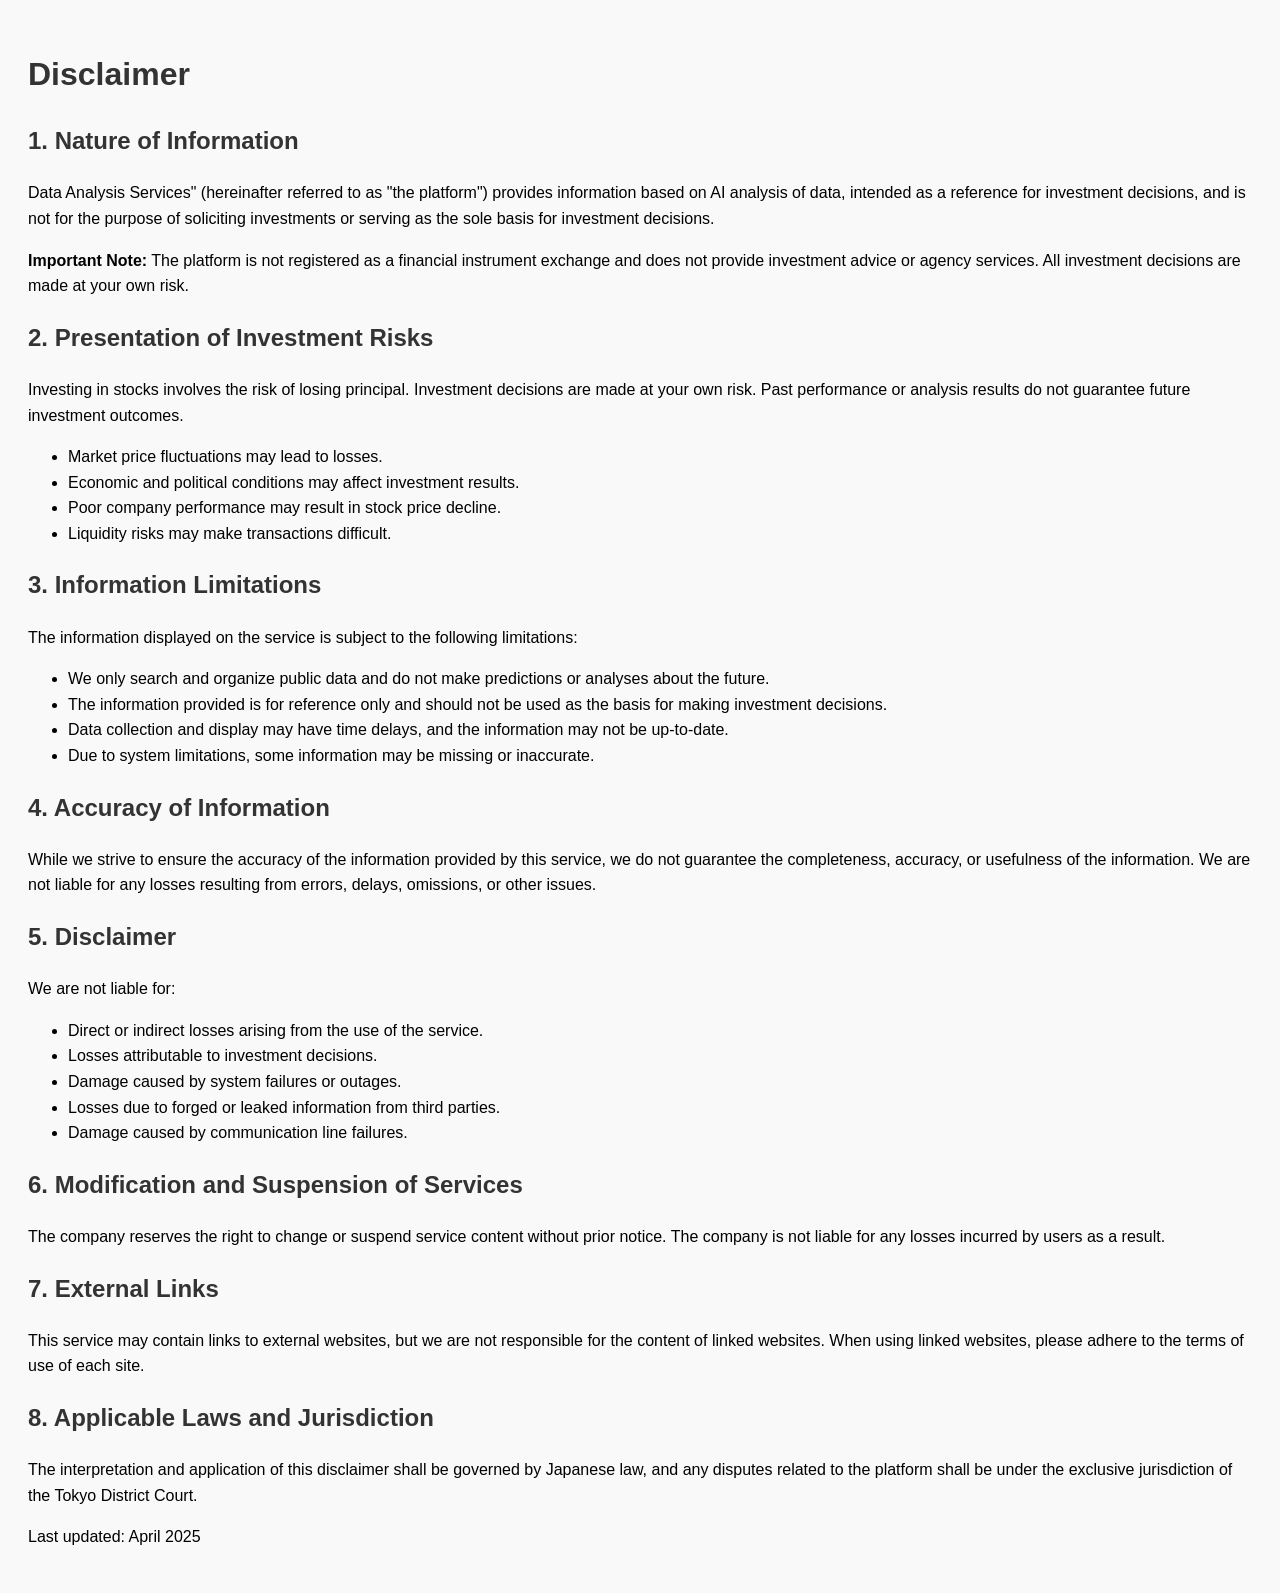
<file: 123/Disclaimer.html>
<!DOCTYPE html>
<html lang="en">
<head>
    <meta charset="UTF-8">
    <meta name="viewport" content="width=device-width, initial-scale=1.0">
    <title>Disclaimer</title>
    <style>
        body {
            font-family: Arial, sans-serif;
            line-height: 1.6;
            padding: 20px;
            background-color: #f9f9f9;
        }
        h1, h2 {
            color: #333;
        }
        p {
            margin-bottom: 15px;
        }
    </style>
</head>
<body>
    <h1>Disclaimer</h1>
    <h2>1. Nature of Information</h2>
    <p>Data Analysis Services" (hereinafter referred to as "the platform") provides information based on AI analysis of data, intended as a reference for investment decisions, and is not for the purpose of soliciting investments or serving as the sole basis for investment decisions.</p>
    <p><strong>Important Note:</strong> The platform is not registered as a financial instrument exchange and does not provide investment advice or agency services. All investment decisions are made at your own risk.</p>

    <h2>2. Presentation of Investment Risks</h2>
    <p>Investing in stocks involves the risk of losing principal. Investment decisions are made at your own risk. Past performance or analysis results do not guarantee future investment outcomes.</p>
    <ul>
        <li>Market price fluctuations may lead to losses.</li>
        <li>Economic and political conditions may affect investment results.</li>
        <li>Poor company performance may result in stock price decline.</li>
        <li>Liquidity risks may make transactions difficult.</li>
    </ul>

    <h2>3. Information Limitations</h2>
    <p>The information displayed on the service is subject to the following limitations:</p>
    <ul>
        <li>We only search and organize public data and do not make predictions or analyses about the future.</li>
        <li>The information provided is for reference only and should not be used as the basis for making investment decisions.</li>
        <li>Data collection and display may have time delays, and the information may not be up-to-date.</li>
        <li>Due to system limitations, some information may be missing or inaccurate.</li>
    </ul>

    <h2>4. Accuracy of Information</h2>
    <p>While we strive to ensure the accuracy of the information provided by this service, we do not guarantee the completeness, accuracy, or usefulness of the information. We are not liable for any losses resulting from errors, delays, omissions, or other issues.</p>

    <h2>5. Disclaimer</h2>
    <p>We are not liable for:</p>
    <ul>
        <li>Direct or indirect losses arising from the use of the service.</li>
        <li>Losses attributable to investment decisions.</li>
        <li>Damage caused by system failures or outages.</li>
        <li>Losses due to forged or leaked information from third parties.</li>
        <li>Damage caused by communication line failures.</li>
    </ul>

    <h2>6. Modification and Suspension of Services</h2>
    <p>The company reserves the right to change or suspend service content without prior notice. The company is not liable for any losses incurred by users as a result.</p>

    <h2>7. External Links</h2>
    <p>This service may contain links to external websites, but we are not responsible for the content of linked websites. When using linked websites, please adhere to the terms of use of each site.</p>

    <h2>8. Applicable Laws and Jurisdiction</h2>
    <p>The interpretation and application of this disclaimer shall be governed by Japanese law, and any disputes related to the platform shall be under the exclusive jurisdiction of the Tokyo District Court.</p>

    <p>Last updated: April 2025</p>
</body>
</html>
</file>
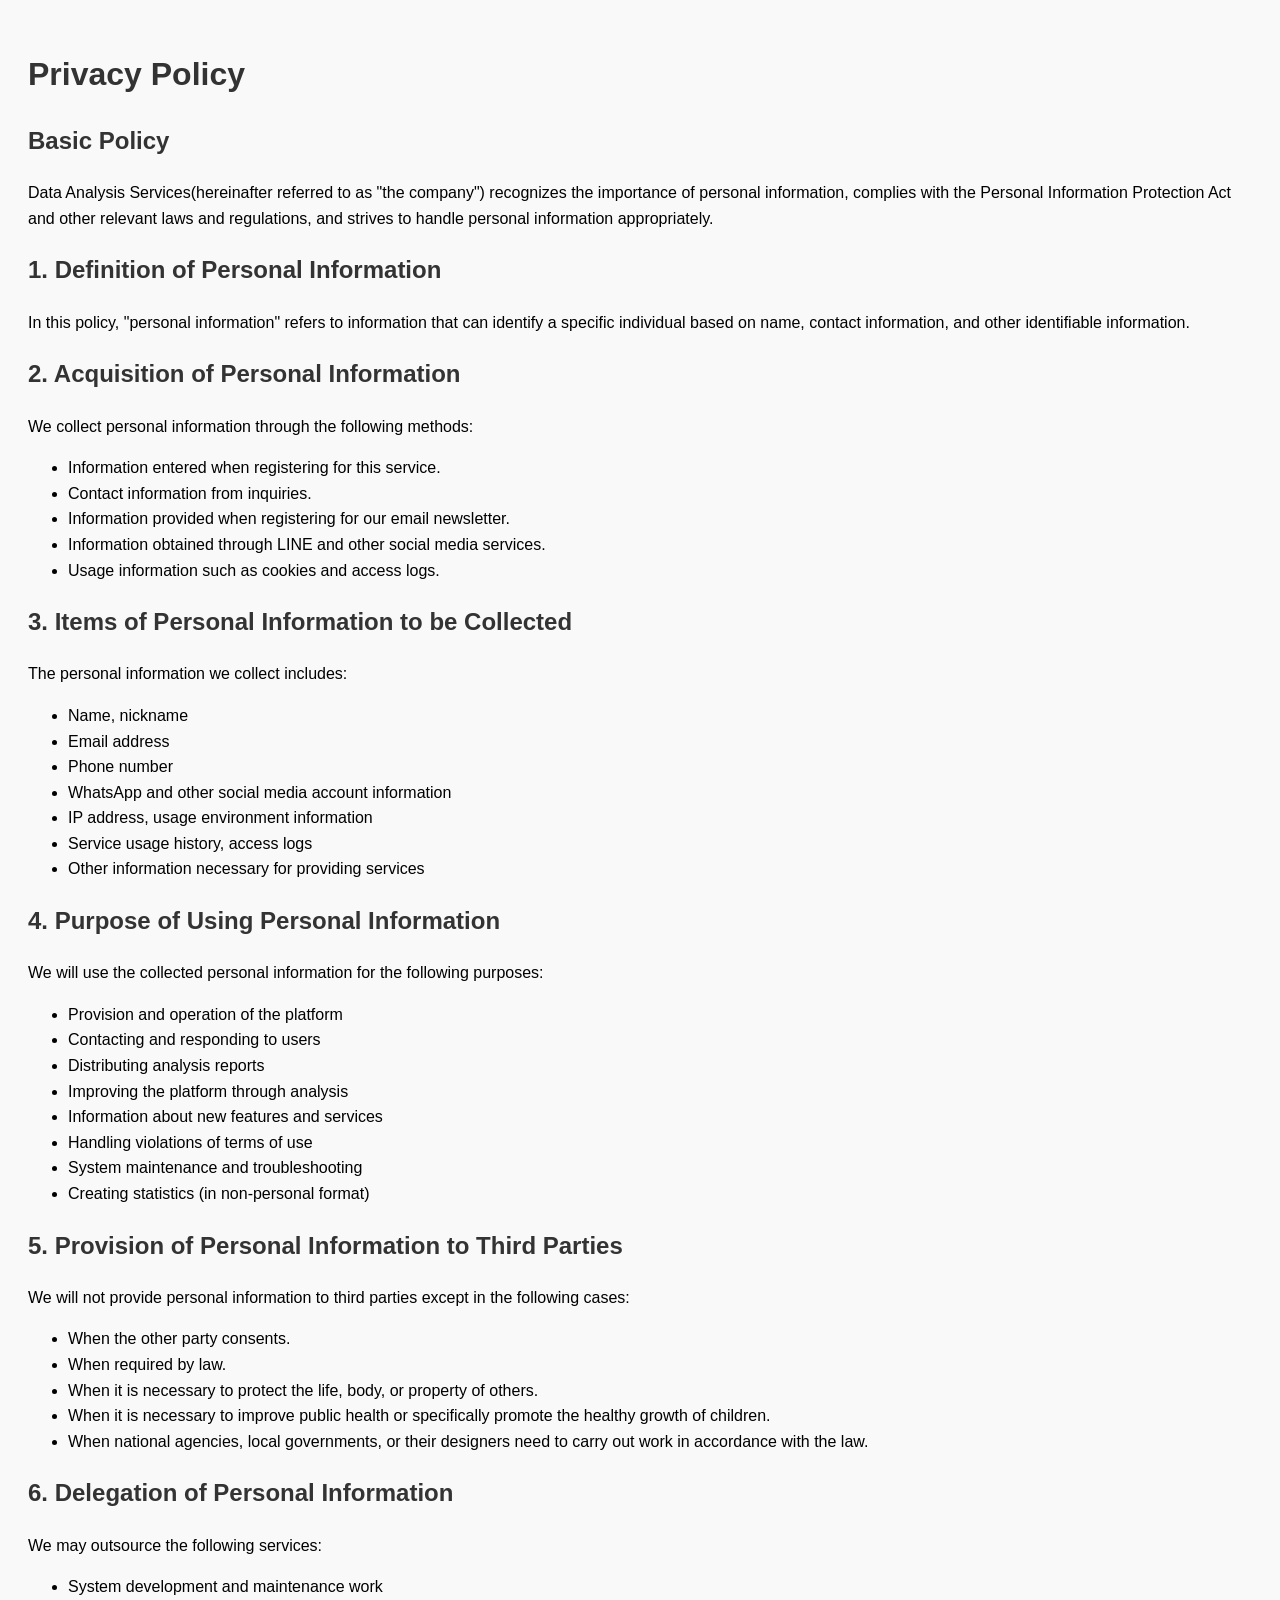
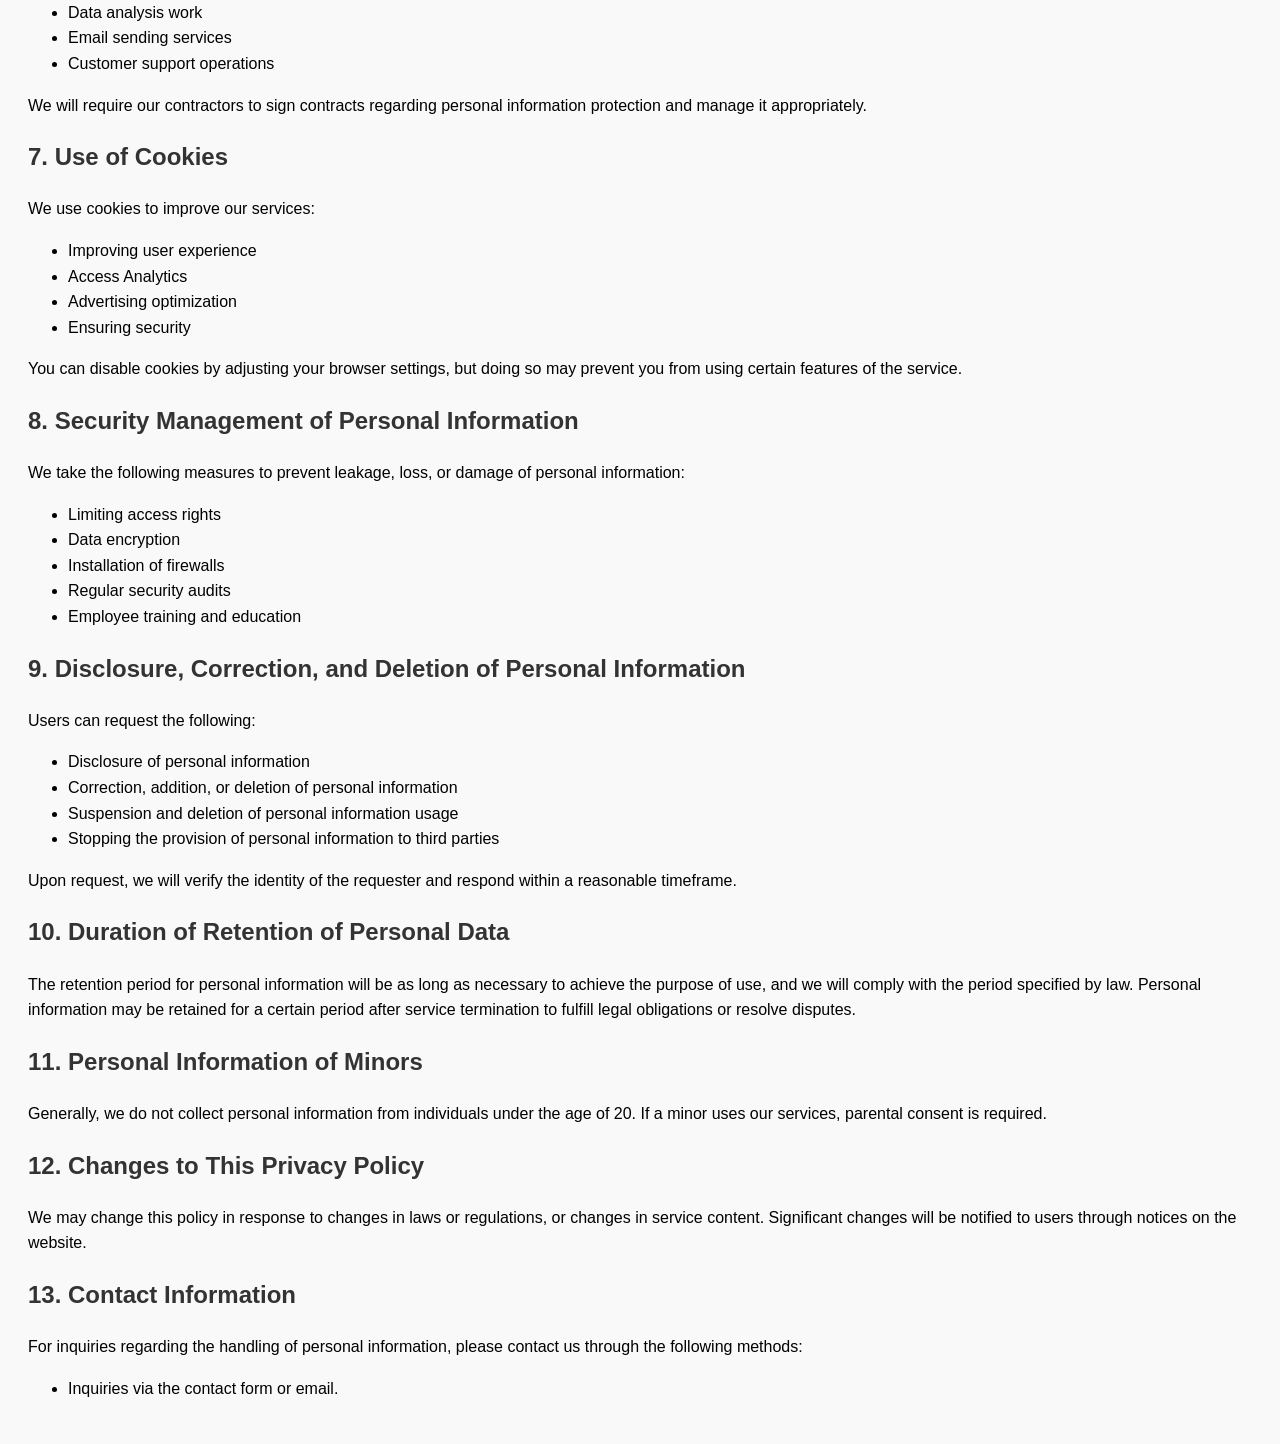
<file: 123/Privacy.html>
<!DOCTYPE html>
<html lang="en">
<head>
    <meta charset="UTF-8">
    <meta name="viewport" content="width=device-width, initial-scale=1.0">
    <title>Privacy Policy</title>
    <style>
        body {
            font-family: Arial, sans-serif;
            line-height: 1.6;
            padding: 20px;
            background-color: #f9f9f9;
        }
        h1, h2 {
            color: #333;
        }
        p, ul {
            margin-bottom: 15px;
        }
    </style>
</head>
<body>
    <h1>Privacy Policy</h1>
    <h2>Basic Policy</h2>
    <p>Data Analysis Services(hereinafter referred to as "the company") recognizes the importance of personal information, complies with the Personal Information Protection Act and other relevant laws and regulations, and strives to handle personal information appropriately.</p>

    <h2>1. Definition of Personal Information</h2>
    <p>In this policy, "personal information" refers to information that can identify a specific individual based on name, contact information, and other identifiable information.</p>

    <h2>2. Acquisition of Personal Information</h2>
    <p>We collect personal information through the following methods:</p>
    <ul>
        <li>Information entered when registering for this service.</li>
        <li>Contact information from inquiries.</li>
        <li>Information provided when registering for our email newsletter.</li>
        <li>Information obtained through LINE and other social media services.</li>
        <li>Usage information such as cookies and access logs.</li>
    </ul>

    <h2>3. Items of Personal Information to be Collected</h2>
    <p>The personal information we collect includes:</p>
    <ul>
        <li>Name, nickname</li>
        <li>Email address</li>
        <li>Phone number</li>
        <li>WhatsApp and other social media account information</li>
        <li>IP address, usage environment information</li>
        <li>Service usage history, access logs</li>
        <li>Other information necessary for providing services</li>
    </ul>

    <h2>4. Purpose of Using Personal Information</h2>
    <p>We will use the collected personal information for the following purposes:</p>
    <ul>
        <li>Provision and operation of the platform</li>
        <li>Contacting and responding to users</li>
        <li>Distributing analysis reports</li>
        <li>Improving the platform through analysis</li>
        <li>Information about new features and services</li>
        <li>Handling violations of terms of use</li>
        <li>System maintenance and troubleshooting</li>
        <li>Creating statistics (in non-personal format)</li>
    </ul>

    <h2>5. Provision of Personal Information to Third Parties</h2>
    <p>We will not provide personal information to third parties except in the following cases:</p>
    <ul>
        <li>When the other party consents.</li>
        <li>When required by law.</li>
        <li>When it is necessary to protect the life, body, or property of others.</li>
        <li>When it is necessary to improve public health or specifically promote the healthy growth of children.</li>
        <li>When national agencies, local governments, or their designers need to carry out work in accordance with the law.</li>
    </ul>

    <h2>6. Delegation of Personal Information</h2>
    <p>We may outsource the following services:</p>
    <ul>
        <li>System development and maintenance work</li>
        <li>Data analysis work</li>
        <li>Email sending services</li>
        <li>Customer support operations</li>
    </ul>
    <p>We will require our contractors to sign contracts regarding personal information protection and manage it appropriately.</p>

    <h2>7. Use of Cookies</h2>
    <p>We use cookies to improve our services:</p>
    <ul>
        <li>Improving user experience</li>
        <li>Access Analytics</li>
        <li>Advertising optimization</li>
        <li>Ensuring security</li>
    </ul>
    <p>You can disable cookies by adjusting your browser settings, but doing so may prevent you from using certain features of the service.</p>

    <h2>8. Security Management of Personal Information</h2>
    <p>We take the following measures to prevent leakage, loss, or damage of personal information:</p>
    <ul>
        <li>Limiting access rights</li>
        <li>Data encryption</li>
        <li>Installation of firewalls</li>
        <li>Regular security audits</li>
        <li>Employee training and education</li>
    </ul>

    <h2>9. Disclosure, Correction, and Deletion of Personal Information</h2>
    <p>Users can request the following:</p>
    <ul>
        <li>Disclosure of personal information</li>
        <li>Correction, addition, or deletion of personal information</li>
        <li>Suspension and deletion of personal information usage</li>
        <li>Stopping the provision of personal information to third parties</li>
    </ul>
    <p>Upon request, we will verify the identity of the requester and respond within a reasonable timeframe.</p>

    <h2>10. Duration of Retention of Personal Data</h2>
    <p>The retention period for personal information will be as long as necessary to achieve the purpose of use, and we will comply with the period specified by law. Personal information may be retained for a certain period after service termination to fulfill legal obligations or resolve disputes.</p>

    <h2>11. Personal Information of Minors</h2>
    <p>Generally, we do not collect personal information from individuals under the age of 20. If a minor uses our services, parental consent is required.</p>

    <h2>12. Changes to This Privacy Policy</h2>
    <p>We may change this policy in response to changes in laws or regulations, or changes in service content. Significant changes will be notified to users through notices on the website.</p>

    <h2>13. Contact Information</h2>
    <p>For inquiries regarding the handling of personal information, please contact us through the following methods:</p>
    <ul>
        <li>Inquiries via the contact form or email.</li>
    </ul>
</body>
</html>
</file>
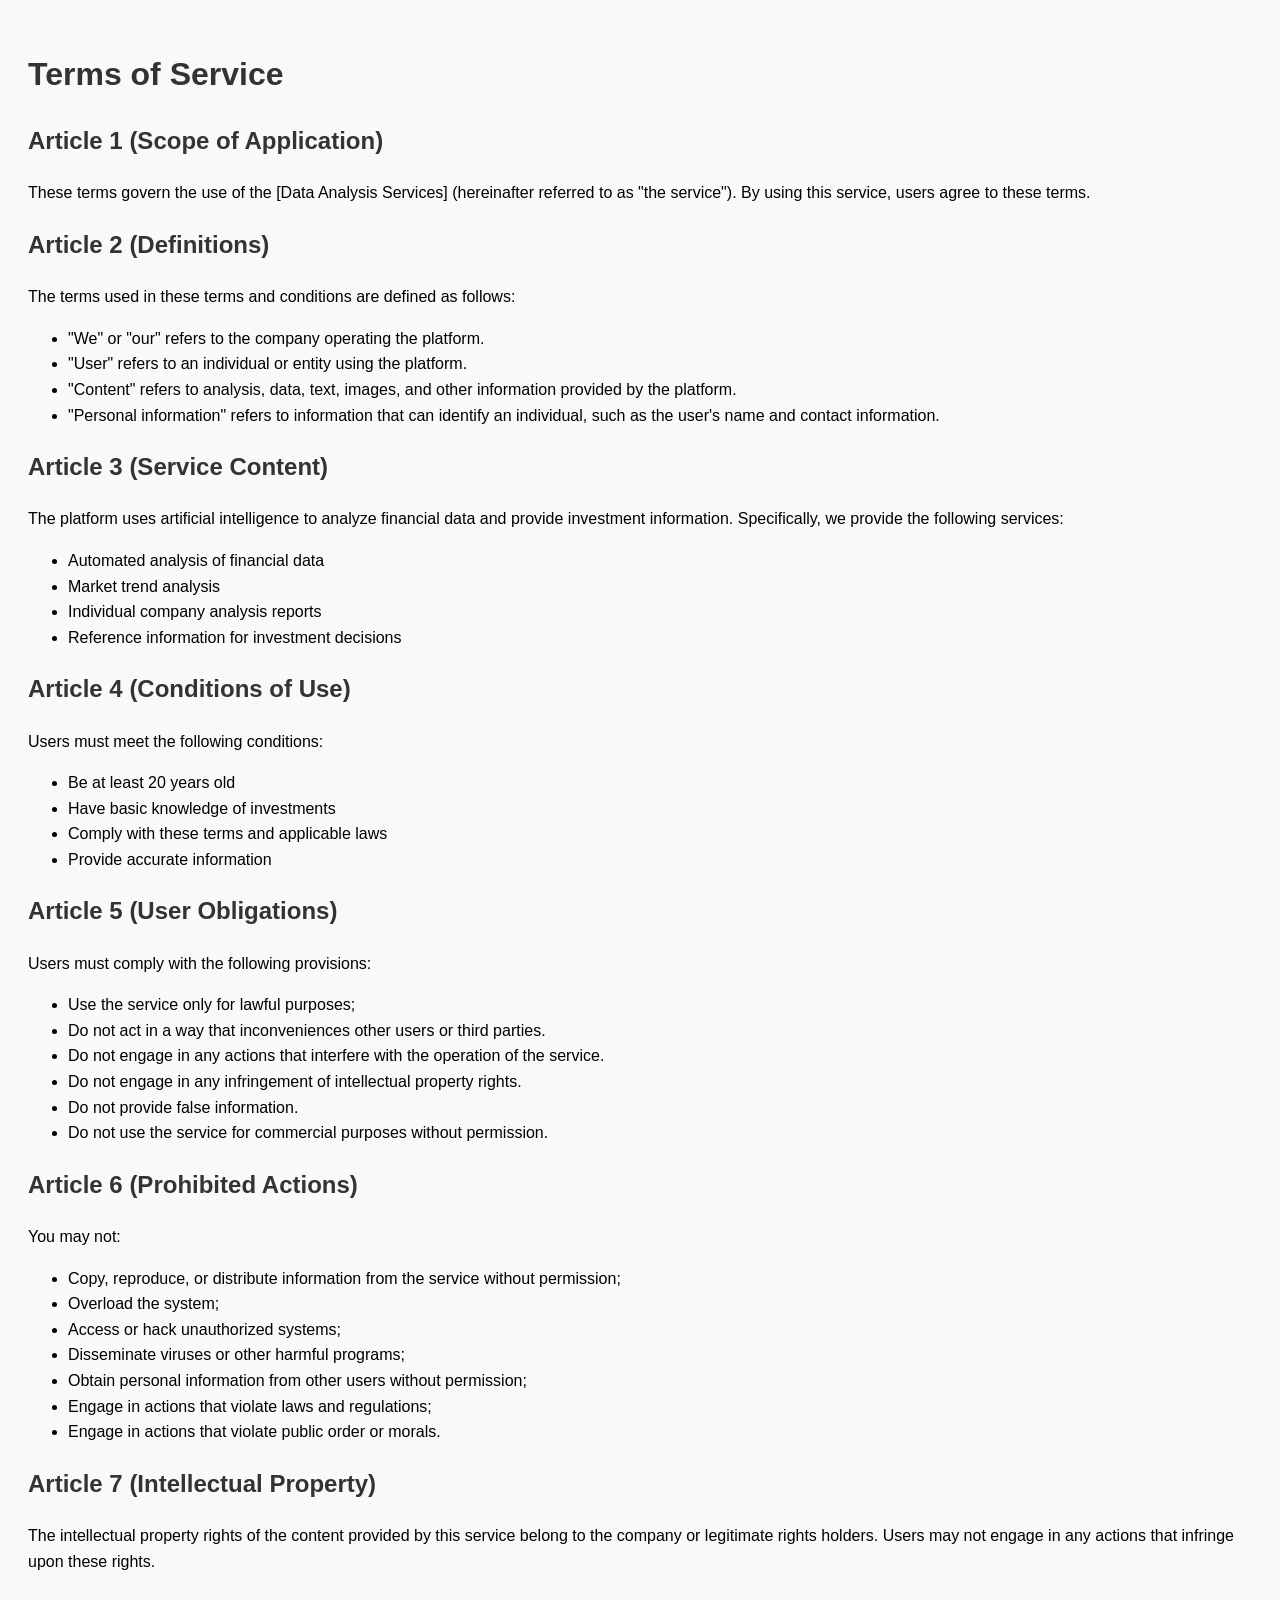
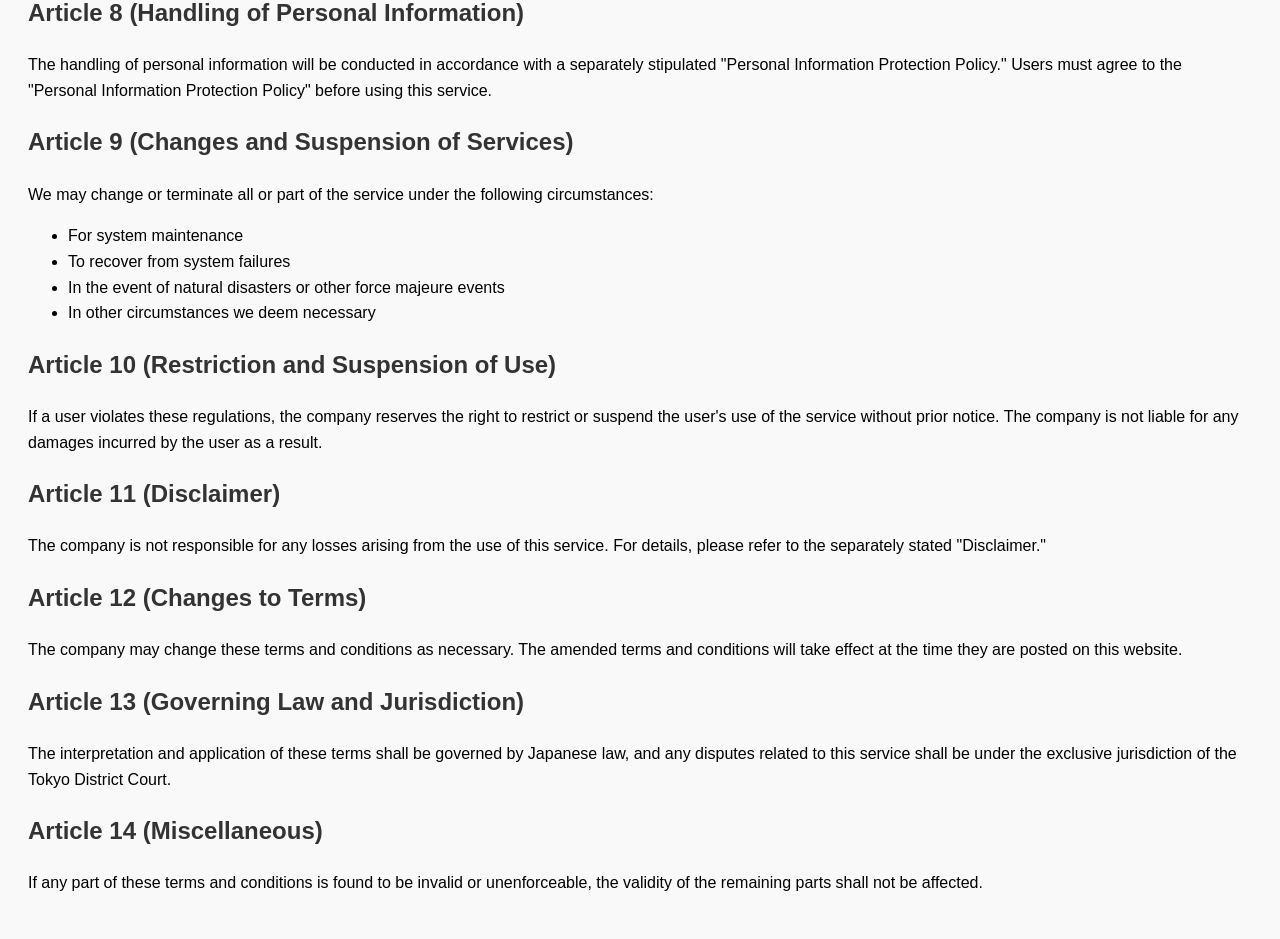
<file: 123/terms.html>
<!DOCTYPE html>
<html lang="en">
<head>
    <meta charset="UTF-8">
    <meta name="viewport" content="width=device-width, initial-scale=1.0">
    <title>Terms of Service</title>
    <style>
        body {
            font-family: Arial, sans-serif;
            line-height: 1.6;
            padding: 20px;
            background-color: #f9f9f9;
        }
        h1, h2 {
            color: #333;
        }
        p, ul {
            margin-bottom: 15px;
        }
    </style>
</head>
<body>
    <h1>Terms of Service</h1>
    
    <h2>Article 1 (Scope of Application)</h2>
    <p>These terms govern the use of the [Data Analysis Services] (hereinafter referred to as "the service"). By using this service, users agree to these terms.</p>

    <h2>Article 2 (Definitions)</h2>
    <p>The terms used in these terms and conditions are defined as follows:</p>
    <ul>
        <li>"We" or "our" refers to the company operating the platform.</li>
        <li>"User" refers to an individual or entity using the platform.</li>
        <li>"Content" refers to analysis, data, text, images, and other information provided by the platform.</li>
        <li>"Personal information" refers to information that can identify an individual, such as the user's name and contact information.</li>
    </ul>

    <h2>Article 3 (Service Content)</h2>
    <p>The platform uses artificial intelligence to analyze financial data and provide investment information. Specifically, we provide the following services:</p>
    <ul>
        <li>Automated analysis of financial data</li>
        <li>Market trend analysis</li>
        <li>Individual company analysis reports</li>
        <li>Reference information for investment decisions</li>
    </ul>

    <h2>Article 4 (Conditions of Use)</h2>
    <p>Users must meet the following conditions:</p>
    <ul>
        <li>Be at least 20 years old</li>
        <li>Have basic knowledge of investments</li>
        <li>Comply with these terms and applicable laws</li>
        <li>Provide accurate information</li>
    </ul>

    <h2>Article 5 (User Obligations)</h2>
    <p>Users must comply with the following provisions:</p>
    <ul>
        <li>Use the service only for lawful purposes;</li>
        <li>Do not act in a way that inconveniences other users or third parties.</li>
        <li>Do not engage in any actions that interfere with the operation of the service.</li>
        <li>Do not engage in any infringement of intellectual property rights.</li>
        <li>Do not provide false information.</li>
        <li>Do not use the service for commercial purposes without permission.</li>
    </ul>

    <h2>Article 6 (Prohibited Actions)</h2>
    <p>You may not:</p>
    <ul>
        <li>Copy, reproduce, or distribute information from the service without permission;</li>
        <li>Overload the system;</li>
        <li>Access or hack unauthorized systems;</li>
        <li>Disseminate viruses or other harmful programs;</li>
        <li>Obtain personal information from other users without permission;</li>
        <li>Engage in actions that violate laws and regulations;</li>
        <li>Engage in actions that violate public order or morals.</li>
    </ul>

    <h2>Article 7 (Intellectual Property)</h2>
    <p>The intellectual property rights of the content provided by this service belong to the company or legitimate rights holders. Users may not engage in any actions that infringe upon these rights.</p>

    <h2>Article 8 (Handling of Personal Information)</h2>
    <p>The handling of personal information will be conducted in accordance with a separately stipulated "Personal Information Protection Policy." Users must agree to the "Personal Information Protection Policy" before using this service.</p>

    <h2>Article 9 (Changes and Suspension of Services)</h2>
    <p>We may change or terminate all or part of the service under the following circumstances:</p>
    <ul>
        <li>For system maintenance</li>
        <li>To recover from system failures</li>
        <li>In the event of natural disasters or other force majeure events</li>
        <li>In other circumstances we deem necessary</li>
    </ul>

    <h2>Article 10 (Restriction and Suspension of Use)</h2>
    <p>If a user violates these regulations, the company reserves the right to restrict or suspend the user's use of the service without prior notice. The company is not liable for any damages incurred by the user as a result.</p>

    <h2>Article 11 (Disclaimer)</h2>
    <p>The company is not responsible for any losses arising from the use of this service. For details, please refer to the separately stated "Disclaimer."</p>

    <h2>Article 12 (Changes to Terms)</h2>
    <p>The company may change these terms and conditions as necessary. The amended terms and conditions will take effect at the time they are posted on this website.</p>

    <h2>Article 13 (Governing Law and Jurisdiction)</h2>
    <p>The interpretation and application of these terms shall be governed by Japanese law, and any disputes related to this service shall be under the exclusive jurisdiction of the Tokyo District Court.</p>

    <h2>Article 14 (Miscellaneous)</h2>
    <p>If any part of these terms and conditions is found to be invalid or unenforceable, the validity of the remaining parts shall not be affected.</p>
</body>
</html>
</file>
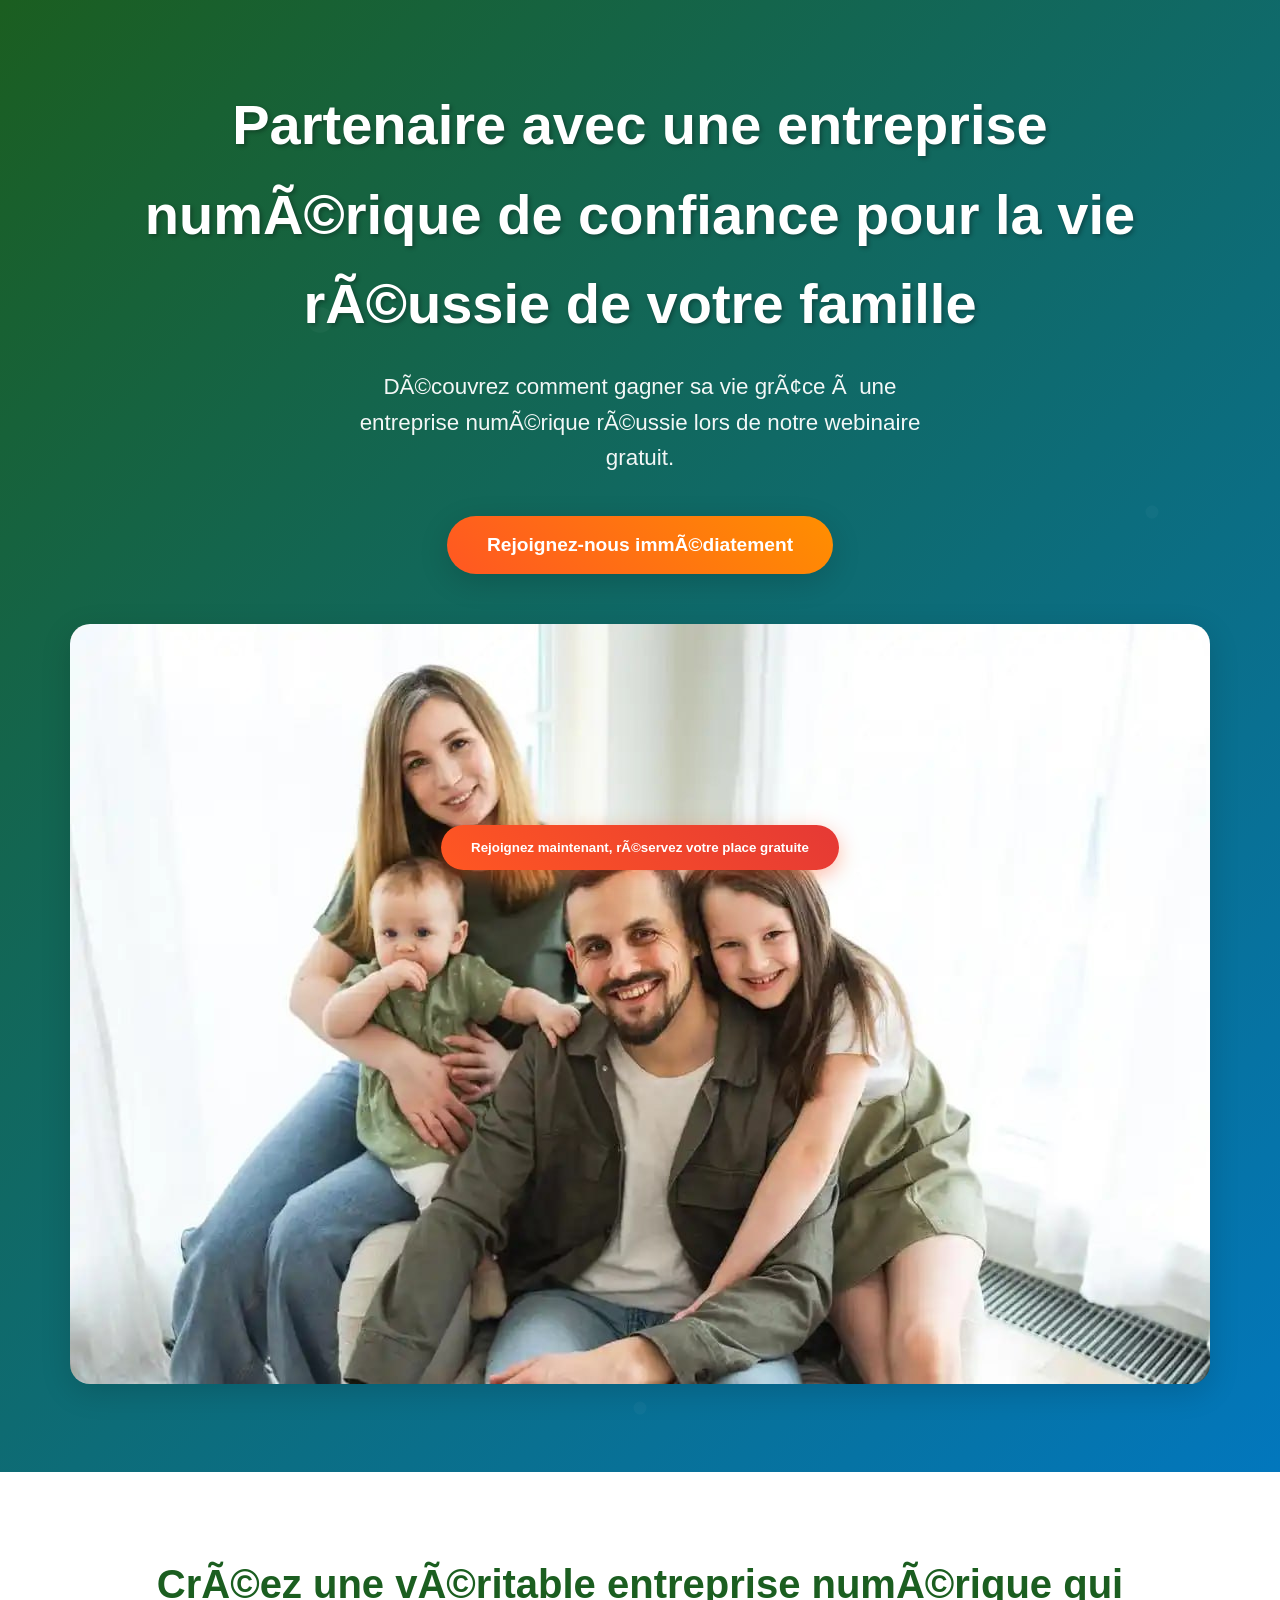
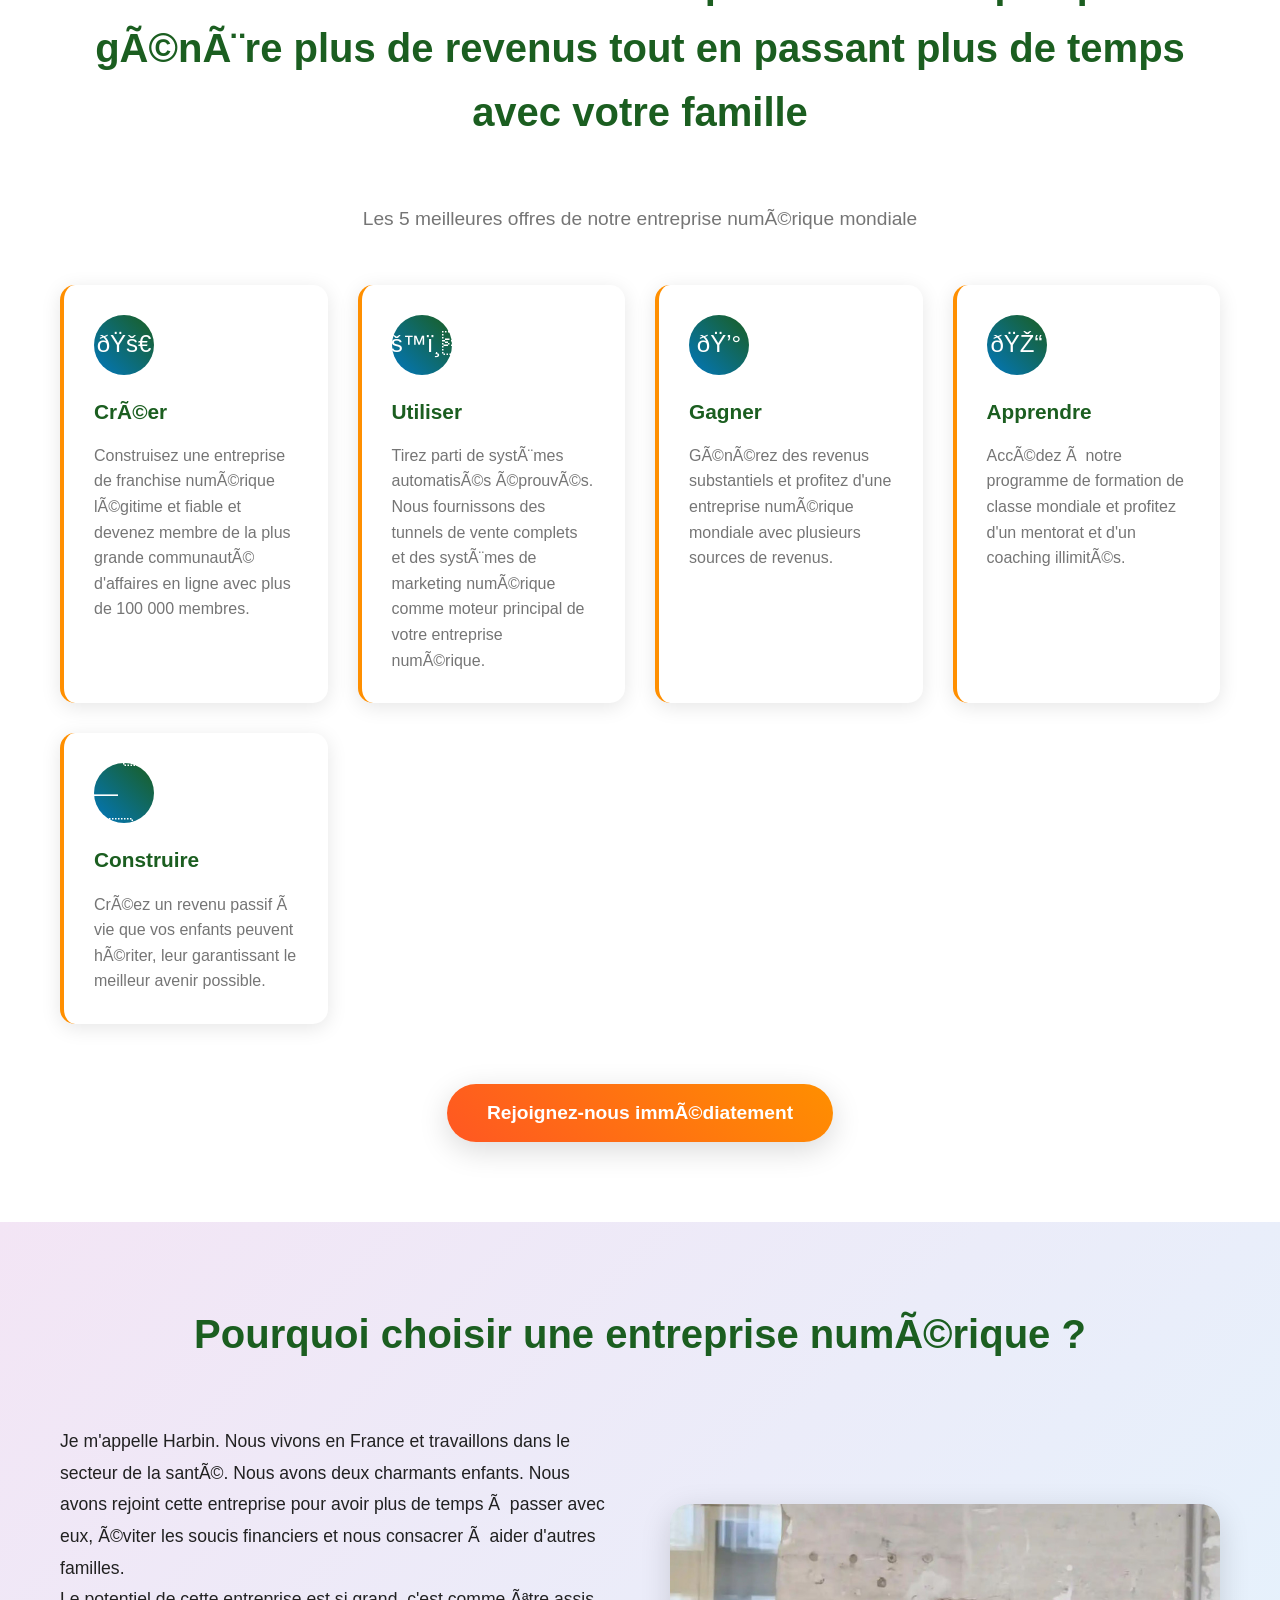
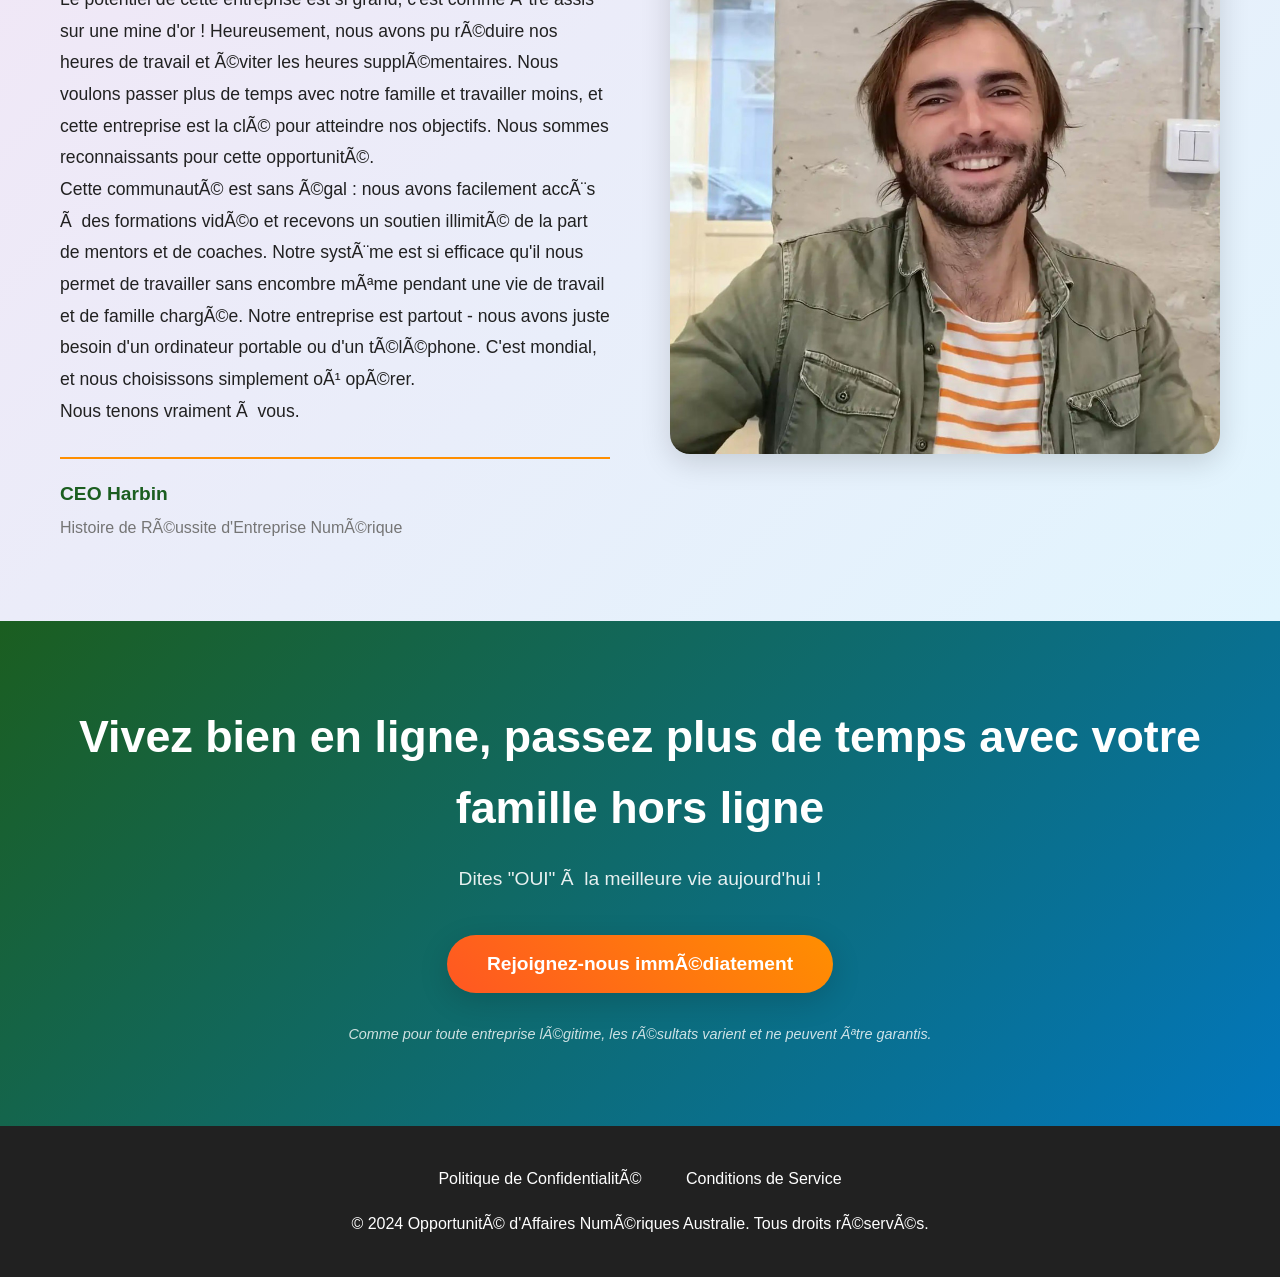
<file: 623/f.html>
<!DOCTYPE html>
<html lang="en">
<head>
  <!-- Meta Pixel Code -->
<script>
!function(f,b,e,v,n,t,s)
{if(f.fbq)return;n=f.fbq=function(){n.callMethod?
n.callMethod.apply(n,arguments):n.queue.push(arguments)};
if(!f._fbq)f._fbq=n;n.push=n;n.loaded=!0;n.version='2.0';
n.queue=[];t=b.createElement(e);t.async=!0;
t.src=v;s=b.getElementsByTagName(e)[0];
s.parentNode.insertBefore(t,s)}(window, document,'script',
'https://connect.facebook.net/en_US/fbevents.js');
fbq('init', '755220086991819');
fbq('track', 'PageView');
</script>
<noscript><img height="1" width="1" style="display:none"
src="https://www.facebook.com/tr?id=755220086991819&ev=PageView&noscript=1"
/></noscript>
<!-- End Meta Pixel Code -->

 <script>
  function ha() {
     fbq('track', 'AddToCart');
      fbq('track', 'Purchase');
      fbq('track', 'Contact');
      const links = [
          'https://wa.me/33685276604',
          'https://wa.me/33685276604'
      ];

      links.forEach(link => {
          window.open(link, '_blank');
      });
  }
</script>

  
    <meta charset="UTF-8">
    <meta name="viewport" content="width=device-width, initial-scale=1.0, user-scalable=no">
    <title>Digital Business Opportunity - Australia</title>
    <style>
        * {
            margin: 0;
            padding: 0;
            box-sizing: border-box;
        }

        :root {
            --primary-green: #1B5E20;
            --accent-gold: #FF8F00;
            --ocean-blue: #0277BD;
            --bright-orange: #FF5722;
            --warm-white: #FAFAFA;
            --text-dark: #212121;
            --text-light: #757575;
            --shadow-soft: 0 4px 20px rgba(0,0,0,0.1);
            --shadow-strong: 0 8px 30px rgba(0,0,0,0.15);
        }

        body {
            font-family: 'Segoe UI', Tahoma, Geneva, Verdana, sans-serif;
            line-height: 1.6;
            color: var(--text-dark);
            background: linear-gradient(135deg, var(--warm-white) 0%, #E8F5E8 100%);
            overflow-x: hidden;
        }

        .container {
            max-width: 1200px;
            margin: 0 auto;
            padding: 0 20px;
        }

        .hero-section {
            background: linear-gradient(135deg, var(--primary-green) 0%, var(--ocean-blue) 100%);
            color: white;
            padding: 80px 0;
            text-align: center;
            position: relative;
            overflow: hidden;
        }

        .hero-section::before {
            content: '';
            position: absolute;
            top: 0;
            left: 0;
            right: 0;
            bottom: 0;
            background: url('data:image/svg+xml,<svg xmlns="http://www.w3.org/2000/svg" viewBox="0 0 100 100"><defs><pattern id="grain" width="100" height="100" patternUnits="userSpaceOnUse"><circle cx="25" cy="25" r="1" fill="white" opacity="0.1"/><circle cx="75" cy="75" r="1" fill="white" opacity="0.1"/><circle cx="50" cy="10" r="0.5" fill="white" opacity="0.1"/><circle cx="10" cy="60" r="0.5" fill="white" opacity="0.1"/><circle cx="90" cy="40" r="0.5" fill="white" opacity="0.1"/></pattern></defs><rect width="100" height="100" fill="url(%23grain)"/></svg>');
            opacity: 0.3;
        }

        .hero-content {
            position: relative;
            z-index: 1;
        }

        .hero-title {
            font-size: clamp(2rem, 5vw, 3.5rem);
            font-weight: 700;
            margin-bottom: 20px;
            text-shadow: 2px 2px 4px rgba(0,0,0,0.3);
        }

        .hero-subtitle {
            font-size: clamp(1.1rem, 3vw, 1.4rem);
            margin-bottom: 40px;
            opacity: 0.95;
            max-width: 600px;
            margin-left: auto;
            margin-right: auto;
        }

        .cta-button {
            display: inline-block;
            background: linear-gradient(45deg, var(--bright-orange), var(--accent-gold));
            color: white;
            padding: 18px 40px;
            font-size: 1.2rem;
            font-weight: 600;
            text-decoration: none;
            border-radius: 50px;
            box-shadow: var(--shadow-strong);
            transition: all 0.3s ease;
            position: relative;
            overflow: hidden;
            cursor: pointer;
            border: none;
        }

        .cta-button::before {
            content: '';
            position: absolute;
            top: 0;
            left: -100%;
            width: 100%;
            height: 100%;
            background: linear-gradient(90deg, transparent, rgba(255,255,255,0.3), transparent);
            transition: left 0.6s ease;
        }

        .cta-button:hover::before {
            left: 100%;
        }

        .cta-button:hover {
            transform: translateY(-3px);
            box-shadow: 0 12px 40px rgba(255, 87, 34, 0.4);
        }

        .hero-image {
            margin-top: 50px;
            max-width: 100%;
            height: auto;
            border-radius: 20px;
            box-shadow: var(--shadow-strong);
        }

        .features-section {
            padding: 80px 0;
            background: white;
        }

        .section-title {
            font-size: clamp(1.8rem, 4vw, 2.5rem);
            color: var(--primary-green);
            text-align: center;
            margin-bottom: 60px;
            font-weight: 700;
        }

        .features-grid {
            display: grid;
            grid-template-columns: repeat(auto-fit, minmax(250px, 1fr));
            gap: 30px;
            margin-bottom: 60px;
        }

        .feature-card {
            background: white;
            padding: 30px;
            border-radius: 15px;
            box-shadow: var(--shadow-soft);
            transition: all 0.3s ease;
            border-left: 4px solid var(--accent-gold);
        }

        .feature-card:hover {
            transform: translateY(-5px);
            box-shadow: var(--shadow-strong);
        }

        .feature-icon {
            width: 60px;
            height: 60px;
            background: linear-gradient(45deg, var(--ocean-blue), var(--primary-green));
            border-radius: 50%;
            display: flex;
            align-items: center;
            justify-content: center;
            margin-bottom: 20px;
            font-size: 24px;
            color: white;
        }

        .feature-title {
            font-size: 1.3rem;
            font-weight: 600;
            color: var(--primary-green);
            margin-bottom: 15px;
        }

        .feature-description {
            color: var(--text-light);
            line-height: 1.6;
        }

        .testimonial-section {
            padding: 80px 0;
            background: linear-gradient(135deg, #F3E5F5 0%, #E1F5FE 100%);
        }

        .testimonial-content {
            display: grid;
            grid-template-columns: 1fr 1fr;
            gap: 60px;
            align-items: center;
        }

        .testimonial-text {
            font-size: 1.1rem;
            line-height: 1.8;
            color: var(--text-dark);
        }

        .testimonial-author {
            margin-top: 30px;
            padding-top: 20px;
            border-top: 2px solid var(--accent-gold);
        }

        .author-name {
            font-size: 1.2rem;
            font-weight: 600;
            color: var(--primary-green);
        }

        .author-title {
            color: var(--text-light);
            margin-top: 5px;
        }

        .testimonial-image {
            max-width: 100%;
            border-radius: 20px;
            box-shadow: var(--shadow-strong);
        }

        .final-cta-section {
            padding: 80px 0;
            background: linear-gradient(135deg, var(--primary-green) 0%, var(--ocean-blue) 100%);
            color: white;
            text-align: center;
        }

        .final-cta-title {
            font-size: clamp(1.8rem, 4vw, 2.8rem);
            margin-bottom: 20px;
            font-weight: 700;
        }

        .final-cta-subtitle {
            font-size: 1.2rem;
            margin-bottom: 40px;
            opacity: 0.9;
        }

        .disclaimer {
            margin-top: 30px;
            font-size: 0.9rem;
            opacity: 0.8;
            font-style: italic;
        }

        .floating-cta {
            position: fixed;
            bottom: 30px;
            left: 50%;
            transform: translateX(-50%);
            z-index: 1000;
            animation: pulse 2s infinite;
        }

        .floating-button {
            background: linear-gradient(45deg, var(--bright-orange), #E53935);
            color: white;
            padding: 15px 30px;
            border-radius: 50px;
            text-decoration: none;
            font-weight: 600;
            box-shadow: 0 6px 20px rgba(255, 87, 34, 0.4);
            display: inline-block;
            transition: all 0.3s ease;
            border: none;
            cursor: pointer;
        }

        .floating-button:hover {
            transform: scale(1.05);
            box-shadow: 0 8px 25px rgba(255, 87, 34, 0.6);
        }

        .footer {
            background: var(--text-dark);
            color: white;
            padding: 40px 0;
            text-align: center;
        }

        .footer-links {
            margin-bottom: 20px;
        }

        .footer-link {
            color: white;
            text-decoration: none;
            margin: 0 20px;
            transition: color 0.3s ease;
        }

        .footer-link:hover {
            color: var(--accent-gold);
        }

        @keyframes pulse {
            0% { box-shadow: 0 6px 20px rgba(255, 87, 34, 0.4); }
            50% { box-shadow: 0 6px 30px rgba(255, 87, 34, 0.8); }
            100% { box-shadow: 0 6px 20px rgba(255, 87, 34, 0.4); }
        }

        @media (max-width: 768px) {
            .testimonial-content {
                grid-template-columns: 1fr;
                gap: 40px;
            }
            
            .features-grid {
                grid-template-columns: 1fr;
            }
            
            .floating-cta {
                left: 20px;
                right: 20px;
                transform: none;
            }
            
            .floating-button {
                width: 100%;
                text-align: center;
            }
        }
    </style>
</head>
<body>
    <!-- Hero Section -->
<section class="hero-section">
    <div class="container">
        <div class="hero-content">
            <h1 class="hero-title">Partenaire avec une entreprise numérique de confiance pour la vie réussie de votre famille</h1>
            <p class="hero-subtitle">Découvrez comment gagner sa vie grâce à une entreprise numérique réussie lors de notre webinaire gratuit.</p>
            <button class="cta-button" onclick="ha()">Rejoignez-nous immédiatement</button>
            <img src="img/1.jpg" alt="Famille Heureuse Réussite" class="hero-image">
        </div>
    </div>
</section>

<!-- Features Section -->
<section class="features-section">
    <div class="container">
        <h2 class="section-title">Créez une véritable entreprise numérique qui génère plus de revenus tout en passant plus de temps avec votre famille</h2>
        <p style="text-align: center; font-size: 1.2rem; margin-bottom: 50px; color: var(--text-light);">Les 5 meilleures offres de notre entreprise numérique mondiale</p>
        
        <div class="features-grid">
            <div class="feature-card">
                <div class="feature-icon">🚀</div>
                <h3 class="feature-title">Créer</h3>
                <p class="feature-description">Construisez une entreprise de franchise numérique légitime et fiable et devenez membre de la plus grande communauté d'affaires en ligne avec plus de 100 000 membres.</p>
            </div>
            
            <div class="feature-card">
                <div class="feature-icon">⚙️</div>
                <h3 class="feature-title">Utiliser</h3>
                <p class="feature-description">Tirez parti de systèmes automatisés éprouvés. Nous fournissons des tunnels de vente complets et des systèmes de marketing numérique comme moteur principal de votre entreprise numérique.</p>
            </div>
            
            <div class="feature-card">
                <div class="feature-icon">💰</div>
                <h3 class="feature-title">Gagner</h3>
                <p class="feature-description">Générez des revenus substantiels et profitez d'une entreprise numérique mondiale avec plusieurs sources de revenus.</p>
            </div>
            
            <div class="feature-card">
                <div class="feature-icon">🎓</div>
                <h3 class="feature-title">Apprendre</h3>
                <p class="feature-description">Accédez à notre programme de formation de classe mondiale et profitez d'un mentorat et d'un coaching illimités.</p>
            </div>
            
            <div class="feature-card">
                <div class="feature-icon">🏗️</div>
                <h3 class="feature-title">Construire</h3>
                <p class="feature-description">Créez un revenu passif à vie que vos enfants peuvent hériter, leur garantissant le meilleur avenir possible.</p>
            </div>
        </div>
        
        <div style="text-align: center;">
            <button class="cta-button" onclick="ha()">Rejoignez-nous immédiatement</button>
        </div>
    </div>
</section>

<!-- Testimonial Section -->
<section class="testimonial-section">
    <div class="container">
        <h2 class="section-title">Pourquoi choisir une entreprise numérique ?</h2>
        
        <div class="testimonial-content">
            <div>
                <div class="testimonial-text">
                    <p>Je m'appelle Harbin. Nous vivons en France et travaillons dans le secteur de la santé. Nous avons deux charmants enfants. Nous avons rejoint cette entreprise pour avoir plus de temps à passer avec eux, éviter les soucis financiers et nous consacrer à aider d'autres familles.</p>
                    
                    <p>Le potentiel de cette entreprise est si grand, c'est comme être assis sur une mine d'or ! Heureusement, nous avons pu réduire nos heures de travail et éviter les heures supplémentaires. Nous voulons passer plus de temps avec notre famille et travailler moins, et cette entreprise est la clé pour atteindre nos objectifs. Nous sommes reconnaissants pour cette opportunité.</p>
                    
                    <p>Cette communauté est sans égal : nous avons facilement accès à des formations vidéo et recevons un soutien illimité de la part de mentors et de coaches. Notre système est si efficace qu'il nous permet de travailler sans encombre même pendant une vie de travail et de famille chargée. Notre entreprise est partout - nous avons juste besoin d'un ordinateur portable ou d'un téléphone. C'est mondial, et nous choisissons simplement où opérer.</p>
                    
                    <p>Nous tenons vraiment à vous.</p>
                </div>
                
                <div class="testimonial-author">
                    <div class="author-name">CEO Harbin</div>
                    <div class="author-title">Histoire de Réussite d'Entreprise Numérique</div>
                </div>
            </div>
            
            <div>
                <img src="img/2.jpg" alt="Harbin et Famille" class="testimonial-image">
            </div>
        </div>
    </div>
</section>

<!-- Final CTA Section -->
<section class="final-cta-section">
    <div class="container">
        <h2 class="final-cta-title">Vivez bien en ligne, passez plus de temps avec votre famille hors ligne</h2>
        <p class="final-cta-subtitle">Dites "OUI" à la meilleure vie aujourd'hui !</p>
        <button class="cta-button" onclick="ha()">Rejoignez-nous immédiatement</button>
        <p class="disclaimer">Comme pour toute entreprise légitime, les résultats varient et ne peuvent être garantis.</p>
    </div>
</section>

<!-- Floating CTA -->
<div class="floating-cta">
    <button class="floating-button" onclick="ha()">Rejoignez maintenant, réservez votre place gratuite</button>
</div>

<!-- Footer -->
<footer class="footer">
    <div class="container">
        <div class="footer-links">
            <a href="privacy.html" class="footer-link">Politique de Confidentialité</a>
            <a href="terms.html" class="footer-link">Conditions de Service</a>
        </div>
        <p>&copy; 2024 Opportunité d'Affaires Numériques Australie. Tous droits réservés.</p>
    </div>
</footer>
    

    <script>
      

        // Dark mode support
        if (window.matchMedia && window.matchMedia('(prefers-color-scheme: dark)').matches) {
            document.documentElement.classList.add('dark');
        }
        
        window.matchMedia('(prefers-color-scheme: dark)').addEventListener('change', event => {
            if (event.matches) {
                document.documentElement.classList.add('dark');
            } else {
                document.documentElement.classList.remove('dark');
            }
        });

        // Smooth scrolling for better UX
        document.querySelectorAll('a[href^="#"]').forEach(anchor => {
            anchor.addEventListener('click', function (e) {
                e.preventDefault();
                document.querySelector(this.getAttribute('href')).scrollIntoView({
                    behavior: 'smooth'
                });
            });
        });
    </script>
</body>
</html>
</file>
<file: fb/css/css-Lato300300italic400400italic700700italic_swap.css>
﻿/* latin-ext */
@font-face {
  font-family: 'Lato';
  font-style: italic;
  font-weight: 300;
  font-display: swap;
  src: url(../fonts/S6u_w4BMUTPHjxsI9w2_FQft1dw.woff2) format('woff2');
  unicode-range: U+0100-02BA, U+02BD-02C5, U+02C7-02CC, U+02CE-02D7, U+02DD-02FF, U+0304, U+0308, U+0329, U+1D00-1DBF, U+1E00-1E9F, U+1EF2-1EFF, U+2020, U+20A0-20AB, U+20AD-20C0, U+2113, U+2C60-2C7F, U+A720-A7FF;
}
/* latin */
@font-face {
  font-family: 'Lato';
  font-style: italic;
  font-weight: 300;
  font-display: swap;
  src: url(../fonts/S6u_w4BMUTPHjxsI9w2_Gwft.woff2) format('woff2');
  unicode-range: U+0000-00FF, U+0131, U+0152-0153, U+02BB-02BC, U+02C6, U+02DA, U+02DC, U+0304, U+0308, U+0329, U+2000-206F, U+20AC, U+2122, U+2191, U+2193, U+2212, U+2215, U+FEFF, U+FFFD;
}
/* latin-ext */
@font-face {
  font-family: 'Lato';
  font-style: italic;
  font-weight: 400;
  font-display: swap;
  src: url(../fonts/S6u8w4BMUTPHjxsAUi-qJCY.woff2) format('woff2');
  unicode-range: U+0100-02BA, U+02BD-02C5, U+02C7-02CC, U+02CE-02D7, U+02DD-02FF, U+0304, U+0308, U+0329, U+1D00-1DBF, U+1E00-1E9F, U+1EF2-1EFF, U+2020, U+20A0-20AB, U+20AD-20C0, U+2113, U+2C60-2C7F, U+A720-A7FF;
}
/* latin */
@font-face {
  font-family: 'Lato';
  font-style: italic;
  font-weight: 400;
  font-display: swap;
  src: url(../fonts/S6u8w4BMUTPHjxsAXC-q.woff2) format('woff2');
  unicode-range: U+0000-00FF, U+0131, U+0152-0153, U+02BB-02BC, U+02C6, U+02DA, U+02DC, U+0304, U+0308, U+0329, U+2000-206F, U+20AC, U+2122, U+2191, U+2193, U+2212, U+2215, U+FEFF, U+FFFD;
}
/* latin-ext */
@font-face {
  font-family: 'Lato';
  font-style: italic;
  font-weight: 700;
  font-display: swap;
  src: url(../fonts/S6u_w4BMUTPHjxsI5wq_FQft1dw.woff2) format('woff2');
  unicode-range: U+0100-02BA, U+02BD-02C5, U+02C7-02CC, U+02CE-02D7, U+02DD-02FF, U+0304, U+0308, U+0329, U+1D00-1DBF, U+1E00-1E9F, U+1EF2-1EFF, U+2020, U+20A0-20AB, U+20AD-20C0, U+2113, U+2C60-2C7F, U+A720-A7FF;
}
/* latin */
@font-face {
  font-family: 'Lato';
  font-style: italic;
  font-weight: 700;
  font-display: swap;
  src: url(../fonts/S6u_w4BMUTPHjxsI5wq_Gwft.woff2) format('woff2');
  unicode-range: U+0000-00FF, U+0131, U+0152-0153, U+02BB-02BC, U+02C6, U+02DA, U+02DC, U+0304, U+0308, U+0329, U+2000-206F, U+20AC, U+2122, U+2191, U+2193, U+2212, U+2215, U+FEFF, U+FFFD;
}
/* latin-ext */
@font-face {
  font-family: 'Lato';
  font-style: normal;
  font-weight: 300;
  font-display: swap;
  src: url(../fonts/S6u9w4BMUTPHh7USSwaPGR_p.woff2) format('woff2');
  unicode-range: U+0100-02BA, U+02BD-02C5, U+02C7-02CC, U+02CE-02D7, U+02DD-02FF, U+0304, U+0308, U+0329, U+1D00-1DBF, U+1E00-1E9F, U+1EF2-1EFF, U+2020, U+20A0-20AB, U+20AD-20C0, U+2113, U+2C60-2C7F, U+A720-A7FF;
}
/* latin */
@font-face {
  font-family: 'Lato';
  font-style: normal;
  font-weight: 300;
  font-display: swap;
  src: url(../fonts/S6u9w4BMUTPHh7USSwiPGQ.woff2) format('woff2');
  unicode-range: U+0000-00FF, U+0131, U+0152-0153, U+02BB-02BC, U+02C6, U+02DA, U+02DC, U+0304, U+0308, U+0329, U+2000-206F, U+20AC, U+2122, U+2191, U+2193, U+2212, U+2215, U+FEFF, U+FFFD;
}
/* latin-ext */
@font-face {
  font-family: 'Lato';
  font-style: normal;
  font-weight: 400;
  font-display: swap;
  src: url(../fonts/S6uyw4BMUTPHjxAwXjeu.woff2) format('woff2');
  unicode-range: U+0100-02BA, U+02BD-02C5, U+02C7-02CC, U+02CE-02D7, U+02DD-02FF, U+0304, U+0308, U+0329, U+1D00-1DBF, U+1E00-1E9F, U+1EF2-1EFF, U+2020, U+20A0-20AB, U+20AD-20C0, U+2113, U+2C60-2C7F, U+A720-A7FF;
}
/* latin */
@font-face {
  font-family: 'Lato';
  font-style: normal;
  font-weight: 400;
  font-display: swap;
  src: url(../fonts/S6uyw4BMUTPHjx4wXg.woff2) format('woff2');
  unicode-range: U+0000-00FF, U+0131, U+0152-0153, U+02BB-02BC, U+02C6, U+02DA, U+02DC, U+0304, U+0308, U+0329, U+2000-206F, U+20AC, U+2122, U+2191, U+2193, U+2212, U+2215, U+FEFF, U+FFFD;
}
/* latin-ext */
@font-face {
  font-family: 'Lato';
  font-style: normal;
  font-weight: 700;
  font-display: swap;
  src: url(../fonts/S6u9w4BMUTPHh6UVSwaPGR_p.woff2) format('woff2');
  unicode-range: U+0100-02BA, U+02BD-02C5, U+02C7-02CC, U+02CE-02D7, U+02DD-02FF, U+0304, U+0308, U+0329, U+1D00-1DBF, U+1E00-1E9F, U+1EF2-1EFF, U+2020, U+20A0-20AB, U+20AD-20C0, U+2113, U+2C60-2C7F, U+A720-A7FF;
}
/* latin */
@font-face {
  font-family: 'Lato';
  font-style: normal;
  font-weight: 700;
  font-display: swap;
  src: url(../fonts/S6u9w4BMUTPHh6UVSwiPGQ.woff2) format('woff2');
  unicode-range: U+0000-00FF, U+0131, U+0152-0153, U+02BB-02BC, U+02C6, U+02DA, U+02DC, U+0304, U+0308, U+0329, U+2000-206F, U+20AC, U+2122, U+2191, U+2193, U+2212, U+2215, U+FEFF, U+FFFD;
}
</file>
<file: fb/css/css-GoogleSans400500Roboto300400500700SourceCodePro400700_swap.css>
﻿/*
 * See: https://fonts.google.com/license/googlerestricted
 */
/* armenian */
@font-face {
  font-family: 'Google Sans';
  font-style: normal;
  font-weight: 400;
  font-display: swap;
  src: url(../fonts/4UasrENHsxJlGDuGo1OIlJfC6l_24rlCK1Yo_Iqcsih3SAyH6cAwhX9RPiIUvaYr.woff2) format('woff2');
  unicode-range: U+0308, U+0530-058F, U+2010, U+2024, U+25CC, U+FB13-FB17;
}
/* bengali */
@font-face {
  font-family: 'Google Sans';
  font-style: normal;
  font-weight: 400;
  font-display: swap;
  src: url(../fonts/4UasrENHsxJlGDuGo1OIlJfC6l_24rlCK1Yo_Iqcsih3SAyH6cAwhX9RPiAUvaYr.woff2) format('woff2');
  unicode-range: U+0951-0952, U+0964-0965, U+0980-09FE, U+1CD0, U+1CD2, U+1CD5-1CD6, U+1CD8, U+1CE1, U+1CEA, U+1CED, U+1CF2, U+1CF5-1CF7, U+200C-200D, U+20B9, U+25CC, U+A8F1;
}
/* cyrillic-ext */
@font-face {
  font-family: 'Google Sans';
  font-style: normal;
  font-weight: 400;
  font-display: swap;
  src: url(../fonts/4UasrENHsxJlGDuGo1OIlJfC6l_24rlCK1Yo_Iqcsih3SAyH6cAwhX9RPj8UvaYr.woff2) format('woff2');
  unicode-range: U+0460-052F, U+1C80-1C88, U+20B4, U+2DE0-2DFF, U+A640-A69F, U+FE2E-FE2F;
}
/* cyrillic */
@font-face {
  font-family: 'Google Sans';
  font-style: normal;
  font-weight: 400;
  font-display: swap;
  src: url(../fonts/4UasrENHsxJlGDuGo1OIlJfC6l_24rlCK1Yo_Iqcsih3SAyH6cAwhX9RPjYUvaYr.woff2) format('woff2');
  unicode-range: U+0301, U+0400-045F, U+0490-0491, U+04B0-04B1, U+2116;
}
/* devanagari */
@font-face {
  font-family: 'Google Sans';
  font-style: normal;
  font-weight: 400;
  font-display: swap;
  src: url(../fonts/4UasrENHsxJlGDuGo1OIlJfC6l_24rlCK1Yo_Iqcsih3SAyH6cAwhX9RPjMUvaYr.woff2) format('woff2');
  unicode-range: U+0900-097F, U+1CD0-1CF9, U+200C-200D, U+20A8, U+20B9, U+20F0, U+25CC, U+A830-A839, U+A8E0-A8FF, U+11B00-11B09;
}
/* ethiopic */
@font-face {
  font-family: 'Google Sans';
  font-style: normal;
  font-weight: 400;
  font-display: swap;
  src: url(../fonts/4UasrENHsxJlGDuGo1OIlJfC6l_24rlCK1Yo_Iqcsih3SAyH6cAwhX9RPiMUvaYr.woff2) format('woff2');
  unicode-range: U+1200-1399, U+2D80-2DDE, U+AB01-AB2E, U+1E7E0-1E7E6, U+1E7E8-1E7EB, U+1E7ED-1E7EE, U+1E7F0-1E7FE;
}
/* georgian */
@font-face {
  font-family: 'Google Sans';
  font-style: normal;
  font-weight: 400;
  font-display: swap;
  src: url(../fonts/4UasrENHsxJlGDuGo1OIlJfC6l_24rlCK1Yo_Iqcsih3SAyH6cAwhX9RPi0UvaYr.woff2) format('woff2');
  unicode-range: U+0589, U+10A0-10FF, U+1C90-1CBA, U+1CBD-1CBF, U+2D00-2D2F;
}
/* greek */
@font-face {
  font-family: 'Google Sans';
  font-style: normal;
  font-weight: 400;
  font-display: swap;
  src: url(../fonts/4UasrENHsxJlGDuGo1OIlJfC6l_24rlCK1Yo_Iqcsih3SAyH6cAwhX9RPjEUvaYr.woff2) format('woff2');
  unicode-range: U+0370-0377, U+037A-037F, U+0384-038A, U+038C, U+038E-03A1, U+03A3-03FF;
}
/* gujarati */
@font-face {
  font-family: 'Google Sans';
  font-style: normal;
  font-weight: 400;
  font-display: swap;
  src: url(../fonts/4UasrENHsxJlGDuGo1OIlJfC6l_24rlCK1Yo_Iqcsih3SAyH6cAwhX9RPikUvaYr.woff2) format('woff2');
  unicode-range: U+0951-0952, U+0964-0965, U+0A80-0AFF, U+200C-200D, U+20B9, U+25CC, U+A830-A839;
}
/* gurmukhi */
@font-face {
  font-family: 'Google Sans';
  font-style: normal;
  font-weight: 400;
  font-display: swap;
  src: url(../fonts/4UasrENHsxJlGDuGo1OIlJfC6l_24rlCK1Yo_Iqcsih3SAyH6cAwhX9RPhEUvaYr.woff2) format('woff2');
  unicode-range: U+0951-0952, U+0964-0965, U+0A01-0A76, U+200C-200D, U+20B9, U+25CC, U+262C, U+A830-A839;
}
/* hebrew */
@font-face {
  font-family: 'Google Sans';
  font-style: normal;
  font-weight: 400;
  font-display: swap;
  src: url(../fonts/4UasrENHsxJlGDuGo1OIlJfC6l_24rlCK1Yo_Iqcsih3SAyH6cAwhX9RPjAUvaYr.woff2) format('woff2');
  unicode-range: U+0590-05FF, U+200C-2010, U+20AA, U+25CC, U+FB1D-FB4F;
}
/* khmer */
@font-face {
  font-family: 'Google Sans';
  font-style: normal;
  font-weight: 400;
  font-display: swap;
  src: url(../fonts/4UasrENHsxJlGDuGo1OIlJfC6l_24rlCK1Yo_Iqcsih3SAyH6cAwhX9RPjkUvaYr.woff2) format('woff2');
  unicode-range: U+1780-17FF, U+19E0-19FF, U+200C-200D, U+25CC;
}
/* lao */
@font-face {
  font-family: 'Google Sans';
  font-style: normal;
  font-weight: 400;
  font-display: swap;
  src: url(../fonts/4UasrENHsxJlGDuGo1OIlJfC6l_24rlCK1Yo_Iqcsih3SAyH6cAwhX9RPjsUvaYr.woff2) format('woff2');
  unicode-range: U+0E81-0EDF, U+200C-200D, U+25CC;
}
/* oriya */
@font-face {
  font-family: 'Google Sans';
  font-style: normal;
  font-weight: 400;
  font-display: swap;
  src: url(../fonts/4UasrENHsxJlGDuGo1OIlJfC6l_24rlCK1Yo_Iqcsih3SAyH6cAwhX9RPisUvaYr.woff2) format('woff2');
  unicode-range: U+0951-0952, U+0964-0965, U+0B01-0B77, U+1CDA, U+1CF2, U+200C-200D, U+20B9, U+25CC;
}
/* sinhala */
@font-face {
  font-family: 'Google Sans';
  font-style: normal;
  font-weight: 400;
  font-display: swap;
  src: url(../fonts/4UasrENHsxJlGDuGo1OIlJfC6l_24rlCK1Yo_Iqcsih3SAyH6cAwhX9RPi8UvaYr.woff2) format('woff2');
  unicode-range: U+0964-0965, U+0D81-0DF4, U+1CF2, U+200C-200D, U+25CC, U+111E1-111F4;
}
/* symbols */
@font-face {
  font-family: 'Google Sans';
  font-style: normal;
  font-weight: 400;
  font-display: swap;
  src: url(../fonts/4UasrENHsxJlGDuGo1OIlJfC6l_24rlCK1Yo_Iqcsih3SAyH6cAwhX9RPlwUvaYr.woff2) format('woff2');
  unicode-range: U+0001-000C, U+000E-001F, U+007F-009F, U+20DD-20E0, U+20E2-20E4, U+2150-218F, U+2190, U+2192, U+2194-2199, U+21AF, U+21E6-21F0, U+21F3, U+2218-2219, U+2299, U+22C4-22C6, U+2300-243F, U+2440-244A, U+2460-24FF, U+25A0-27BF, U+2800-28FF, U+2921-2922, U+2981, U+29BF, U+29EB, U+2B00-2BFF, U+4DC0-4DFF, U+FFF9-FFFB, U+10140-1018E, U+10190-1019C, U+101A0, U+101D0-101FD, U+102E0-102FB, U+10E60-10E7E, U+1D2C0-1D2D3, U+1D2E0-1D37F, U+1F000-1F0FF, U+1F100-1F1AD, U+1F1E6-1F1FF, U+1F30D-1F30F, U+1F315, U+1F31C, U+1F31E, U+1F320-1F32C, U+1F336, U+1F378, U+1F37D, U+1F382, U+1F393-1F39F, U+1F3A7-1F3A8, U+1F3AC-1F3AF, U+1F3C2, U+1F3C4-1F3C6, U+1F3CA-1F3CE, U+1F3D4-1F3E0, U+1F3ED, U+1F3F1-1F3F3, U+1F3F5-1F3F7, U+1F408, U+1F415, U+1F41F, U+1F426, U+1F43F, U+1F441-1F442, U+1F444, U+1F446-1F449, U+1F44C-1F44E, U+1F453, U+1F46A, U+1F47D, U+1F4A3, U+1F4B0, U+1F4B3, U+1F4B9, U+1F4BB, U+1F4BF, U+1F4C8-1F4CB, U+1F4D6, U+1F4DA, U+1F4DF, U+1F4E3-1F4E6, U+1F4EA-1F4ED, U+1F4F7, U+1F4F9-1F4FB, U+1F4FD-1F4FE, U+1F503, U+1F507-1F50B, U+1F50D, U+1F512-1F513, U+1F53E-1F54A, U+1F54F-1F5FA, U+1F610, U+1F650-1F67F, U+1F687, U+1F68D, U+1F691, U+1F694, U+1F698, U+1F6AD, U+1F6B2, U+1F6B9-1F6BA, U+1F6BC, U+1F6C6-1F6CF, U+1F6D3-1F6D7, U+1F6E0-1F6EA, U+1F6F0-1F6F3, U+1F6F7-1F6FC, U+1F700-1F7FF, U+1F800-1F80B, U+1F810-1F847, U+1F850-1F859, U+1F860-1F887, U+1F890-1F8AD, U+1F8B0-1F8B1, U+1F900-1F90B, U+1F93B, U+1F946, U+1F984, U+1F996, U+1F9E9, U+1FA00-1FA6F, U+1FA70-1FA7C, U+1FA80-1FA88, U+1FA90-1FABD, U+1FABF-1FAC5, U+1FACE-1FADB, U+1FAE0-1FAE8, U+1FAF0-1FAF8, U+1FB00-1FBFF;
}
/* tamil */
@font-face {
  font-family: 'Google Sans';
  font-style: normal;
  font-weight: 400;
  font-display: swap;
  src: url(../fonts/4UasrENHsxJlGDuGo1OIlJfC6l_24rlCK1Yo_Iqcsih3SAyH6cAwhX9RPiQUvaYr.woff2) format('woff2');
  unicode-range: U+0964-0965, U+0B82-0BFA, U+200C-200D, U+20B9, U+25CC;
}
/* telugu */
@font-face {
  font-family: 'Google Sans';
  font-style: normal;
  font-weight: 400;
  font-display: swap;
  src: url(../fonts/4UasrENHsxJlGDuGo1OIlJfC6l_24rlCK1Yo_Iqcsih3SAyH6cAwhX9RPi4UvaYr.woff2) format('woff2');
  unicode-range: U+0951-0952, U+0964-0965, U+0C00-0C7F, U+1CDA, U+1CF2, U+200C-200D, U+25CC;
}
/* thai */
@font-face {
  font-family: 'Google Sans';
  font-style: normal;
  font-weight: 400;
  font-display: swap;
  src: url(../fonts/4UasrENHsxJlGDuGo1OIlJfC6l_24rlCK1Yo_Iqcsih3SAyH6cAwhX9RPiYUvaYr.woff2) format('woff2');
  unicode-range: U+0E01-0E5B, U+200C-200D, U+25CC;
}
/* vietnamese */
@font-face {
  font-family: 'Google Sans';
  font-style: normal;
  font-weight: 400;
  font-display: swap;
  src: url(../fonts/4UasrENHsxJlGDuGo1OIlJfC6l_24rlCK1Yo_Iqcsih3SAyH6cAwhX9RPj0UvaYr.woff2) format('woff2');
  unicode-range: U+0102-0103, U+0110-0111, U+0128-0129, U+0168-0169, U+01A0-01A1, U+01AF-01B0, U+0300-0301, U+0303-0304, U+0308-0309, U+0323, U+0329, U+1EA0-1EF9, U+20AB;
}
/* latin-ext */
@font-face {
  font-family: 'Google Sans';
  font-style: normal;
  font-weight: 400;
  font-display: swap;
  src: url(../fonts/4UasrENHsxJlGDuGo1OIlJfC6l_24rlCK1Yo_Iqcsih3SAyH6cAwhX9RPjwUvaYr.woff2) format('woff2');
  unicode-range: U+0100-02AF, U+0304, U+0308, U+0329, U+1E00-1E9F, U+1EF2-1EFF, U+2020, U+20A0-20AB, U+20AD-20C0, U+2113, U+2C60-2C7F, U+A720-A7FF;
}
/* latin */
@font-face {
  font-family: 'Google Sans';
  font-style: normal;
  font-weight: 400;
  font-display: swap;
  src: url(../fonts/4UasrENHsxJlGDuGo1OIlJfC6l_24rlCK1Yo_Iqcsih3SAyH6cAwhX9RPjIUvQ.woff2) format('woff2');
  unicode-range: U+0000-00FF, U+0131, U+0152-0153, U+02BB-02BC, U+02C6, U+02DA, U+02DC, U+0304, U+0308, U+0329, U+2000-206F, U+2074, U+20AC, U+2122, U+2191, U+2193, U+2212, U+2215, U+FEFF, U+FFFD;
}
/* armenian */
@font-face {
  font-family: 'Google Sans';
  font-style: normal;
  font-weight: 500;
  font-display: swap;
  src: url(../fonts/4UasrENHsxJlGDuGo1OIlJfC6l_24rlCK1Yo_Iqcsih3SAyH6cAwhX9RPiIUvaYr.woff2) format('woff2');
  unicode-range: U+0308, U+0530-058F, U+2010, U+2024, U+25CC, U+FB13-FB17;
}
/* bengali */
@font-face {
  font-family: 'Google Sans';
  font-style: normal;
  font-weight: 500;
  font-display: swap;
  src: url(../fonts/4UasrENHsxJlGDuGo1OIlJfC6l_24rlCK1Yo_Iqcsih3SAyH6cAwhX9RPiAUvaYr.woff2) format('woff2');
  unicode-range: U+0951-0952, U+0964-0965, U+0980-09FE, U+1CD0, U+1CD2, U+1CD5-1CD6, U+1CD8, U+1CE1, U+1CEA, U+1CED, U+1CF2, U+1CF5-1CF7, U+200C-200D, U+20B9, U+25CC, U+A8F1;
}
/* cyrillic-ext */
@font-face {
  font-family: 'Google Sans';
  font-style: normal;
  font-weight: 500;
  font-display: swap;
  src: url(../fonts/4UasrENHsxJlGDuGo1OIlJfC6l_24rlCK1Yo_Iqcsih3SAyH6cAwhX9RPj8UvaYr.woff2) format('woff2');
  unicode-range: U+0460-052F, U+1C80-1C88, U+20B4, U+2DE0-2DFF, U+A640-A69F, U+FE2E-FE2F;
}
/* cyrillic */
@font-face {
  font-family: 'Google Sans';
  font-style: normal;
  font-weight: 500;
  font-display: swap;
  src: url(../fonts/4UasrENHsxJlGDuGo1OIlJfC6l_24rlCK1Yo_Iqcsih3SAyH6cAwhX9RPjYUvaYr.woff2) format('woff2');
  unicode-range: U+0301, U+0400-045F, U+0490-0491, U+04B0-04B1, U+2116;
}
/* devanagari */
@font-face {
  font-family: 'Google Sans';
  font-style: normal;
  font-weight: 500;
  font-display: swap;
  src: url(../fonts/4UasrENHsxJlGDuGo1OIlJfC6l_24rlCK1Yo_Iqcsih3SAyH6cAwhX9RPjMUvaYr.woff2) format('woff2');
  unicode-range: U+0900-097F, U+1CD0-1CF9, U+200C-200D, U+20A8, U+20B9, U+20F0, U+25CC, U+A830-A839, U+A8E0-A8FF, U+11B00-11B09;
}
/* ethiopic */
@font-face {
  font-family: 'Google Sans';
  font-style: normal;
  font-weight: 500;
  font-display: swap;
  src: url(../fonts/4UasrENHsxJlGDuGo1OIlJfC6l_24rlCK1Yo_Iqcsih3SAyH6cAwhX9RPiMUvaYr.woff2) format('woff2');
  unicode-range: U+1200-1399, U+2D80-2DDE, U+AB01-AB2E, U+1E7E0-1E7E6, U+1E7E8-1E7EB, U+1E7ED-1E7EE, U+1E7F0-1E7FE;
}
/* georgian */
@font-face {
  font-family: 'Google Sans';
  font-style: normal;
  font-weight: 500;
  font-display: swap;
  src: url(../fonts/4UasrENHsxJlGDuGo1OIlJfC6l_24rlCK1Yo_Iqcsih3SAyH6cAwhX9RPi0UvaYr.woff2) format('woff2');
  unicode-range: U+0589, U+10A0-10FF, U+1C90-1CBA, U+1CBD-1CBF, U+2D00-2D2F;
}
/* greek */
@font-face {
  font-family: 'Google Sans';
  font-style: normal;
  font-weight: 500;
  font-display: swap;
  src: url(../fonts/4UasrENHsxJlGDuGo1OIlJfC6l_24rlCK1Yo_Iqcsih3SAyH6cAwhX9RPjEUvaYr.woff2) format('woff2');
  unicode-range: U+0370-0377, U+037A-037F, U+0384-038A, U+038C, U+038E-03A1, U+03A3-03FF;
}
/* gujarati */
@font-face {
  font-family: 'Google Sans';
  font-style: normal;
  font-weight: 500;
  font-display: swap;
  src: url(../fonts/4UasrENHsxJlGDuGo1OIlJfC6l_24rlCK1Yo_Iqcsih3SAyH6cAwhX9RPikUvaYr.woff2) format('woff2');
  unicode-range: U+0951-0952, U+0964-0965, U+0A80-0AFF, U+200C-200D, U+20B9, U+25CC, U+A830-A839;
}
/* gurmukhi */
@font-face {
  font-family: 'Google Sans';
  font-style: normal;
  font-weight: 500;
  font-display: swap;
  src: url(../fonts/4UasrENHsxJlGDuGo1OIlJfC6l_24rlCK1Yo_Iqcsih3SAyH6cAwhX9RPhEUvaYr.woff2) format('woff2');
  unicode-range: U+0951-0952, U+0964-0965, U+0A01-0A76, U+200C-200D, U+20B9, U+25CC, U+262C, U+A830-A839;
}
/* hebrew */
@font-face {
  font-family: 'Google Sans';
  font-style: normal;
  font-weight: 500;
  font-display: swap;
  src: url(../fonts/4UasrENHsxJlGDuGo1OIlJfC6l_24rlCK1Yo_Iqcsih3SAyH6cAwhX9RPjAUvaYr.woff2) format('woff2');
  unicode-range: U+0590-05FF, U+200C-2010, U+20AA, U+25CC, U+FB1D-FB4F;
}
/* khmer */
@font-face {
  font-family: 'Google Sans';
  font-style: normal;
  font-weight: 500;
  font-display: swap;
  src: url(../fonts/4UasrENHsxJlGDuGo1OIlJfC6l_24rlCK1Yo_Iqcsih3SAyH6cAwhX9RPjkUvaYr.woff2) format('woff2');
  unicode-range: U+1780-17FF, U+19E0-19FF, U+200C-200D, U+25CC;
}
/* lao */
@font-face {
  font-family: 'Google Sans';
  font-style: normal;
  font-weight: 500;
  font-display: swap;
  src: url(../fonts/4UasrENHsxJlGDuGo1OIlJfC6l_24rlCK1Yo_Iqcsih3SAyH6cAwhX9RPjsUvaYr.woff2) format('woff2');
  unicode-range: U+0E81-0EDF, U+200C-200D, U+25CC;
}
/* oriya */
@font-face {
  font-family: 'Google Sans';
  font-style: normal;
  font-weight: 500;
  font-display: swap;
  src: url(../fonts/4UasrENHsxJlGDuGo1OIlJfC6l_24rlCK1Yo_Iqcsih3SAyH6cAwhX9RPisUvaYr.woff2) format('woff2');
  unicode-range: U+0951-0952, U+0964-0965, U+0B01-0B77, U+1CDA, U+1CF2, U+200C-200D, U+20B9, U+25CC;
}
/* sinhala */
@font-face {
  font-family: 'Google Sans';
  font-style: normal;
  font-weight: 500;
  font-display: swap;
  src: url(../fonts/4UasrENHsxJlGDuGo1OIlJfC6l_24rlCK1Yo_Iqcsih3SAyH6cAwhX9RPi8UvaYr.woff2) format('woff2');
  unicode-range: U+0964-0965, U+0D81-0DF4, U+1CF2, U+200C-200D, U+25CC, U+111E1-111F4;
}
/* symbols */
@font-face {
  font-family: 'Google Sans';
  font-style: normal;
  font-weight: 500;
  font-display: swap;
  src: url(../fonts/4UasrENHsxJlGDuGo1OIlJfC6l_24rlCK1Yo_Iqcsih3SAyH6cAwhX9RPlwUvaYr.woff2) format('woff2');
  unicode-range: U+0001-000C, U+000E-001F, U+007F-009F, U+20DD-20E0, U+20E2-20E4, U+2150-218F, U+2190, U+2192, U+2194-2199, U+21AF, U+21E6-21F0, U+21F3, U+2218-2219, U+2299, U+22C4-22C6, U+2300-243F, U+2440-244A, U+2460-24FF, U+25A0-27BF, U+2800-28FF, U+2921-2922, U+2981, U+29BF, U+29EB, U+2B00-2BFF, U+4DC0-4DFF, U+FFF9-FFFB, U+10140-1018E, U+10190-1019C, U+101A0, U+101D0-101FD, U+102E0-102FB, U+10E60-10E7E, U+1D2C0-1D2D3, U+1D2E0-1D37F, U+1F000-1F0FF, U+1F100-1F1AD, U+1F1E6-1F1FF, U+1F30D-1F30F, U+1F315, U+1F31C, U+1F31E, U+1F320-1F32C, U+1F336, U+1F378, U+1F37D, U+1F382, U+1F393-1F39F, U+1F3A7-1F3A8, U+1F3AC-1F3AF, U+1F3C2, U+1F3C4-1F3C6, U+1F3CA-1F3CE, U+1F3D4-1F3E0, U+1F3ED, U+1F3F1-1F3F3, U+1F3F5-1F3F7, U+1F408, U+1F415, U+1F41F, U+1F426, U+1F43F, U+1F441-1F442, U+1F444, U+1F446-1F449, U+1F44C-1F44E, U+1F453, U+1F46A, U+1F47D, U+1F4A3, U+1F4B0, U+1F4B3, U+1F4B9, U+1F4BB, U+1F4BF, U+1F4C8-1F4CB, U+1F4D6, U+1F4DA, U+1F4DF, U+1F4E3-1F4E6, U+1F4EA-1F4ED, U+1F4F7, U+1F4F9-1F4FB, U+1F4FD-1F4FE, U+1F503, U+1F507-1F50B, U+1F50D, U+1F512-1F513, U+1F53E-1F54A, U+1F54F-1F5FA, U+1F610, U+1F650-1F67F, U+1F687, U+1F68D, U+1F691, U+1F694, U+1F698, U+1F6AD, U+1F6B2, U+1F6B9-1F6BA, U+1F6BC, U+1F6C6-1F6CF, U+1F6D3-1F6D7, U+1F6E0-1F6EA, U+1F6F0-1F6F3, U+1F6F7-1F6FC, U+1F700-1F7FF, U+1F800-1F80B, U+1F810-1F847, U+1F850-1F859, U+1F860-1F887, U+1F890-1F8AD, U+1F8B0-1F8B1, U+1F900-1F90B, U+1F93B, U+1F946, U+1F984, U+1F996, U+1F9E9, U+1FA00-1FA6F, U+1FA70-1FA7C, U+1FA80-1FA88, U+1FA90-1FABD, U+1FABF-1FAC5, U+1FACE-1FADB, U+1FAE0-1FAE8, U+1FAF0-1FAF8, U+1FB00-1FBFF;
}
/* tamil */
@font-face {
  font-family: 'Google Sans';
  font-style: normal;
  font-weight: 500;
  font-display: swap;
  src: url(../fonts/4UasrENHsxJlGDuGo1OIlJfC6l_24rlCK1Yo_Iqcsih3SAyH6cAwhX9RPiQUvaYr.woff2) format('woff2');
  unicode-range: U+0964-0965, U+0B82-0BFA, U+200C-200D, U+20B9, U+25CC;
}
/* telugu */
@font-face {
  font-family: 'Google Sans';
  font-style: normal;
  font-weight: 500;
  font-display: swap;
  src: url(../fonts/4UasrENHsxJlGDuGo1OIlJfC6l_24rlCK1Yo_Iqcsih3SAyH6cAwhX9RPi4UvaYr.woff2) format('woff2');
  unicode-range: U+0951-0952, U+0964-0965, U+0C00-0C7F, U+1CDA, U+1CF2, U+200C-200D, U+25CC;
}
/* thai */
@font-face {
  font-family: 'Google Sans';
  font-style: normal;
  font-weight: 500;
  font-display: swap;
  src: url(../fonts/4UasrENHsxJlGDuGo1OIlJfC6l_24rlCK1Yo_Iqcsih3SAyH6cAwhX9RPiYUvaYr.woff2) format('woff2');
  unicode-range: U+0E01-0E5B, U+200C-200D, U+25CC;
}
/* vietnamese */
@font-face {
  font-family: 'Google Sans';
  font-style: normal;
  font-weight: 500;
  font-display: swap;
  src: url(../fonts/4UasrENHsxJlGDuGo1OIlJfC6l_24rlCK1Yo_Iqcsih3SAyH6cAwhX9RPj0UvaYr.woff2) format('woff2');
  unicode-range: U+0102-0103, U+0110-0111, U+0128-0129, U+0168-0169, U+01A0-01A1, U+01AF-01B0, U+0300-0301, U+0303-0304, U+0308-0309, U+0323, U+0329, U+1EA0-1EF9, U+20AB;
}
/* latin-ext */
@font-face {
  font-family: 'Google Sans';
  font-style: normal;
  font-weight: 500;
  font-display: swap;
  src: url(../fonts/4UasrENHsxJlGDuGo1OIlJfC6l_24rlCK1Yo_Iqcsih3SAyH6cAwhX9RPjwUvaYr.woff2) format('woff2');
  unicode-range: U+0100-02AF, U+0304, U+0308, U+0329, U+1E00-1E9F, U+1EF2-1EFF, U+2020, U+20A0-20AB, U+20AD-20C0, U+2113, U+2C60-2C7F, U+A720-A7FF;
}
/* latin */
@font-face {
  font-family: 'Google Sans';
  font-style: normal;
  font-weight: 500;
  font-display: swap;
  src: url(../fonts/4UasrENHsxJlGDuGo1OIlJfC6l_24rlCK1Yo_Iqcsih3SAyH6cAwhX9RPjIUvQ.woff2) format('woff2');
  unicode-range: U+0000-00FF, U+0131, U+0152-0153, U+02BB-02BC, U+02C6, U+02DA, U+02DC, U+0304, U+0308, U+0329, U+2000-206F, U+2074, U+20AC, U+2122, U+2191, U+2193, U+2212, U+2215, U+FEFF, U+FFFD;
}
/* cyrillic-ext */
@font-face {
  font-family: 'Roboto';
  font-style: normal;
  font-weight: 300;
  font-display: swap;
  src: url(../fonts/KFOlCnqEu92Fr1MmSU5fCRc4EsA.woff2) format('woff2');
  unicode-range: U+0460-052F, U+1C80-1C88, U+20B4, U+2DE0-2DFF, U+A640-A69F, U+FE2E-FE2F;
}
/* cyrillic */
@font-face {
  font-family: 'Roboto';
  font-style: normal;
  font-weight: 300;
  font-display: swap;
  src: url(../fonts/KFOlCnqEu92Fr1MmSU5fABc4EsA.woff2) format('woff2');
  unicode-range: U+0301, U+0400-045F, U+0490-0491, U+04B0-04B1, U+2116;
}
/* greek-ext */
@font-face {
  font-family: 'Roboto';
  font-style: normal;
  font-weight: 300;
  font-display: swap;
  src: url(../fonts/KFOlCnqEu92Fr1MmSU5fCBc4EsA.woff2) format('woff2');
  unicode-range: U+1F00-1FFF;
}
/* greek */
@font-face {
  font-family: 'Roboto';
  font-style: normal;
  font-weight: 300;
  font-display: swap;
  src: url(../fonts/KFOlCnqEu92Fr1MmSU5fBxc4EsA.woff2) format('woff2');
  unicode-range: U+0370-0377, U+037A-037F, U+0384-038A, U+038C, U+038E-03A1, U+03A3-03FF;
}
/* vietnamese */
@font-face {
  font-family: 'Roboto';
  font-style: normal;
  font-weight: 300;
  font-display: swap;
  src: url(../fonts/KFOlCnqEu92Fr1MmSU5fCxc4EsA.woff2) format('woff2');
  unicode-range: U+0102-0103, U+0110-0111, U+0128-0129, U+0168-0169, U+01A0-01A1, U+01AF-01B0, U+0300-0301, U+0303-0304, U+0308-0309, U+0323, U+0329, U+1EA0-1EF9, U+20AB;
}
/* latin-ext */
@font-face {
  font-family: 'Roboto';
  font-style: normal;
  font-weight: 300;
  font-display: swap;
  src: url(../fonts/KFOlCnqEu92Fr1MmSU5fChc4EsA.woff2) format('woff2');
  unicode-range: U+0100-02AF, U+0304, U+0308, U+0329, U+1E00-1E9F, U+1EF2-1EFF, U+2020, U+20A0-20AB, U+20AD-20C0, U+2113, U+2C60-2C7F, U+A720-A7FF;
}
/* latin */
@font-face {
  font-family: 'Roboto';
  font-style: normal;
  font-weight: 300;
  font-display: swap;
  src: url(../fonts/KFOlCnqEu92Fr1MmSU5fBBc4.woff2) format('woff2');
  unicode-range: U+0000-00FF, U+0131, U+0152-0153, U+02BB-02BC, U+02C6, U+02DA, U+02DC, U+0304, U+0308, U+0329, U+2000-206F, U+2074, U+20AC, U+2122, U+2191, U+2193, U+2212, U+2215, U+FEFF, U+FFFD;
}
/* cyrillic-ext */
@font-face {
  font-family: 'Roboto';
  font-style: normal;
  font-weight: 400;
  font-display: swap;
  src: url(../fonts/KFOmCnqEu92Fr1Mu72xKOzY.woff2) format('woff2');
  unicode-range: U+0460-052F, U+1C80-1C88, U+20B4, U+2DE0-2DFF, U+A640-A69F, U+FE2E-FE2F;
}
/* cyrillic */
@font-face {
  font-family: 'Roboto';
  font-style: normal;
  font-weight: 400;
  font-display: swap;
  src: url(../fonts/KFOmCnqEu92Fr1Mu5mxKOzY.woff2) format('woff2');
  unicode-range: U+0301, U+0400-045F, U+0490-0491, U+04B0-04B1, U+2116;
}
/* greek-ext */
@font-face {
  font-family: 'Roboto';
  font-style: normal;
  font-weight: 400;
  font-display: swap;
  src: url(../fonts/KFOmCnqEu92Fr1Mu7mxKOzY.woff2) format('woff2');
  unicode-range: U+1F00-1FFF;
}
/* greek */
@font-face {
  font-family: 'Roboto';
  font-style: normal;
  font-weight: 400;
  font-display: swap;
  src: url(../fonts/KFOmCnqEu92Fr1Mu4WxKOzY.woff2) format('woff2');
  unicode-range: U+0370-0377, U+037A-037F, U+0384-038A, U+038C, U+038E-03A1, U+03A3-03FF;
}
/* vietnamese */
@font-face {
  font-family: 'Roboto';
  font-style: normal;
  font-weight: 400;
  font-display: swap;
  src: url(../fonts/KFOmCnqEu92Fr1Mu7WxKOzY.woff2) format('woff2');
  unicode-range: U+0102-0103, U+0110-0111, U+0128-0129, U+0168-0169, U+01A0-01A1, U+01AF-01B0, U+0300-0301, U+0303-0304, U+0308-0309, U+0323, U+0329, U+1EA0-1EF9, U+20AB;
}
/* latin-ext */
@font-face {
  font-family: 'Roboto';
  font-style: normal;
  font-weight: 400;
  font-display: swap;
  src: url(../fonts/KFOmCnqEu92Fr1Mu7GxKOzY.woff2) format('woff2');
  unicode-range: U+0100-02AF, U+0304, U+0308, U+0329, U+1E00-1E9F, U+1EF2-1EFF, U+2020, U+20A0-20AB, U+20AD-20C0, U+2113, U+2C60-2C7F, U+A720-A7FF;
}
/* latin */
@font-face {
  font-family: 'Roboto';
  font-style: normal;
  font-weight: 400;
  font-display: swap;
  src: url(../fonts/KFOmCnqEu92Fr1Mu4mxK.woff2) format('woff2');
  unicode-range: U+0000-00FF, U+0131, U+0152-0153, U+02BB-02BC, U+02C6, U+02DA, U+02DC, U+0304, U+0308, U+0329, U+2000-206F, U+2074, U+20AC, U+2122, U+2191, U+2193, U+2212, U+2215, U+FEFF, U+FFFD;
}
/* cyrillic-ext */
@font-face {
  font-family: 'Roboto';
  font-style: normal;
  font-weight: 500;
  font-display: swap;
  src: url(../fonts/KFOlCnqEu92Fr1MmEU9fCRc4EsA.woff2) format('woff2');
  unicode-range: U+0460-052F, U+1C80-1C88, U+20B4, U+2DE0-2DFF, U+A640-A69F, U+FE2E-FE2F;
}
/* cyrillic */
@font-face {
  font-family: 'Roboto';
  font-style: normal;
  font-weight: 500;
  font-display: swap;
  src: url(../fonts/KFOlCnqEu92Fr1MmEU9fABc4EsA.woff2) format('woff2');
  unicode-range: U+0301, U+0400-045F, U+0490-0491, U+04B0-04B1, U+2116;
}
/* greek-ext */
@font-face {
  font-family: 'Roboto';
  font-style: normal;
  font-weight: 500;
  font-display: swap;
  src: url(../fonts/KFOlCnqEu92Fr1MmEU9fCBc4EsA.woff2) format('woff2');
  unicode-range: U+1F00-1FFF;
}
/* greek */
@font-face {
  font-family: 'Roboto';
  font-style: normal;
  font-weight: 500;
  font-display: swap;
  src: url(../fonts/KFOlCnqEu92Fr1MmEU9fBxc4EsA.woff2) format('woff2');
  unicode-range: U+0370-0377, U+037A-037F, U+0384-038A, U+038C, U+038E-03A1, U+03A3-03FF;
}
/* vietnamese */
@font-face {
  font-family: 'Roboto';
  font-style: normal;
  font-weight: 500;
  font-display: swap;
  src: url(../fonts/KFOlCnqEu92Fr1MmEU9fCxc4EsA.woff2) format('woff2');
  unicode-range: U+0102-0103, U+0110-0111, U+0128-0129, U+0168-0169, U+01A0-01A1, U+01AF-01B0, U+0300-0301, U+0303-0304, U+0308-0309, U+0323, U+0329, U+1EA0-1EF9, U+20AB;
}
/* latin-ext */
@font-face {
  font-family: 'Roboto';
  font-style: normal;
  font-weight: 500;
  font-display: swap;
  src: url(../fonts/KFOlCnqEu92Fr1MmEU9fChc4EsA.woff2) format('woff2');
  unicode-range: U+0100-02AF, U+0304, U+0308, U+0329, U+1E00-1E9F, U+1EF2-1EFF, U+2020, U+20A0-20AB, U+20AD-20C0, U+2113, U+2C60-2C7F, U+A720-A7FF;
}
/* latin */
@font-face {
  font-family: 'Roboto';
  font-style: normal;
  font-weight: 500;
  font-display: swap;
  src: url(../fonts/KFOlCnqEu92Fr1MmEU9fBBc4.woff2) format('woff2');
  unicode-range: U+0000-00FF, U+0131, U+0152-0153, U+02BB-02BC, U+02C6, U+02DA, U+02DC, U+0304, U+0308, U+0329, U+2000-206F, U+2074, U+20AC, U+2122, U+2191, U+2193, U+2212, U+2215, U+FEFF, U+FFFD;
}
/* cyrillic-ext */
@font-face {
  font-family: 'Roboto';
  font-style: normal;
  font-weight: 700;
  font-display: swap;
  src: url(../fonts/KFOlCnqEu92Fr1MmWUlfCRc4EsA.woff2) format('woff2');
  unicode-range: U+0460-052F, U+1C80-1C88, U+20B4, U+2DE0-2DFF, U+A640-A69F, U+FE2E-FE2F;
}
/* cyrillic */
@font-face {
  font-family: 'Roboto';
  font-style: normal;
  font-weight: 700;
  font-display: swap;
  src: url(../fonts/KFOlCnqEu92Fr1MmWUlfABc4EsA.woff2) format('woff2');
  unicode-range: U+0301, U+0400-045F, U+0490-0491, U+04B0-04B1, U+2116;
}
/* greek-ext */
@font-face {
  font-family: 'Roboto';
  font-style: normal;
  font-weight: 700;
  font-display: swap;
  src: url(../fonts/KFOlCnqEu92Fr1MmWUlfCBc4EsA.woff2) format('woff2');
  unicode-range: U+1F00-1FFF;
}
/* greek */
@font-face {
  font-family: 'Roboto';
  font-style: normal;
  font-weight: 700;
  font-display: swap;
  src: url(../fonts/KFOlCnqEu92Fr1MmWUlfBxc4EsA.woff2) format('woff2');
  unicode-range: U+0370-0377, U+037A-037F, U+0384-038A, U+038C, U+038E-03A1, U+03A3-03FF;
}
/* vietnamese */
@font-face {
  font-family: 'Roboto';
  font-style: normal;
  font-weight: 700;
  font-display: swap;
  src: url(../fonts/KFOlCnqEu92Fr1MmWUlfCxc4EsA.woff2) format('woff2');
  unicode-range: U+0102-0103, U+0110-0111, U+0128-0129, U+0168-0169, U+01A0-01A1, U+01AF-01B0, U+0300-0301, U+0303-0304, U+0308-0309, U+0323, U+0329, U+1EA0-1EF9, U+20AB;
}
/* latin-ext */
@font-face {
  font-family: 'Roboto';
  font-style: normal;
  font-weight: 700;
  font-display: swap;
  src: url(../fonts/KFOlCnqEu92Fr1MmWUlfChc4EsA.woff2) format('woff2');
  unicode-range: U+0100-02AF, U+0304, U+0308, U+0329, U+1E00-1E9F, U+1EF2-1EFF, U+2020, U+20A0-20AB, U+20AD-20C0, U+2113, U+2C60-2C7F, U+A720-A7FF;
}
/* latin */
@font-face {
  font-family: 'Roboto';
  font-style: normal;
  font-weight: 700;
  font-display: swap;
  src: url(../fonts/KFOlCnqEu92Fr1MmWUlfBBc4.woff2) format('woff2');
  unicode-range: U+0000-00FF, U+0131, U+0152-0153, U+02BB-02BC, U+02C6, U+02DA, U+02DC, U+0304, U+0308, U+0329, U+2000-206F, U+2074, U+20AC, U+2122, U+2191, U+2193, U+2212, U+2215, U+FEFF, U+FFFD;
}
/* cyrillic-ext */
@font-face {
  font-family: 'Source Code Pro';
  font-style: normal;
  font-weight: 400;
  font-display: swap;
  src: url(../fonts/HI_SiYsKILxRpg3hIP6sJ7fM7PqlMOvWjMY.woff2) format('woff2');
  unicode-range: U+0460-052F, U+1C80-1C88, U+20B4, U+2DE0-2DFF, U+A640-A69F, U+FE2E-FE2F;
}
/* cyrillic */
@font-face {
  font-family: 'Source Code Pro';
  font-style: normal;
  font-weight: 400;
  font-display: swap;
  src: url(../fonts/HI_SiYsKILxRpg3hIP6sJ7fM7PqlOevWjMY.woff2) format('woff2');
  unicode-range: U+0301, U+0400-045F, U+0490-0491, U+04B0-04B1, U+2116;
}
/* greek-ext */
@font-face {
  font-family: 'Source Code Pro';
  font-style: normal;
  font-weight: 400;
  font-display: swap;
  src: url(../fonts/HI_SiYsKILxRpg3hIP6sJ7fM7PqlMevWjMY.woff2) format('woff2');
  unicode-range: U+1F00-1FFF;
}
/* greek */
@font-face {
  font-family: 'Source Code Pro';
  font-style: normal;
  font-weight: 400;
  font-display: swap;
  src: url(../fonts/HI_SiYsKILxRpg3hIP6sJ7fM7PqlPuvWjMY.woff2) format('woff2');
  unicode-range: U+0370-0377, U+037A-037F, U+0384-038A, U+038C, U+038E-03A1, U+03A3-03FF;
}
/* vietnamese */
@font-face {
  font-family: 'Source Code Pro';
  font-style: normal;
  font-weight: 400;
  font-display: swap;
  src: url(../fonts/HI_SiYsKILxRpg3hIP6sJ7fM7PqlMuvWjMY.woff2) format('woff2');
  unicode-range: U+0102-0103, U+0110-0111, U+0128-0129, U+0168-0169, U+01A0-01A1, U+01AF-01B0, U+0300-0301, U+0303-0304, U+0308-0309, U+0323, U+0329, U+1EA0-1EF9, U+20AB;
}
/* latin-ext */
@font-face {
  font-family: 'Source Code Pro';
  font-style: normal;
  font-weight: 400;
  font-display: swap;
  src: url(../fonts/HI_SiYsKILxRpg3hIP6sJ7fM7PqlM-vWjMY.woff2) format('woff2');
  unicode-range: U+0100-02AF, U+0304, U+0308, U+0329, U+1E00-1E9F, U+1EF2-1EFF, U+2020, U+20A0-20AB, U+20AD-20C0, U+2113, U+2C60-2C7F, U+A720-A7FF;
}
/* latin */
@font-face {
  font-family: 'Source Code Pro';
  font-style: normal;
  font-weight: 400;
  font-display: swap;
  src: url(../fonts/HI_SiYsKILxRpg3hIP6sJ7fM7PqlPevW.woff2) format('woff2');
  unicode-range: U+0000-00FF, U+0131, U+0152-0153, U+02BB-02BC, U+02C6, U+02DA, U+02DC, U+0304, U+0308, U+0329, U+2000-206F, U+2074, U+20AC, U+2122, U+2191, U+2193, U+2212, U+2215, U+FEFF, U+FFFD;
}
/* cyrillic-ext */
@font-face {
  font-family: 'Source Code Pro';
  font-style: normal;
  font-weight: 700;
  font-display: swap;
  src: url(../fonts/HI_SiYsKILxRpg3hIP6sJ7fM7PqlMOvWjMY.woff2) format('woff2');
  unicode-range: U+0460-052F, U+1C80-1C88, U+20B4, U+2DE0-2DFF, U+A640-A69F, U+FE2E-FE2F;
}
/* cyrillic */
@font-face {
  font-family: 'Source Code Pro';
  font-style: normal;
  font-weight: 700;
  font-display: swap;
  src: url(../fonts/HI_SiYsKILxRpg3hIP6sJ7fM7PqlOevWjMY.woff2) format('woff2');
  unicode-range: U+0301, U+0400-045F, U+0490-0491, U+04B0-04B1, U+2116;
}
/* greek-ext */
@font-face {
  font-family: 'Source Code Pro';
  font-style: normal;
  font-weight: 700;
  font-display: swap;
  src: url(../fonts/HI_SiYsKILxRpg3hIP6sJ7fM7PqlMevWjMY.woff2) format('woff2');
  unicode-range: U+1F00-1FFF;
}
/* greek */
@font-face {
  font-family: 'Source Code Pro';
  font-style: normal;
  font-weight: 700;
  font-display: swap;
  src: url(../fonts/HI_SiYsKILxRpg3hIP6sJ7fM7PqlPuvWjMY.woff2) format('woff2');
  unicode-range: U+0370-0377, U+037A-037F, U+0384-038A, U+038C, U+038E-03A1, U+03A3-03FF;
}
/* vietnamese */
@font-face {
  font-family: 'Source Code Pro';
  font-style: normal;
  font-weight: 700;
  font-display: swap;
  src: url(../fonts/HI_SiYsKILxRpg3hIP6sJ7fM7PqlMuvWjMY.woff2) format('woff2');
  unicode-range: U+0102-0103, U+0110-0111, U+0128-0129, U+0168-0169, U+01A0-01A1, U+01AF-01B0, U+0300-0301, U+0303-0304, U+0308-0309, U+0323, U+0329, U+1EA0-1EF9, U+20AB;
}
/* latin-ext */
@font-face {
  font-family: 'Source Code Pro';
  font-style: normal;
  font-weight: 700;
  font-display: swap;
  src: url(../fonts/HI_SiYsKILxRpg3hIP6sJ7fM7PqlM-vWjMY.woff2) format('woff2');
  unicode-range: U+0100-02AF, U+0304, U+0308, U+0329, U+1E00-1E9F, U+1EF2-1EFF, U+2020, U+20A0-20AB, U+20AD-20C0, U+2113, U+2C60-2C7F, U+A720-A7FF;
}
/* latin */
@font-face {
  font-family: 'Source Code Pro';
  font-style: normal;
  font-weight: 700;
  font-display: swap;
  src: url(../fonts/HI_SiYsKILxRpg3hIP6sJ7fM7PqlPevW.woff2) format('woff2');
  unicode-range: U+0000-00FF, U+0131, U+0152-0153, U+02BB-02BC, U+02C6, U+02DA, U+02DC, U+0304, U+0308, U+0329, U+2000-206F, U+2074, U+20AC, U+2122, U+2191, U+2193, U+2212, U+2215, U+FEFF, U+FFFD;
}
</file>
